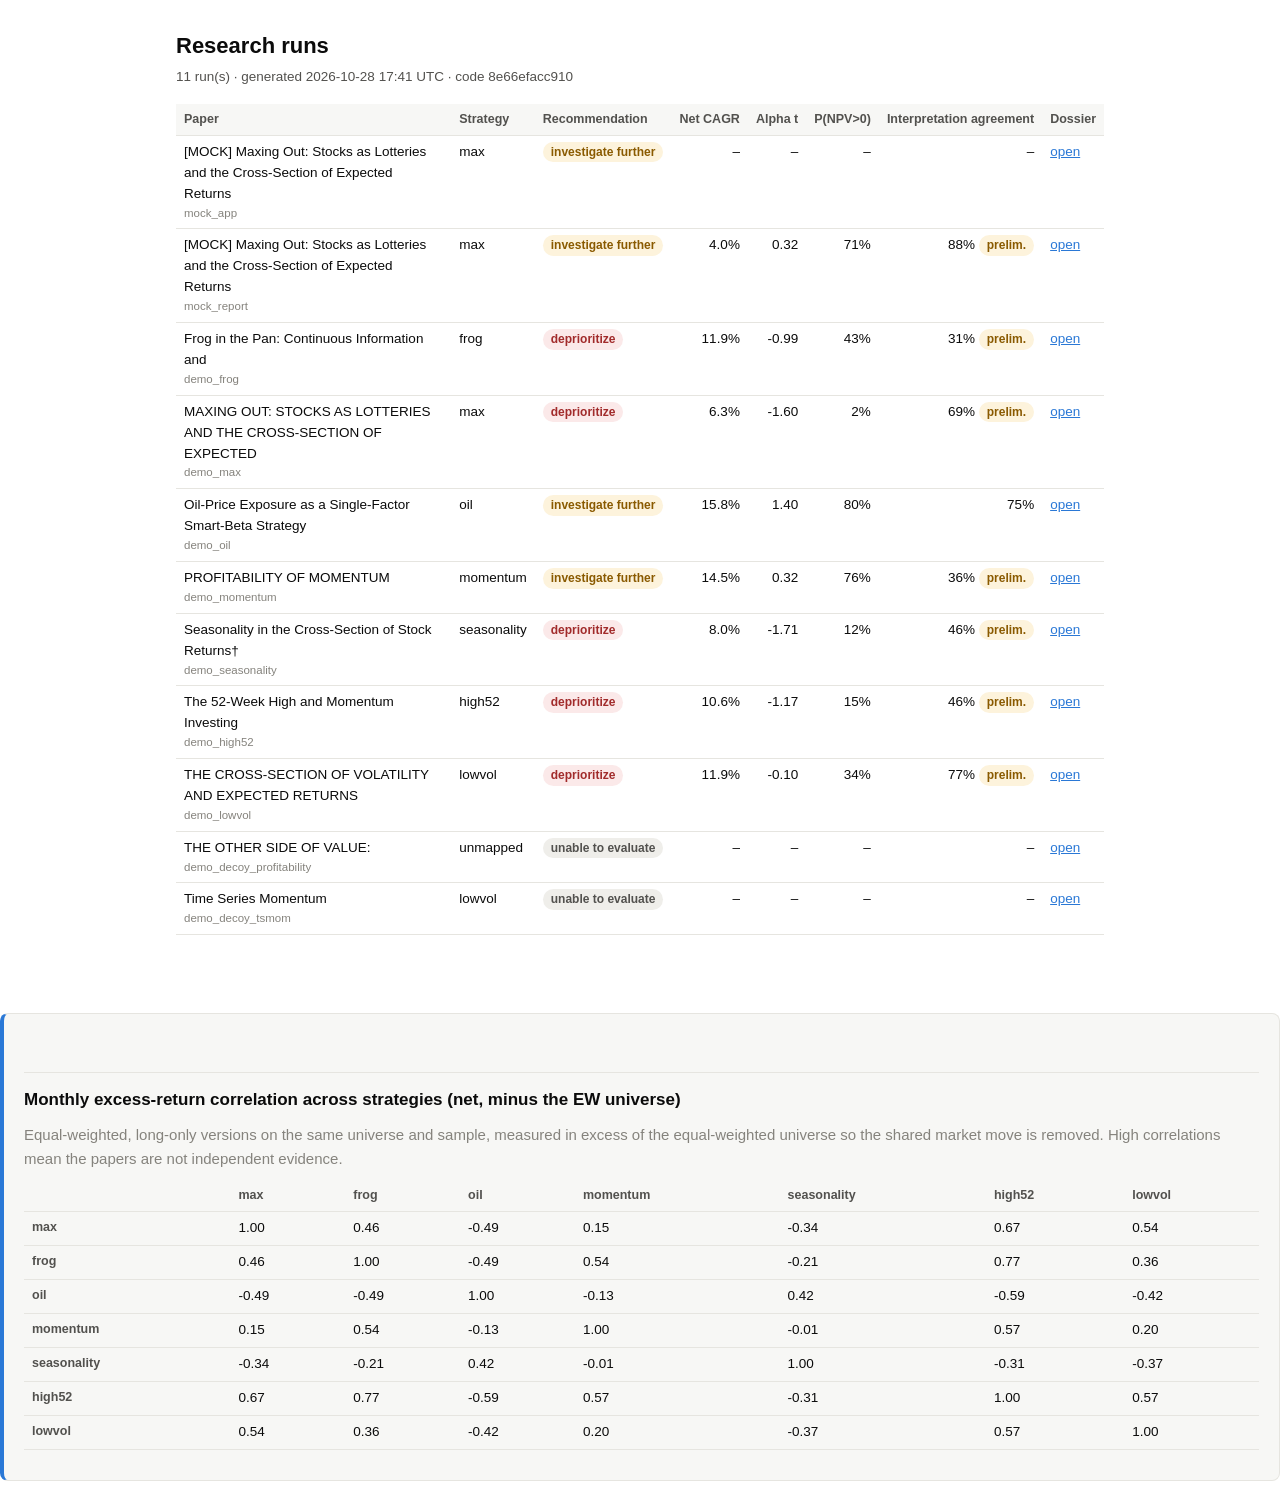
<file: runs/index.html>
<!doctype html>
<html lang="en">
<head>
<meta charset="utf-8">
<meta name="viewport" content="width=device-width, initial-scale=1">
<title>Research runs</title>
<style>:root {
  --ink: #0b0b0b; --ink-2: #52514e; --ink-3: #85837d; --line: #e6e5e0; --bg: #ffffff; --panel: #f7f7f5;
  --accent: #2a78d6; --accent-soft: #e8f1fb;
  --good: #1f7a3a; --good-bg: #e6f4ea; --warn: #8a5a00; --warn-bg: #fdf3dc; --bad: #a12b2b; --bad-bg: #fbe9e9;
  --neutral-bg: #efeeea;
}
* { box-sizing: border-box; }
body { margin: 0; background: var(--bg); color: var(--ink);
  font: 15px/1.55 -apple-system, BlinkMacSystemFont, "Segoe UI", Roboto, Helvetica, Arial, sans-serif; }
main { max-width: 960px; margin: 0 auto; padding: 32px 16px 48px; }
h1 { font-size: 22px; line-height: 1.3; margin: 0 0 4px; font-weight: 650; }
h2 { font-size: 17px; margin: 40px 0 10px; padding-top: 14px; border-top: 1px solid var(--line); font-weight: 650; }
h3 { font-size: 14px; margin: 20px 0 6px; color: var(--ink-2); font-weight: 600; }
p { margin: 6px 0 10px; }
.sub { color: var(--ink-2); font-size: 13.5px; }
.muted { color: var(--ink-3); }
a { color: var(--accent); }
table { border-collapse: collapse; width: 100%; font-size: 13.5px; margin: 6px 0 12px; }
th, td { text-align: left; padding: 6px 8px; border-bottom: 1px solid var(--line); vertical-align: top; }
th { color: var(--ink-2); font-weight: 600; font-size: 12.5px; background: var(--panel); }
td.n, th.n { text-align: right; font-variant-numeric: tabular-nums; white-space: nowrap; }
.scroll { overflow-x: auto; }
.card { border: 1px solid var(--line); border-left: 4px solid var(--accent); border-radius: 8px; padding: 18px 20px;
  background: var(--panel); margin: 18px 0; }
.card .word { font-size: 26px; font-weight: 700; text-transform: capitalize; margin: 0 0 6px; }
.card.pursue { border-left-color: var(--good); } .card.pursue .word { color: var(--good); }
.card.investigate-further { border-left-color: var(--warn); } .card.investigate-further .word { color: var(--warn); }
.card.deprioritize { border-left-color: var(--bad); } .card.deprioritize .word { color: var(--bad); }
.card.unable-to-evaluate { border-left-color: var(--ink-3); } .card.unable-to-evaluate .word { color: var(--ink-2); }
.card ul { margin: 6px 0; padding-left: 20px; }
.flags { display: flex; flex-wrap: wrap; gap: 6px; margin: 10px 0; }
.badge { display: inline-block; padding: 1px 8px; border-radius: 999px; font-size: 12px; font-weight: 600;
  background: var(--neutral-bg); color: var(--ink-2); white-space: nowrap; }
.badge.good, .badge.green, .badge.positive, .badge.strong, .badge.stated { background: var(--good-bg); color: var(--good); }
.badge.amber, .badge.mixed, .badge.moderate, .badge.uncertain, .badge.assumed, .badge.preliminary { background: var(--warn-bg); color: var(--warn); }
.badge.red, .badge.negative, .badge.weak, .badge.bad, .badge.unresolved { background: var(--bad-bg); color: var(--bad); }
.badge.adapted { background: var(--accent-soft); color: var(--accent); }
.tick { color: var(--good); font-weight: 700; } .cross { color: var(--bad); font-weight: 700; }
details summary { cursor: pointer; color: var(--ink-2); font-size: 12.5px; }
details blockquote { margin: 6px 0; padding: 6px 10px; border-left: 3px solid var(--line); color: var(--ink-2); font-size: 13px; }
img.chart { width: 100%; height: auto; display: block; margin: 8px 0; }
.grid2 { display: grid; grid-template-columns: 1fr 1fr; gap: 12px; }
.grid3 { display: grid; grid-template-columns: repeat(3, 1fr); gap: 12px; }
@media (max-width: 720px) { .grid2, .grid3 { grid-template-columns: 1fr; } }
.kv td:first-child { color: var(--ink-2); width: 42%; }
.headline { display: grid; grid-template-columns: repeat(4, 1fr); gap: 10px; margin: 10px 0; }
@media (max-width: 720px) { .headline { grid-template-columns: 1fr 1fr; } }
.stat { background: var(--panel); border-radius: 8px; padding: 10px 12px; }
.stat .v { font-size: 20px; font-weight: 650; font-variant-numeric: tabular-nums; }
.stat .l { font-size: 12px; color: var(--ink-2); }
.narr { background: var(--panel); border-radius: 8px; padding: 2px 16px 8px; }
footer { margin-top: 48px; padding-top: 12px; border-top: 1px solid var(--line); color: var(--ink-3); font-size: 12px; }
code { font-size: 12.5px; background: var(--panel); padding: 1px 4px; border-radius: 4px; }
</style>
</head>
<body>
<main>
<h1>Research runs</h1>
<p class="sub">11 run(s) · generated 2026-10-28 17:41 UTC · code 8e66efacc910</p>
<div class="scroll"><table>
<tr><th>Paper</th><th>Strategy</th><th>Recommendation</th><th class="n">Net CAGR</th><th class="n">Alpha t</th><th class="n">P(NPV&gt;0)</th><th class="n">Interpretation agreement</th><th>Dossier</th></tr>
<tr>
  <td>[MOCK] Maxing Out: Stocks as Lotteries and the Cross-Section of Expected Returns<div class="muted" style="font-size:11.5px">mock_app</div></td>
  <td>max</td>
  <td><span class="badge amber">investigate further</span>
</td>
  <td class="n">–</td>
  <td class="n">–</td>
  <td class="n">–</td>
  <td class="n">–</td>
  <td><a href="mock_app/dossier.html">open</a></td>
</tr>
<tr>
  <td>[MOCK] Maxing Out: Stocks as Lotteries and the Cross-Section of Expected Returns<div class="muted" style="font-size:11.5px">mock_report</div></td>
  <td>max</td>
  <td><span class="badge amber">investigate further</span>
</td>
  <td class="n">4.0%</td>
  <td class="n">0.32</td>
  <td class="n">71%</td>
  <td class="n">88% <span class="badge preliminary">prelim.</span></td>
  <td><a href="mock_report/dossier.html">open</a></td>
</tr>
<tr>
  <td>Frog in the Pan: Continuous Information and<div class="muted" style="font-size:11.5px">demo_frog</div></td>
  <td>frog</td>
  <td><span class="badge bad">deprioritize</span>
</td>
  <td class="n">11.9%</td>
  <td class="n">-0.99</td>
  <td class="n">43%</td>
  <td class="n">31% <span class="badge preliminary">prelim.</span></td>
  <td><a href="demo_frog/dossier.html">open</a></td>
</tr>
<tr>
  <td>MAXING OUT: STOCKS AS LOTTERIES AND THE CROSS-SECTION OF EXPECTED<div class="muted" style="font-size:11.5px">demo_max</div></td>
  <td>max</td>
  <td><span class="badge bad">deprioritize</span>
</td>
  <td class="n">6.3%</td>
  <td class="n">-1.60</td>
  <td class="n">2%</td>
  <td class="n">69% <span class="badge preliminary">prelim.</span></td>
  <td><a href="demo_max/dossier.html">open</a></td>
</tr>
<tr>
  <td>Oil-Price Exposure as a Single-Factor Smart-Beta Strategy<div class="muted" style="font-size:11.5px">demo_oil</div></td>
  <td>oil</td>
  <td><span class="badge amber">investigate further</span>
</td>
  <td class="n">15.8%</td>
  <td class="n">1.40</td>
  <td class="n">80%</td>
  <td class="n">75%</td>
  <td><a href="demo_oil/dossier.html">open</a></td>
</tr>
<tr>
  <td>PROFITABILITY OF MOMENTUM<div class="muted" style="font-size:11.5px">demo_momentum</div></td>
  <td>momentum</td>
  <td><span class="badge amber">investigate further</span>
</td>
  <td class="n">14.5%</td>
  <td class="n">0.32</td>
  <td class="n">76%</td>
  <td class="n">36% <span class="badge preliminary">prelim.</span></td>
  <td><a href="demo_momentum/dossier.html">open</a></td>
</tr>
<tr>
  <td>Seasonality in the Cross-Section of Stock Returns†<div class="muted" style="font-size:11.5px">demo_seasonality</div></td>
  <td>seasonality</td>
  <td><span class="badge bad">deprioritize</span>
</td>
  <td class="n">8.0%</td>
  <td class="n">-1.71</td>
  <td class="n">12%</td>
  <td class="n">46% <span class="badge preliminary">prelim.</span></td>
  <td><a href="demo_seasonality/dossier.html">open</a></td>
</tr>
<tr>
  <td>The 52-Week High and Momentum Investing<div class="muted" style="font-size:11.5px">demo_high52</div></td>
  <td>high52</td>
  <td><span class="badge bad">deprioritize</span>
</td>
  <td class="n">10.6%</td>
  <td class="n">-1.17</td>
  <td class="n">15%</td>
  <td class="n">46% <span class="badge preliminary">prelim.</span></td>
  <td><a href="demo_high52/dossier.html">open</a></td>
</tr>
<tr>
  <td>THE CROSS-SECTION OF VOLATILITY AND EXPECTED RETURNS<div class="muted" style="font-size:11.5px">demo_lowvol</div></td>
  <td>lowvol</td>
  <td><span class="badge bad">deprioritize</span>
</td>
  <td class="n">11.9%</td>
  <td class="n">-0.10</td>
  <td class="n">34%</td>
  <td class="n">77% <span class="badge preliminary">prelim.</span></td>
  <td><a href="demo_lowvol/dossier.html">open</a></td>
</tr>
<tr>
  <td>THE OTHER SIDE OF VALUE:<div class="muted" style="font-size:11.5px">demo_decoy_profitability</div></td>
  <td>unmapped</td>
  <td><span class="badge ">unable to evaluate</span>
</td>
  <td class="n">–</td>
  <td class="n">–</td>
  <td class="n">–</td>
  <td class="n">–</td>
  <td><a href="demo_decoy_profitability/dossier.html">open</a></td>
</tr>
<tr>
  <td>Time Series Momentum<div class="muted" style="font-size:11.5px">demo_decoy_tsmom</div></td>
  <td>lowvol</td>
  <td><span class="badge ">unable to evaluate</span>
</td>
  <td class="n">–</td>
  <td class="n">–</td>
  <td class="n">–</td>
  <td class="n">–</td>
  <td><a href="demo_decoy_tsmom/dossier.html">open</a></td>
</tr>
</table></div>
</main>
<section class="card"><h2>Monthly excess-return correlation across strategies (net, minus the EW universe)</h2><p class="muted">Equal-weighted, long-only versions on the same universe and sample, measured in excess of the equal-weighted universe so the shared market move is removed. High correlations mean the papers are not independent evidence.</p><table><thead><tr><th></th><th>max</th><th>frog</th><th>oil</th><th>momentum</th><th>seasonality</th><th>high52</th><th>lowvol</th></tr></thead><tbody><tr><th>max</th><td>1.00</td><td>0.46</td><td>-0.49</td><td>0.15</td><td>-0.34</td><td>0.67</td><td>0.54</td></tr><tr><th>frog</th><td>0.46</td><td>1.00</td><td>-0.49</td><td>0.54</td><td>-0.21</td><td>0.77</td><td>0.36</td></tr><tr><th>oil</th><td>-0.49</td><td>-0.49</td><td>1.00</td><td>-0.13</td><td>0.42</td><td>-0.59</td><td>-0.42</td></tr><tr><th>momentum</th><td>0.15</td><td>0.54</td><td>-0.13</td><td>1.00</td><td>-0.01</td><td>0.57</td><td>0.20</td></tr><tr><th>seasonality</th><td>-0.34</td><td>-0.21</td><td>0.42</td><td>-0.01</td><td>1.00</td><td>-0.31</td><td>-0.37</td></tr><tr><th>high52</th><td>0.67</td><td>0.77</td><td>-0.59</td><td>0.57</td><td>-0.31</td><td>1.00</td><td>0.57</td></tr><tr><th>lowvol</th><td>0.54</td><td>0.36</td><td>-0.42</td><td>0.20</td><td>-0.37</td><td>0.57</td><td>1.00</td></tr></tbody></table></section>
</body>
</html>
</file>
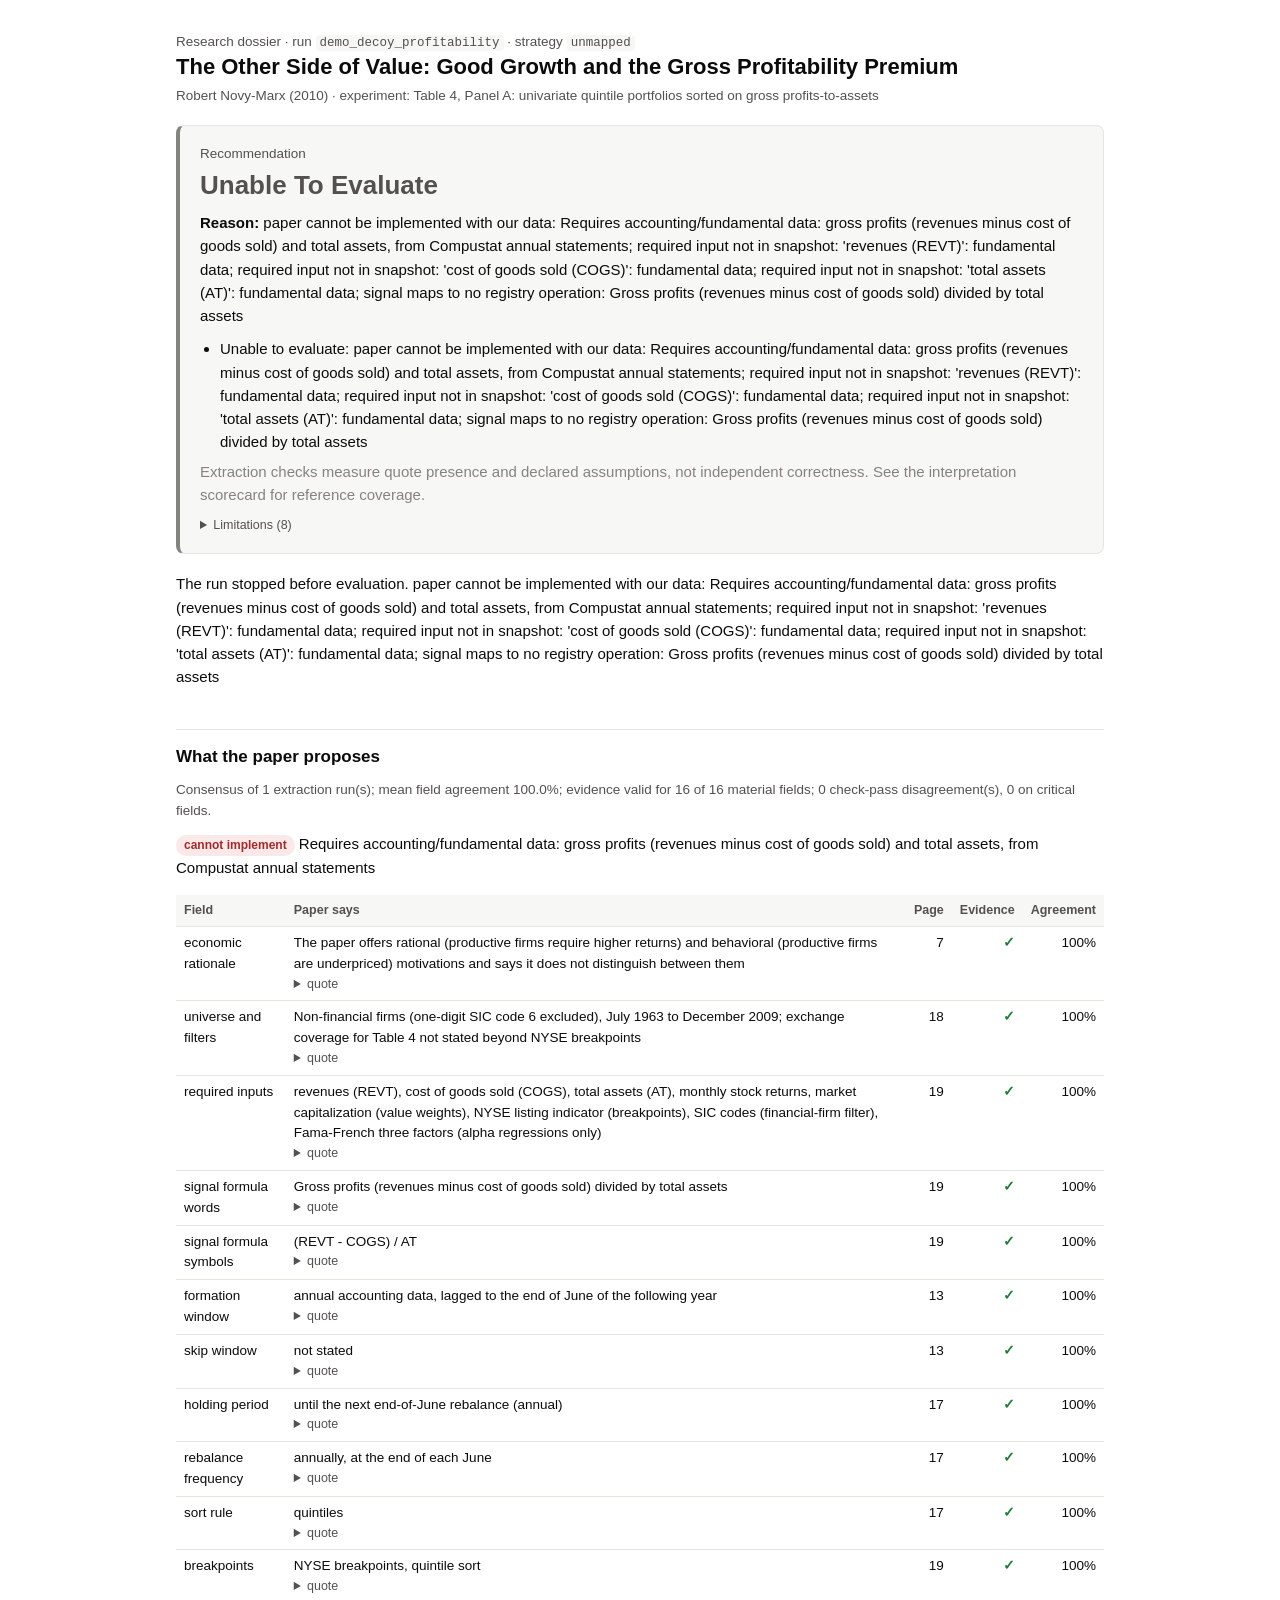
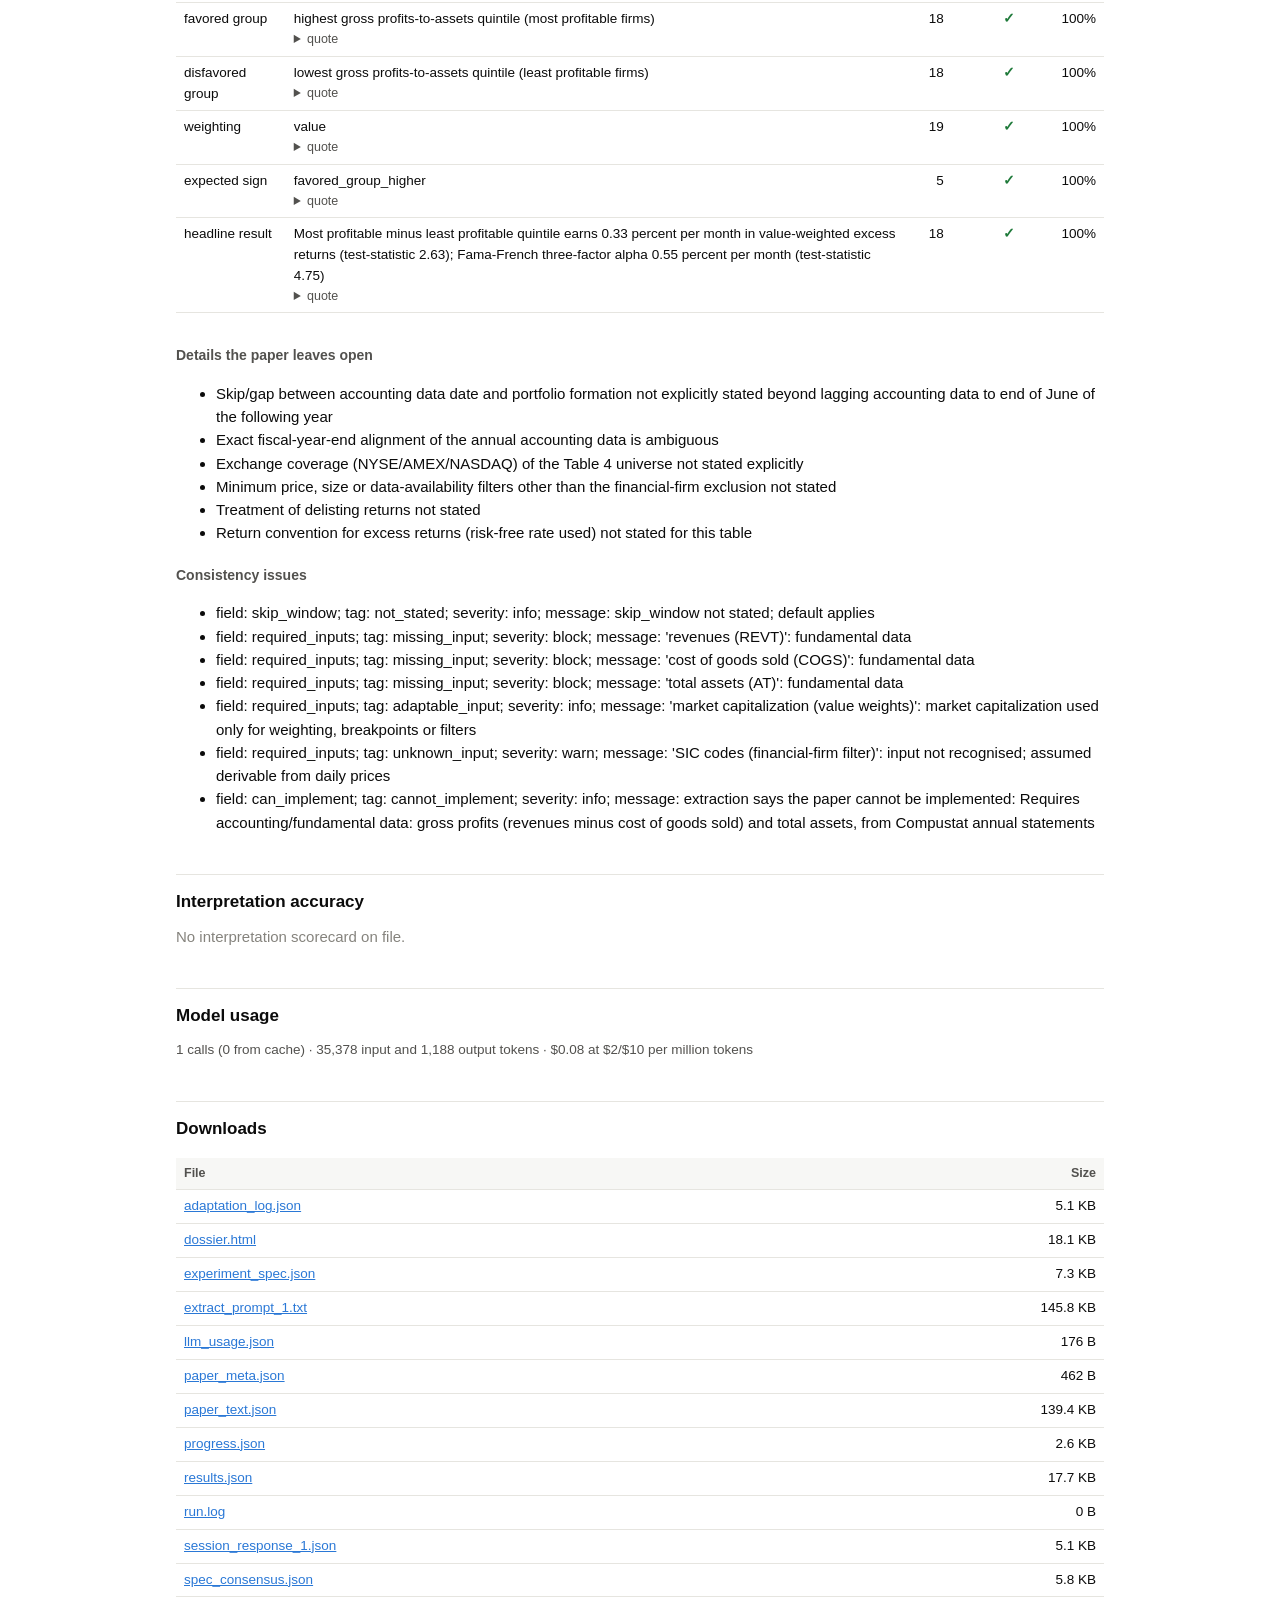
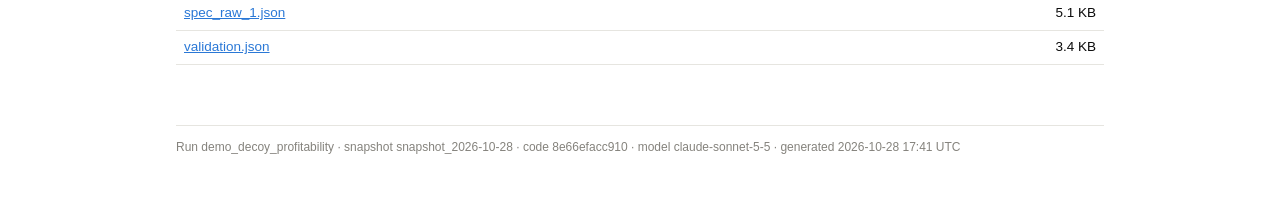
<file: runs/demo_decoy_profitability/dossier.html>
<!doctype html>
<html lang="en">
<head>
<meta charset="utf-8">
<meta name="viewport" content="width=device-width, initial-scale=1">
<title>The Other Side of Value: Good Growth and the Gross Profitability Premium · dossier</title>
<style>:root {
  --ink: #0b0b0b; --ink-2: #52514e; --ink-3: #85837d; --line: #e6e5e0; --bg: #ffffff; --panel: #f7f7f5;
  --accent: #2a78d6; --accent-soft: #e8f1fb;
  --good: #1f7a3a; --good-bg: #e6f4ea; --warn: #8a5a00; --warn-bg: #fdf3dc; --bad: #a12b2b; --bad-bg: #fbe9e9;
  --neutral-bg: #efeeea;
}
* { box-sizing: border-box; }
body { margin: 0; background: var(--bg); color: var(--ink);
  font: 15px/1.55 -apple-system, BlinkMacSystemFont, "Segoe UI", Roboto, Helvetica, Arial, sans-serif; }
main { max-width: 960px; margin: 0 auto; padding: 32px 16px 48px; }
h1 { font-size: 22px; line-height: 1.3; margin: 0 0 4px; font-weight: 650; }
h2 { font-size: 17px; margin: 40px 0 10px; padding-top: 14px; border-top: 1px solid var(--line); font-weight: 650; }
h3 { font-size: 14px; margin: 20px 0 6px; color: var(--ink-2); font-weight: 600; }
p { margin: 6px 0 10px; }
.sub { color: var(--ink-2); font-size: 13.5px; }
.muted { color: var(--ink-3); }
a { color: var(--accent); }
table { border-collapse: collapse; width: 100%; font-size: 13.5px; margin: 6px 0 12px; }
th, td { text-align: left; padding: 6px 8px; border-bottom: 1px solid var(--line); vertical-align: top; }
th { color: var(--ink-2); font-weight: 600; font-size: 12.5px; background: var(--panel); }
td.n, th.n { text-align: right; font-variant-numeric: tabular-nums; white-space: nowrap; }
.scroll { overflow-x: auto; }
.card { border: 1px solid var(--line); border-left: 4px solid var(--accent); border-radius: 8px; padding: 18px 20px;
  background: var(--panel); margin: 18px 0; }
.card .word { font-size: 26px; font-weight: 700; text-transform: capitalize; margin: 0 0 6px; }
.card.pursue { border-left-color: var(--good); } .card.pursue .word { color: var(--good); }
.card.investigate-further { border-left-color: var(--warn); } .card.investigate-further .word { color: var(--warn); }
.card.deprioritize { border-left-color: var(--bad); } .card.deprioritize .word { color: var(--bad); }
.card.unable-to-evaluate { border-left-color: var(--ink-3); } .card.unable-to-evaluate .word { color: var(--ink-2); }
.card ul { margin: 6px 0; padding-left: 20px; }
.flags { display: flex; flex-wrap: wrap; gap: 6px; margin: 10px 0; }
.badge { display: inline-block; padding: 1px 8px; border-radius: 999px; font-size: 12px; font-weight: 600;
  background: var(--neutral-bg); color: var(--ink-2); white-space: nowrap; }
.badge.good, .badge.green, .badge.positive, .badge.strong, .badge.stated { background: var(--good-bg); color: var(--good); }
.badge.amber, .badge.mixed, .badge.moderate, .badge.uncertain, .badge.assumed, .badge.preliminary { background: var(--warn-bg); color: var(--warn); }
.badge.red, .badge.negative, .badge.weak, .badge.bad, .badge.unresolved { background: var(--bad-bg); color: var(--bad); }
.badge.adapted { background: var(--accent-soft); color: var(--accent); }
.tick { color: var(--good); font-weight: 700; } .cross { color: var(--bad); font-weight: 700; }
details summary { cursor: pointer; color: var(--ink-2); font-size: 12.5px; }
details blockquote { margin: 6px 0; padding: 6px 10px; border-left: 3px solid var(--line); color: var(--ink-2); font-size: 13px; }
img.chart { width: 100%; height: auto; display: block; margin: 8px 0; }
.grid2 { display: grid; grid-template-columns: 1fr 1fr; gap: 12px; }
.grid3 { display: grid; grid-template-columns: repeat(3, 1fr); gap: 12px; }
@media (max-width: 720px) { .grid2, .grid3 { grid-template-columns: 1fr; } }
.kv td:first-child { color: var(--ink-2); width: 42%; }
.headline { display: grid; grid-template-columns: repeat(4, 1fr); gap: 10px; margin: 10px 0; }
@media (max-width: 720px) { .headline { grid-template-columns: 1fr 1fr; } }
.stat { background: var(--panel); border-radius: 8px; padding: 10px 12px; }
.stat .v { font-size: 20px; font-weight: 650; font-variant-numeric: tabular-nums; }
.stat .l { font-size: 12px; color: var(--ink-2); }
.narr { background: var(--panel); border-radius: 8px; padding: 2px 16px 8px; }
footer { margin-top: 48px; padding-top: 12px; border-top: 1px solid var(--line); color: var(--ink-3); font-size: 12px; }
code { font-size: 12.5px; background: var(--panel); padding: 1px 4px; border-radius: 4px; }
</style>
</head>
<body>
<main>
<div class="sub">Research dossier · run <code>demo_decoy_profitability</code> · strategy <code>unmapped</code></div>
<h1>The Other Side of Value: Good Growth and the Gross Profitability Premium</h1>
<div class="sub">Robert Novy-Marx (2010) · experiment: Table 4, Panel A: univariate quintile portfolios sorted on gross profits-to-assets</div>

<!-- 1. recommendation card -->
<section class="card unable-to-evaluate" id="recommendation">
  <div class="sub">Recommendation</div>
  <div class="word">unable to evaluate</div>
<p><strong>Reason:</strong> paper cannot be implemented with our data: Requires accounting/fundamental data: gross profits (revenues minus cost of goods sold) and total assets, from Compustat annual statements; required input not in snapshot: &#39;revenues (REVT)&#39;: fundamental data; required input not in snapshot: &#39;cost of goods sold (COGS)&#39;: fundamental data; required input not in snapshot: &#39;total assets (AT)&#39;: fundamental data; signal maps to no registry operation: Gross profits (revenues minus cost of goods sold) divided by total assets</p>  <ul><li>Unable to evaluate: paper cannot be implemented with our data: Requires accounting/fundamental data: gross profits (revenues minus cost of goods sold) and total assets, from Compustat annual statements; required input not in snapshot: &#39;revenues (REVT)&#39;: fundamental data; required input not in snapshot: &#39;cost of goods sold (COGS)&#39;: fundamental data; required input not in snapshot: &#39;total assets (AT)&#39;: fundamental data; signal maps to no registry operation: Gross profits (revenues minus cost of goods sold) divided by total assets</li></ul>
  <p class="muted">Extraction checks measure quote presence and declared assumptions, not independent correctness.
See the interpretation scorecard for reference coverage.</p>
  <details><summary>Limitations (8)</summary>
  <ul><li>Survivor universe: today&#39;s index constituents only (0 excluded for missing Yahoo data); delisted names are absent, which flatters returns.</li><li>Equal weighting (paper: value).</li><li>Long-only adaptation: the strategy holds the favored group only; no short leg.</li><li>Sample 2015-2025 lies entirely after publication.</li><li>Cash earns zero yield.</li><li>Returns use Yahoo adjusted-close conventions (dividends and splits folded in).</li><li>Effort reduction from the engine is not measured.</li><li>4 fields assumed (paper silent; labeled defaults) and 7 fields adapted.</li></ul>
  </details>
</section>

<!-- 2. summary -->
<section id="summary"><p>The run stopped before evaluation. paper cannot be implemented with our data: Requires accounting/fundamental data: gross profits (revenues minus cost of goods sold) and total assets, from Compustat annual statements; required input not in snapshot: &#39;revenues (REVT)&#39;: fundamental data; required input not in snapshot: &#39;cost of goods sold (COGS)&#39;: fundamental data; required input not in snapshot: &#39;total assets (AT)&#39;: fundamental data; signal maps to no registry operation: Gross profits (revenues minus cost of goods sold) divided by total assets</p></section>

<!-- 3. what the paper proposes -->
<h2 id="paper">What the paper proposes</h2>
<p class="sub">Consensus of 1 extraction run(s); mean field agreement 100.0%;
evidence valid for 16 of 16 material fields;
0 check-pass disagreement(s), 0 on critical fields.</p>
<p><span class="badge bad">cannot implement</span> Requires accounting/fundamental data: gross profits (revenues minus cost of goods sold) and total assets, from Compustat annual statements</p><div class="scroll"><table>
<tr><th>Field</th><th>Paper says</th><th class="n">Page</th><th class="n">Evidence</th><th class="n">Agreement</th></tr>
<tr>
  <td>economic rationale</td>
  <td>The paper offers rational (productive firms require higher returns) and behavioral (productive firms are underpriced) motivations and says it does not distinguish between them
<details><summary>quote</summary><blockquote>Distinguishing between competing stories for the observed proﬁtability premium is,</blockquote></details></td>
  <td class="n">7</td>
  <td class="n"><span class="tick" title="quote found on cited page">✓</span></td>
  <td class="n">100%</td>
</tr>
<tr>
  <td>universe and filters</td>
  <td>Non-financial firms (one-digit SIC code 6 excluded), July 1963 to December 2009; exchange coverage for Table 4 not stated beyond NYSE breakpoints
<details><summary>quote</summary><blockquote>ﬁrms (those with one-digit SIC codes of six), and covers July 1963 to December 2009.</blockquote></details></td>
  <td class="n">18</td>
  <td class="n"><span class="tick" title="quote found on cited page">✓</span></td>
  <td class="n">100%</td>
</tr>
<tr>
  <td>required inputs</td>
  <td>revenues (REVT), cost of goods sold (COGS), total assets (AT), monthly stock returns, market capitalization (value weights), NYSE listing indicator (breakpoints), SIC codes (financial-firm filter), Fama-French three factors (alpha regressions only)
<details><summary>quote</summary><blockquote>proﬁts-to-assets ((REVT - COGS) / A T), employing NYSE break points, and results of time-series</blockquote></details></td>
  <td class="n">19</td>
  <td class="n"><span class="tick" title="quote found on cited page">✓</span></td>
  <td class="n">100%</td>
</tr>
<tr>
  <td>signal formula words</td>
  <td>Gross profits (revenues minus cost of goods sold) divided by total assets
<details><summary>quote</summary><blockquote>proﬁts-to-assets ((REVT - COGS) / A T), employing NYSE break points, and results of time-series</blockquote></details></td>
  <td class="n">19</td>
  <td class="n"><span class="tick" title="quote found on cited page">✓</span></td>
  <td class="n">100%</td>
</tr>
<tr>
  <td>signal formula symbols</td>
  <td>(REVT - COGS) / AT
<details><summary>quote</summary><blockquote>proﬁts-to-assets ((REVT - COGS) / A T), employing NYSE break points, and results of time-series</blockquote></details></td>
  <td class="n">19</td>
  <td class="n"><span class="tick" title="quote found on cited page">✓</span></td>
  <td class="n">100%</td>
</tr>
<tr>
  <td>formation window</td>
  <td>annual accounting data, lagged to the end of June of the following year
<details><summary>quote</summary><blockquote>data to the end of June of the following year, asset pricing te sts start with the returns over July 1963.</blockquote></details></td>
  <td class="n">13</td>
  <td class="n"><span class="tick" title="quote found on cited page">✓</span></td>
  <td class="n">100%</td>
</tr>
<tr>
  <td>skip window</td>
  <td>not stated
<details><summary>quote</summary><blockquote>data to the end of June of the following year, asset pricing te sts start with the returns over July 1963.</blockquote></details></td>
  <td class="n">13</td>
  <td class="n"><span class="tick" title="quote found on cited page">✓</span></td>
  <td class="n">100%</td>
</tr>
<tr>
  <td>holding period</td>
  <td>until the next end-of-June rebalance (annual)
<details><summary>quote</summary><blockquote>(NYSE) break points, and are rebalanced at the end of each Jun e. The table shows the port-</blockquote></details></td>
  <td class="n">17</td>
  <td class="n"><span class="tick" title="quote found on cited page">✓</span></td>
  <td class="n">100%</td>
</tr>
<tr>
  <td>rebalance frequency</td>
  <td>annually, at the end of each June
<details><summary>quote</summary><blockquote>(NYSE) break points, and are rebalanced at the end of each Jun e. The table shows the port-</blockquote></details></td>
  <td class="n">17</td>
  <td class="n"><span class="tick" title="quote found on cited page">✓</span></td>
  <td class="n">100%</td>
</tr>
<tr>
  <td>sort rule</td>
  <td>quintiles
<details><summary>quote</summary><blockquote>A T). Portfolios are constructed using a quintile sort, base d on New Y ork Stock Exchange</blockquote></details></td>
  <td class="n">17</td>
  <td class="n"><span class="tick" title="quote found on cited page">✓</span></td>
  <td class="n">100%</td>
</tr>
<tr>
  <td>breakpoints</td>
  <td>NYSE breakpoints, quintile sort
<details><summary>quote</summary><blockquote>proﬁts-to-assets ((REVT - COGS) / A T), employing NYSE break points, and results of time-series</blockquote></details></td>
  <td class="n">19</td>
  <td class="n"><span class="tick" title="quote found on cited page">✓</span></td>
  <td class="n">100%</td>
</tr>
<tr>
  <td>favored group</td>
  <td>highest gross profits-to-assets quintile (most profitable firms)
<details><summary>quote</summary><blockquote>generally increasing with proﬁtability, with the most proﬁ table ﬁrms earning 0.33 percent</blockquote></details></td>
  <td class="n">18</td>
  <td class="n"><span class="tick" title="quote found on cited page">✓</span></td>
  <td class="n">100%</td>
</tr>
<tr>
  <td>disfavored group</td>
  <td>lowest gross profits-to-assets quintile (least profitable firms)
<details><summary>quote</summary><blockquote>per month higher average returns than the least proﬁtable ﬁr ms, with a test-statistic of</blockquote></details></td>
  <td class="n">18</td>
  <td class="n"><span class="tick" title="quote found on cited page">✓</span></td>
  <td class="n">100%</td>
</tr>
<tr>
  <td>weighting</td>
  <td>value
<details><summary>quote</summary><blockquote>This table shows monthly value-weighted average excess ret urns to portfolios sorted on gross</blockquote></details></td>
  <td class="n">19</td>
  <td class="n"><span class="tick" title="quote found on cited page">✓</span></td>
  <td class="n">100%</td>
</tr>
<tr>
  <td>expected sign</td>
  <td>favored_group_higher
<details><summary>quote</summary><blockquote>itable ﬁrms earn signiﬁcantly higher average returns than u nproﬁtable ﬁrms. They do so</blockquote></details></td>
  <td class="n">5</td>
  <td class="n"><span class="tick" title="quote found on cited page">✓</span></td>
  <td class="n">100%</td>
</tr>
<tr>
  <td>headline result</td>
  <td>Most profitable minus least profitable quintile earns 0.33 percent per month in value-weighted excess returns (test-statistic 2.63); Fama-French three-factor alpha 0.55 percent per month (test-statistic 4.75)
<details><summary>quote</summary><blockquote>generally increasing with proﬁtability, with the most proﬁ table ﬁrms earning 0.33 percent</blockquote></details></td>
  <td class="n">18</td>
  <td class="n"><span class="tick" title="quote found on cited page">✓</span></td>
  <td class="n">100%</td>
</tr>
</table></div>
<h3>Details the paper leaves open</h3><ul><li>Skip/gap between accounting data date and portfolio formation not explicitly stated beyond lagging accounting data to end of June of the following year</li><li>Exact fiscal-year-end alignment of the annual accounting data is ambiguous</li><li>Exchange coverage (NYSE/AMEX/NASDAQ) of the Table 4 universe not stated explicitly</li><li>Minimum price, size or data-availability filters other than the financial-firm exclusion not stated</li><li>Treatment of delisting returns not stated</li><li>Return convention for excess returns (risk-free rate used) not stated for this table</li></ul><h3>Consistency issues</h3><ul><li>field: skip_window; tag: not_stated; severity: info; message: skip_window not stated; default applies</li><li>field: required_inputs; tag: missing_input; severity: block; message: &#39;revenues (REVT)&#39;: fundamental data</li><li>field: required_inputs; tag: missing_input; severity: block; message: &#39;cost of goods sold (COGS)&#39;: fundamental data</li><li>field: required_inputs; tag: missing_input; severity: block; message: &#39;total assets (AT)&#39;: fundamental data</li><li>field: required_inputs; tag: adaptable_input; severity: info; message: &#39;market capitalization (value weights)&#39;: market capitalization used only for weighting, breakpoints or filters</li><li>field: required_inputs; tag: unknown_input; severity: warn; message: &#39;SIC codes (financial-firm filter)&#39;: input not recognised; assumed derivable from daily prices</li><li>field: can_implement; tag: cannot_implement; severity: info; message: extraction says the paper cannot be implemented: Requires accounting/fundamental data: gross profits (revenues minus cost of goods sold) and total assets, from Compustat annual statements</li></ul>

<!-- 10. interpretation accuracy -->
<h2 id="interpretation">Interpretation accuracy </h2>
<p class="muted">No interpretation scorecard on file.</p>
<!-- 11. narrative -->

<h2 id="usage">Model usage</h2>
<p class="sub">1 calls (0 from cache) · 35,378 input and 1,188 output tokens · $0.08 at $2/$10 per million tokens</p>

<!-- 12. downloads -->
<h2 id="downloads">Downloads</h2>
<div class="scroll"><table><tr><th>File</th><th class="n">Size</th></tr>
<tr><td><a href="adaptation_log.json">adaptation_log.json</a></td><td class="n">5.1 KB</td></tr><tr><td><a href="dossier.html">dossier.html</a></td><td class="n">18.1 KB</td></tr><tr><td><a href="experiment_spec.json">experiment_spec.json</a></td><td class="n">7.3 KB</td></tr><tr><td><a href="extract_prompt_1.txt">extract_prompt_1.txt</a></td><td class="n">145.8 KB</td></tr><tr><td><a href="llm_usage.json">llm_usage.json</a></td><td class="n">176 B</td></tr><tr><td><a href="paper_meta.json">paper_meta.json</a></td><td class="n">462 B</td></tr><tr><td><a href="paper_text.json">paper_text.json</a></td><td class="n">139.4 KB</td></tr><tr><td><a href="progress.json">progress.json</a></td><td class="n">2.6 KB</td></tr><tr><td><a href="results.json">results.json</a></td><td class="n">17.7 KB</td></tr><tr><td><a href="run.log">run.log</a></td><td class="n">0 B</td></tr><tr><td><a href="session_response_1.json">session_response_1.json</a></td><td class="n">5.1 KB</td></tr><tr><td><a href="spec_consensus.json">spec_consensus.json</a></td><td class="n">5.8 KB</td></tr><tr><td><a href="spec_raw_1.json">spec_raw_1.json</a></td><td class="n">5.1 KB</td></tr><tr><td><a href="validation.json">validation.json</a></td><td class="n">3.4 KB</td></tr></table></div>

<footer>
Run demo_decoy_profitability · snapshot snapshot_2026-10-28 · code 8e66efacc910 · model claude-sonnet-5-5 · generated 2026-10-28 17:41 UTC
</footer>
</main>
</body>
</html>
</file>
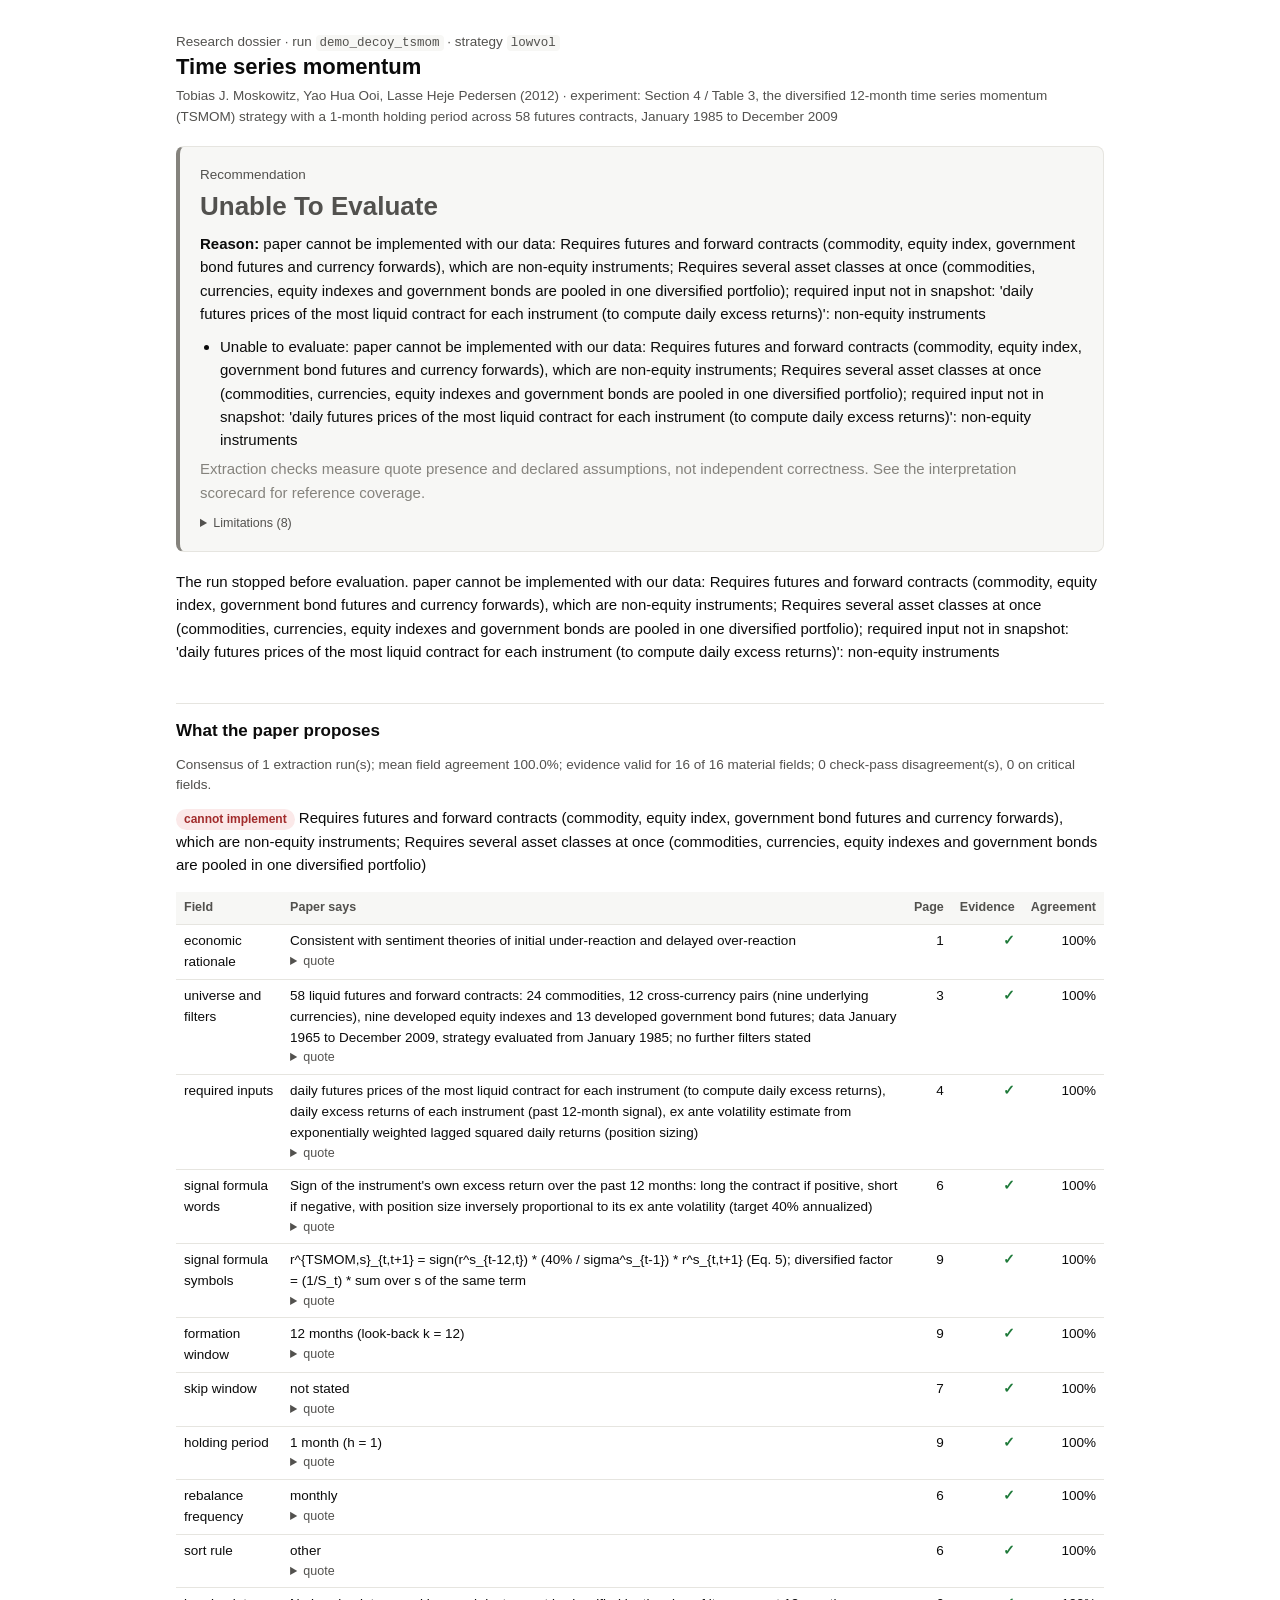
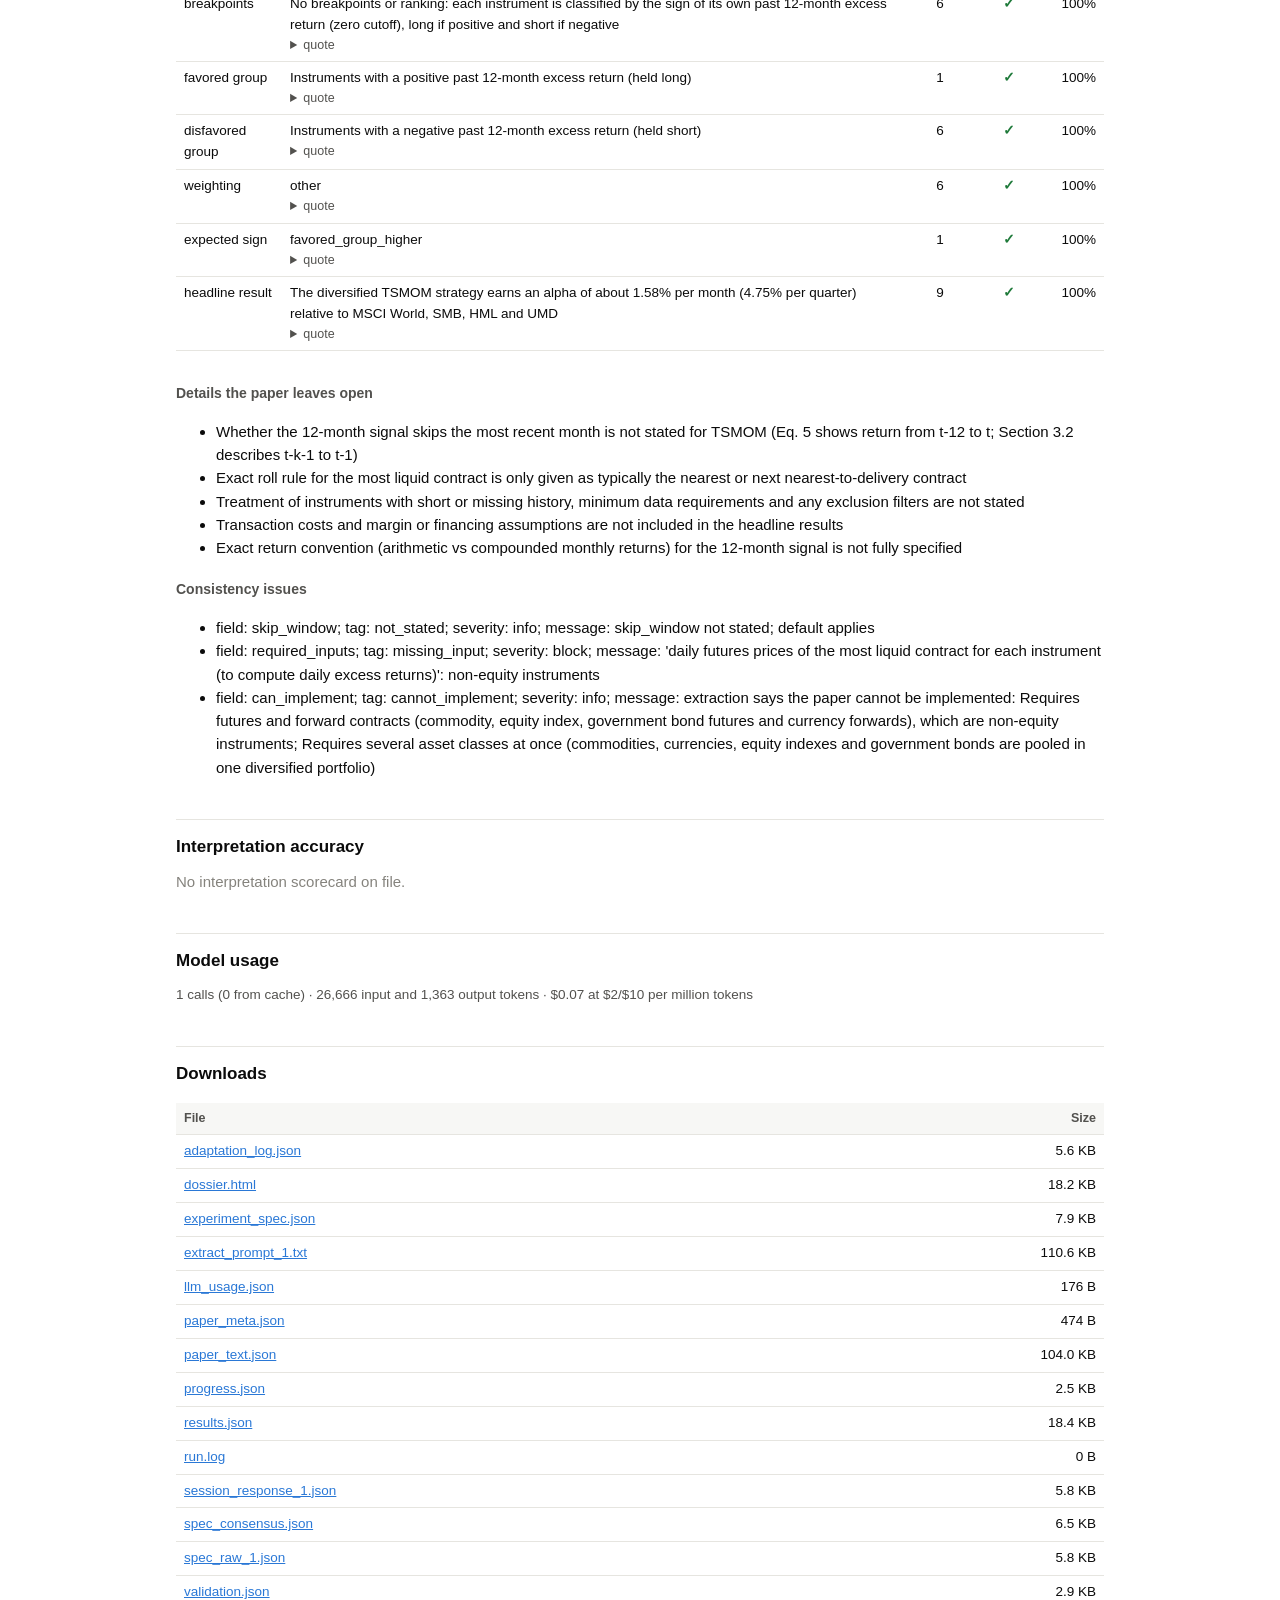
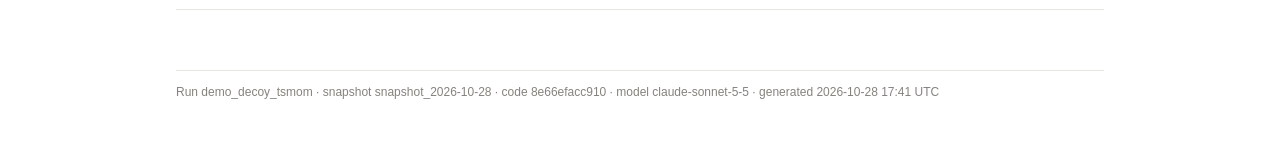
<file: runs/demo_decoy_tsmom/dossier.html>
<!doctype html>
<html lang="en">
<head>
<meta charset="utf-8">
<meta name="viewport" content="width=device-width, initial-scale=1">
<title>Time series momentum · dossier</title>
<style>:root {
  --ink: #0b0b0b; --ink-2: #52514e; --ink-3: #85837d; --line: #e6e5e0; --bg: #ffffff; --panel: #f7f7f5;
  --accent: #2a78d6; --accent-soft: #e8f1fb;
  --good: #1f7a3a; --good-bg: #e6f4ea; --warn: #8a5a00; --warn-bg: #fdf3dc; --bad: #a12b2b; --bad-bg: #fbe9e9;
  --neutral-bg: #efeeea;
}
* { box-sizing: border-box; }
body { margin: 0; background: var(--bg); color: var(--ink);
  font: 15px/1.55 -apple-system, BlinkMacSystemFont, "Segoe UI", Roboto, Helvetica, Arial, sans-serif; }
main { max-width: 960px; margin: 0 auto; padding: 32px 16px 48px; }
h1 { font-size: 22px; line-height: 1.3; margin: 0 0 4px; font-weight: 650; }
h2 { font-size: 17px; margin: 40px 0 10px; padding-top: 14px; border-top: 1px solid var(--line); font-weight: 650; }
h3 { font-size: 14px; margin: 20px 0 6px; color: var(--ink-2); font-weight: 600; }
p { margin: 6px 0 10px; }
.sub { color: var(--ink-2); font-size: 13.5px; }
.muted { color: var(--ink-3); }
a { color: var(--accent); }
table { border-collapse: collapse; width: 100%; font-size: 13.5px; margin: 6px 0 12px; }
th, td { text-align: left; padding: 6px 8px; border-bottom: 1px solid var(--line); vertical-align: top; }
th { color: var(--ink-2); font-weight: 600; font-size: 12.5px; background: var(--panel); }
td.n, th.n { text-align: right; font-variant-numeric: tabular-nums; white-space: nowrap; }
.scroll { overflow-x: auto; }
.card { border: 1px solid var(--line); border-left: 4px solid var(--accent); border-radius: 8px; padding: 18px 20px;
  background: var(--panel); margin: 18px 0; }
.card .word { font-size: 26px; font-weight: 700; text-transform: capitalize; margin: 0 0 6px; }
.card.pursue { border-left-color: var(--good); } .card.pursue .word { color: var(--good); }
.card.investigate-further { border-left-color: var(--warn); } .card.investigate-further .word { color: var(--warn); }
.card.deprioritize { border-left-color: var(--bad); } .card.deprioritize .word { color: var(--bad); }
.card.unable-to-evaluate { border-left-color: var(--ink-3); } .card.unable-to-evaluate .word { color: var(--ink-2); }
.card ul { margin: 6px 0; padding-left: 20px; }
.flags { display: flex; flex-wrap: wrap; gap: 6px; margin: 10px 0; }
.badge { display: inline-block; padding: 1px 8px; border-radius: 999px; font-size: 12px; font-weight: 600;
  background: var(--neutral-bg); color: var(--ink-2); white-space: nowrap; }
.badge.good, .badge.green, .badge.positive, .badge.strong, .badge.stated { background: var(--good-bg); color: var(--good); }
.badge.amber, .badge.mixed, .badge.moderate, .badge.uncertain, .badge.assumed, .badge.preliminary { background: var(--warn-bg); color: var(--warn); }
.badge.red, .badge.negative, .badge.weak, .badge.bad, .badge.unresolved { background: var(--bad-bg); color: var(--bad); }
.badge.adapted { background: var(--accent-soft); color: var(--accent); }
.tick { color: var(--good); font-weight: 700; } .cross { color: var(--bad); font-weight: 700; }
details summary { cursor: pointer; color: var(--ink-2); font-size: 12.5px; }
details blockquote { margin: 6px 0; padding: 6px 10px; border-left: 3px solid var(--line); color: var(--ink-2); font-size: 13px; }
img.chart { width: 100%; height: auto; display: block; margin: 8px 0; }
.grid2 { display: grid; grid-template-columns: 1fr 1fr; gap: 12px; }
.grid3 { display: grid; grid-template-columns: repeat(3, 1fr); gap: 12px; }
@media (max-width: 720px) { .grid2, .grid3 { grid-template-columns: 1fr; } }
.kv td:first-child { color: var(--ink-2); width: 42%; }
.headline { display: grid; grid-template-columns: repeat(4, 1fr); gap: 10px; margin: 10px 0; }
@media (max-width: 720px) { .headline { grid-template-columns: 1fr 1fr; } }
.stat { background: var(--panel); border-radius: 8px; padding: 10px 12px; }
.stat .v { font-size: 20px; font-weight: 650; font-variant-numeric: tabular-nums; }
.stat .l { font-size: 12px; color: var(--ink-2); }
.narr { background: var(--panel); border-radius: 8px; padding: 2px 16px 8px; }
footer { margin-top: 48px; padding-top: 12px; border-top: 1px solid var(--line); color: var(--ink-3); font-size: 12px; }
code { font-size: 12.5px; background: var(--panel); padding: 1px 4px; border-radius: 4px; }
</style>
</head>
<body>
<main>
<div class="sub">Research dossier · run <code>demo_decoy_tsmom</code> · strategy <code>lowvol</code></div>
<h1>Time series momentum</h1>
<div class="sub">Tobias J. Moskowitz, Yao Hua Ooi, Lasse Heje Pedersen (2012) · experiment: Section 4 / Table 3, the diversified 12-month time series momentum (TSMOM) strategy with a 1-month holding period across 58 futures contracts, January 1985 to December 2009</div>

<!-- 1. recommendation card -->
<section class="card unable-to-evaluate" id="recommendation">
  <div class="sub">Recommendation</div>
  <div class="word">unable to evaluate</div>
<p><strong>Reason:</strong> paper cannot be implemented with our data: Requires futures and forward contracts (commodity, equity index, government bond futures and currency forwards), which are non-equity instruments; Requires several asset classes at once (commodities, currencies, equity indexes and government bonds are pooled in one diversified portfolio); required input not in snapshot: &#39;daily futures prices of the most liquid contract for each instrument (to compute daily excess returns)&#39;: non-equity instruments</p>  <ul><li>Unable to evaluate: paper cannot be implemented with our data: Requires futures and forward contracts (commodity, equity index, government bond futures and currency forwards), which are non-equity instruments; Requires several asset classes at once (commodities, currencies, equity indexes and government bonds are pooled in one diversified portfolio); required input not in snapshot: &#39;daily futures prices of the most liquid contract for each instrument (to compute daily excess returns)&#39;: non-equity instruments</li></ul>
  <p class="muted">Extraction checks measure quote presence and declared assumptions, not independent correctness.
See the interpretation scorecard for reference coverage.</p>
  <details><summary>Limitations (8)</summary>
  <ul><li>Survivor universe: today&#39;s index constituents only (0 excluded for missing Yahoo data); delisted names are absent, which flatters returns.</li><li>Equal weighting (paper: other).</li><li>Long-only adaptation: the strategy holds the favored group only; no short leg.</li><li>Sample 2015-2025 lies entirely after publication.</li><li>Cash earns zero yield.</li><li>Returns use Yahoo adjusted-close conventions (dividends and splits folded in).</li><li>Effort reduction from the engine is not measured.</li><li>4 fields assumed (paper silent; labeled defaults) and 5 fields adapted.</li></ul>
  </details>
</section>

<!-- 2. summary -->
<section id="summary"><p>The run stopped before evaluation. paper cannot be implemented with our data: Requires futures and forward contracts (commodity, equity index, government bond futures and currency forwards), which are non-equity instruments; Requires several asset classes at once (commodities, currencies, equity indexes and government bonds are pooled in one diversified portfolio); required input not in snapshot: &#39;daily futures prices of the most liquid contract for each instrument (to compute daily excess returns)&#39;: non-equity instruments</p></section>

<!-- 3. what the paper proposes -->
<h2 id="paper">What the paper proposes</h2>
<p class="sub">Consensus of 1 extraction run(s); mean field agreement 100.0%;
evidence valid for 16 of 16 material fields;
0 check-pass disagreement(s), 0 on critical fields.</p>
<p><span class="badge bad">cannot implement</span> Requires futures and forward contracts (commodity, equity index, government bond futures and currency forwards), which are non-equity instruments; Requires several asset classes at once (commodities, currencies, equity indexes and government bonds are pooled in one diversified portfolio)</p><div class="scroll"><table>
<tr><th>Field</th><th>Paper says</th><th class="n">Page</th><th class="n">Evidence</th><th class="n">Agreement</th></tr>
<tr>
  <td>economic rationale</td>
  <td>Consistent with sentiment theories of initial under-reaction and delayed over-reaction
<details><summary>quote</summary><blockquote>consistent with sentiment theories of initial under-reaction and delayed over-reaction.</blockquote></details></td>
  <td class="n">1</td>
  <td class="n"><span class="tick" title="quote found on cited page">✓</span></td>
  <td class="n">100%</td>
</tr>
<tr>
  <td>universe and filters</td>
  <td>58 liquid futures and forward contracts: 24 commodities, 12 cross-currency pairs (nine underlying currencies), nine developed equity indexes and 13 developed government bond futures; data January 1965 to December 2009, strategy evaluated from January 1985; no further filters stated
<details><summary>quote</summary><blockquote>Our data consist of futures prices for 24 commodities,</blockquote></details></td>
  <td class="n">3</td>
  <td class="n"><span class="tick" title="quote found on cited page">✓</span></td>
  <td class="n">100%</td>
</tr>
<tr>
  <td>required inputs</td>
  <td>daily futures prices of the most liquid contract for each instrument (to compute daily excess returns), daily excess returns of each instrument (past 12-month signal), ex ante volatility estimate from exponentially weighted lagged squared daily returns (position sizing)
<details><summary>quote</summary><blockquote>Each day, we compute the daily excess return of the most liquid futures contract</blockquote></details></td>
  <td class="n">4</td>
  <td class="n"><span class="tick" title="quote found on cited page">✓</span></td>
  <td class="n">100%</td>
</tr>
<tr>
  <td>signal formula words</td>
  <td>Sign of the instrument&#39;s own excess return over the past 12 months: long the contract if positive, short if negative, with position size inversely proportional to its ex ante volatility (target 40% annualized)
<details><summary>quote</summary><blockquote>whether the excess return over the past kmonths is positive or negative and go long the contract if positive and short if negative, holding the position for hmonths.</blockquote></details></td>
  <td class="n">6</td>
  <td class="n"><span class="tick" title="quote found on cited page">✓</span></td>
  <td class="n">100%</td>
</tr>
<tr>
  <td>signal formula symbols</td>
  <td>r^{TSMOM,s}_{t,t+1} = sign(r^s_{t-12,t}) * (40% / sigma^s_{t-1}) * r^s_{t,t+1} (Eq. 5); diversified factor = (1/S_t) * sum over s of the same term
<details><summary>quote</summary><blockquote>rTSMOM,st,tþ1 ¼signðrst/C012,tÞ40%sstrst,tþ1: ð5Þ</blockquote></details></td>
  <td class="n">9</td>
  <td class="n"><span class="tick" title="quote found on cited page">✓</span></td>
  <td class="n">100%</td>
</tr>
<tr>
  <td>formation window</td>
  <td>12 months (look-back k = 12)
<details><summary>quote</summary><blockquote>egy with a 1-month holding period (e.g.,k¼12 andh¼1),</blockquote></details></td>
  <td class="n">9</td>
  <td class="n"><span class="tick" title="quote found on cited page">✓</span></td>
  <td class="n">100%</td>
</tr>
<tr>
  <td>skip window</td>
  <td>not stated
<details><summary>quote</summary><blockquote>timet/C0k/C01 to t/C01. We then compute the time- t</blockquote></details></td>
  <td class="n">7</td>
  <td class="n"><span class="tick" title="quote found on cited page">✓</span></td>
  <td class="n">100%</td>
</tr>
<tr>
  <td>holding period</td>
  <td>1 month (h = 1)
<details><summary>quote</summary><blockquote>egy with a 1-month holding period (e.g.,k¼12 andh¼1),</blockquote></details></td>
  <td class="n">9</td>
  <td class="n"><span class="tick" title="quote found on cited page">✓</span></td>
  <td class="n">100%</td>
</tr>
<tr>
  <td>rebalance frequency</td>
  <td>monthly
<details><summary>quote</summary><blockquote>the instrument’s ex ante volatility, 1 =sst/C01, each month.</blockquote></details></td>
  <td class="n">6</td>
  <td class="n"><span class="tick" title="quote found on cited page">✓</span></td>
  <td class="n">100%</td>
</tr>
<tr>
  <td>sort rule</td>
  <td>other
<details><summary>quote</summary><blockquote>whether the excess return over the past kmonths is positive or negative and go long the contract if positive and short if negative, holding the position for hmonths.</blockquote></details></td>
  <td class="n">6</td>
  <td class="n"><span class="tick" title="quote found on cited page">✓</span></td>
  <td class="n">100%</td>
</tr>
<tr>
  <td>breakpoints</td>
  <td>No breakpoints or ranking: each instrument is classified by the sign of its own past 12-month excess return (zero cutoff), long if positive and short if negative
<details><summary>quote</summary><blockquote>whether the excess return over the past kmonths is positive or negative and go long the contract if positive and short if negative, holding the position for hmonths.</blockquote></details></td>
  <td class="n">6</td>
  <td class="n"><span class="tick" title="quote found on cited page">✓</span></td>
  <td class="n">100%</td>
</tr>
<tr>
  <td>favored group</td>
  <td>Instruments with a positive past 12-month excess return (held long)
<details><summary>quote</summary><blockquote>We ﬁnd that the past 12-month excess return of each instrument is a positive predictor of its future return.</blockquote></details></td>
  <td class="n">1</td>
  <td class="n"><span class="tick" title="quote found on cited page">✓</span></td>
  <td class="n">100%</td>
</tr>
<tr>
  <td>disfavored group</td>
  <td>Instruments with a negative past 12-month excess return (held short)
<details><summary>quote</summary><blockquote>whether the excess return over the past kmonths is positive or negative and go long the contract if positive and short if negative, holding the position for hmonths.</blockquote></details></td>
  <td class="n">6</td>
  <td class="n"><span class="tick" title="quote found on cited page">✓</span></td>
  <td class="n">100%</td>
</tr>
<tr>
  <td>weighting</td>
  <td>other
<details><summary>quote</summary><blockquote>We set the position size to be inversely proportional to the instrument’s ex ante volatility, 1 =sst/C01, each month.</blockquote></details></td>
  <td class="n">6</td>
  <td class="n"><span class="tick" title="quote found on cited page">✓</span></td>
  <td class="n">100%</td>
</tr>
<tr>
  <td>expected sign</td>
  <td>favored_group_higher
<details><summary>quote</summary><blockquote>We ﬁnd that the past 12-month excess return of each instrument is a positive predictor of its future return.</blockquote></details></td>
  <td class="n">1</td>
  <td class="n"><span class="tick" title="quote found on cited page">✓</span></td>
  <td class="n">100%</td>
</tr>
<tr>
  <td>headline result</td>
  <td>The diversified TSMOM strategy earns an alpha of about 1.58% per month (4.75% per quarter) relative to MSCI World, SMB, HML and UMD
<details><summary>quote</summary><blockquote>TSMOM delivers a large and signiﬁcant alpha or intercept with respect to these factors of about 1.58% per month or 4.75% per quarter.</blockquote></details></td>
  <td class="n">9</td>
  <td class="n"><span class="tick" title="quote found on cited page">✓</span></td>
  <td class="n">100%</td>
</tr>
</table></div>
<h3>Details the paper leaves open</h3><ul><li>Whether the 12-month signal skips the most recent month is not stated for TSMOM (Eq. 5 shows return from t-12 to t; Section 3.2 describes t-k-1 to t-1)</li><li>Exact roll rule for the most liquid contract is only given as typically the nearest or next nearest-to-delivery contract</li><li>Treatment of instruments with short or missing history, minimum data requirements and any exclusion filters are not stated</li><li>Transaction costs and margin or financing assumptions are not included in the headline results</li><li>Exact return convention (arithmetic vs compounded monthly returns) for the 12-month signal is not fully specified</li></ul><h3>Consistency issues</h3><ul><li>field: skip_window; tag: not_stated; severity: info; message: skip_window not stated; default applies</li><li>field: required_inputs; tag: missing_input; severity: block; message: &#39;daily futures prices of the most liquid contract for each instrument (to compute daily excess returns)&#39;: non-equity instruments</li><li>field: can_implement; tag: cannot_implement; severity: info; message: extraction says the paper cannot be implemented: Requires futures and forward contracts (commodity, equity index, government bond futures and currency forwards), which are non-equity instruments; Requires several asset classes at once (commodities, currencies, equity indexes and government bonds are pooled in one diversified portfolio)</li></ul>

<!-- 10. interpretation accuracy -->
<h2 id="interpretation">Interpretation accuracy </h2>
<p class="muted">No interpretation scorecard on file.</p>
<!-- 11. narrative -->

<h2 id="usage">Model usage</h2>
<p class="sub">1 calls (0 from cache) · 26,666 input and 1,363 output tokens · $0.07 at $2/$10 per million tokens</p>

<!-- 12. downloads -->
<h2 id="downloads">Downloads</h2>
<div class="scroll"><table><tr><th>File</th><th class="n">Size</th></tr>
<tr><td><a href="adaptation_log.json">adaptation_log.json</a></td><td class="n">5.6 KB</td></tr><tr><td><a href="dossier.html">dossier.html</a></td><td class="n">18.2 KB</td></tr><tr><td><a href="experiment_spec.json">experiment_spec.json</a></td><td class="n">7.9 KB</td></tr><tr><td><a href="extract_prompt_1.txt">extract_prompt_1.txt</a></td><td class="n">110.6 KB</td></tr><tr><td><a href="llm_usage.json">llm_usage.json</a></td><td class="n">176 B</td></tr><tr><td><a href="paper_meta.json">paper_meta.json</a></td><td class="n">474 B</td></tr><tr><td><a href="paper_text.json">paper_text.json</a></td><td class="n">104.0 KB</td></tr><tr><td><a href="progress.json">progress.json</a></td><td class="n">2.5 KB</td></tr><tr><td><a href="results.json">results.json</a></td><td class="n">18.4 KB</td></tr><tr><td><a href="run.log">run.log</a></td><td class="n">0 B</td></tr><tr><td><a href="session_response_1.json">session_response_1.json</a></td><td class="n">5.8 KB</td></tr><tr><td><a href="spec_consensus.json">spec_consensus.json</a></td><td class="n">6.5 KB</td></tr><tr><td><a href="spec_raw_1.json">spec_raw_1.json</a></td><td class="n">5.8 KB</td></tr><tr><td><a href="validation.json">validation.json</a></td><td class="n">2.9 KB</td></tr></table></div>

<footer>
Run demo_decoy_tsmom · snapshot snapshot_2026-10-28 · code 8e66efacc910 · model claude-sonnet-5-5 · generated 2026-10-28 17:41 UTC
</footer>
</main>
</body>
</html>
</file>
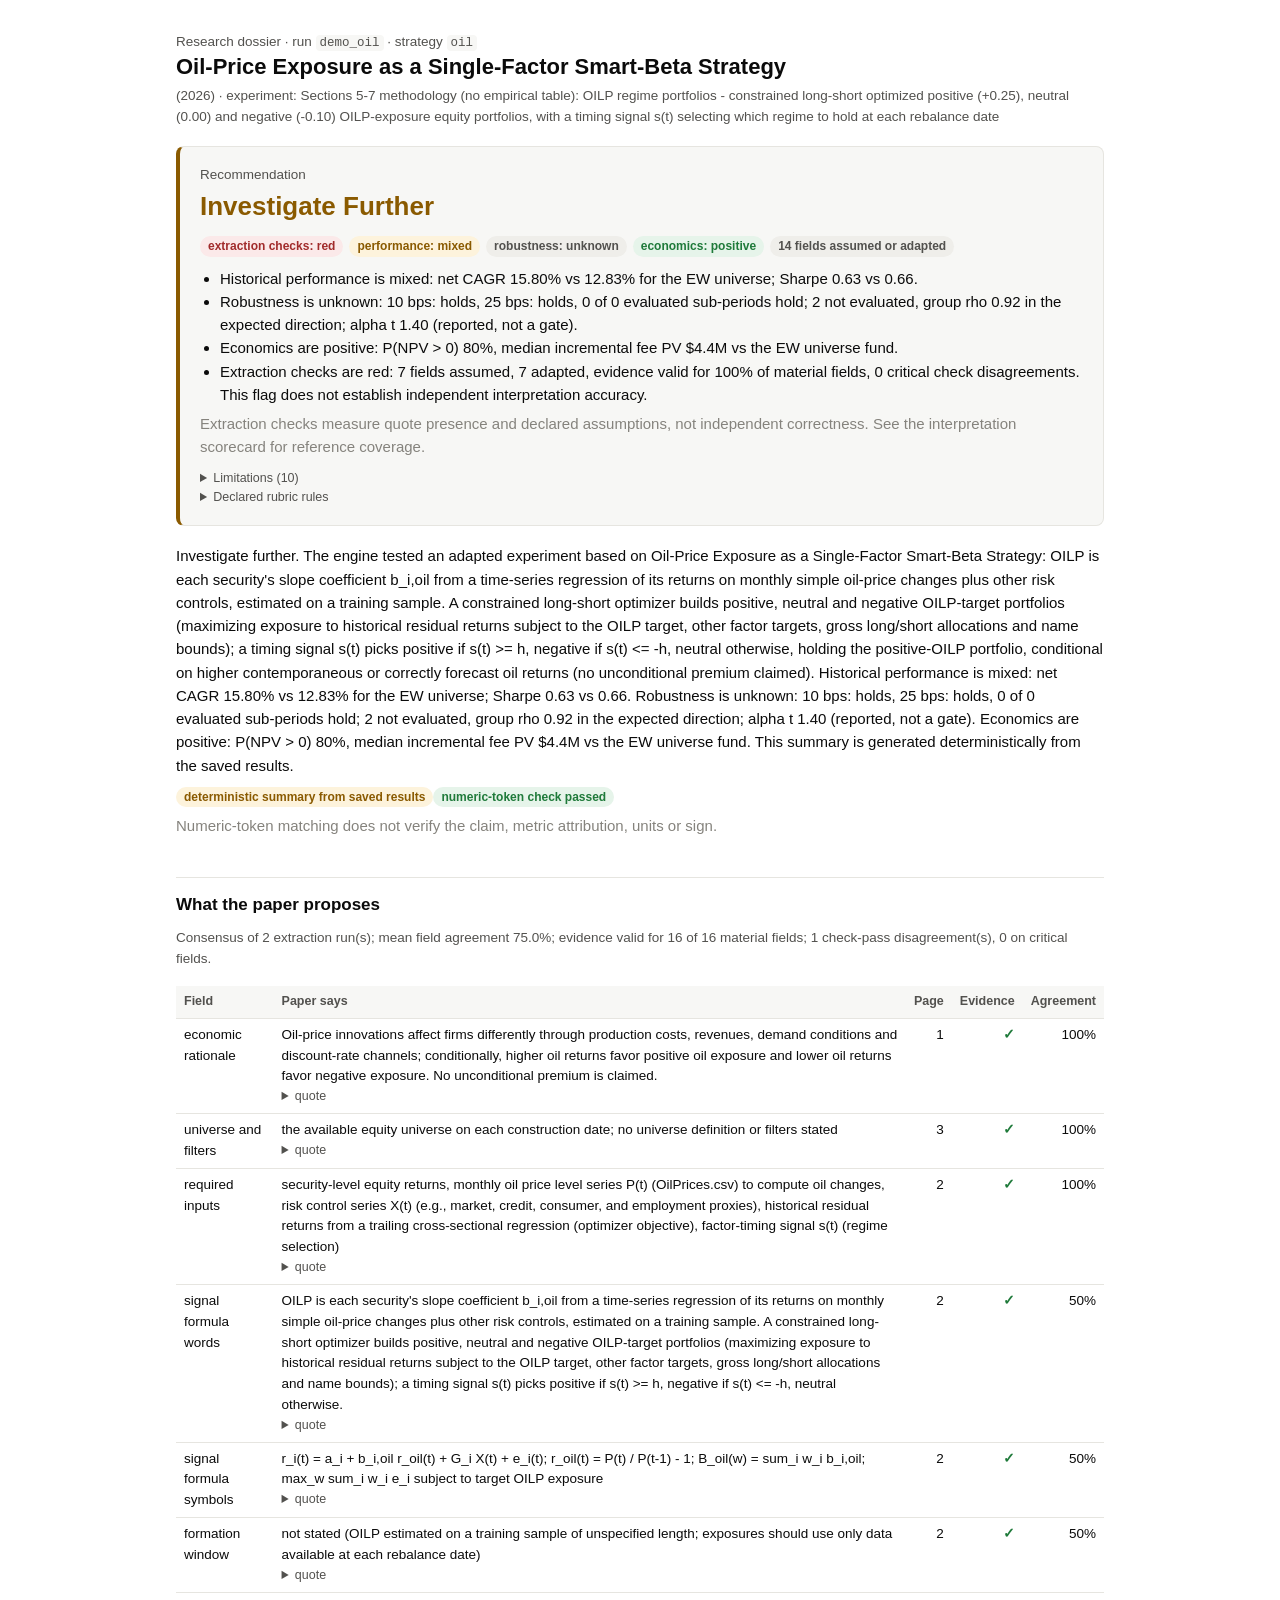
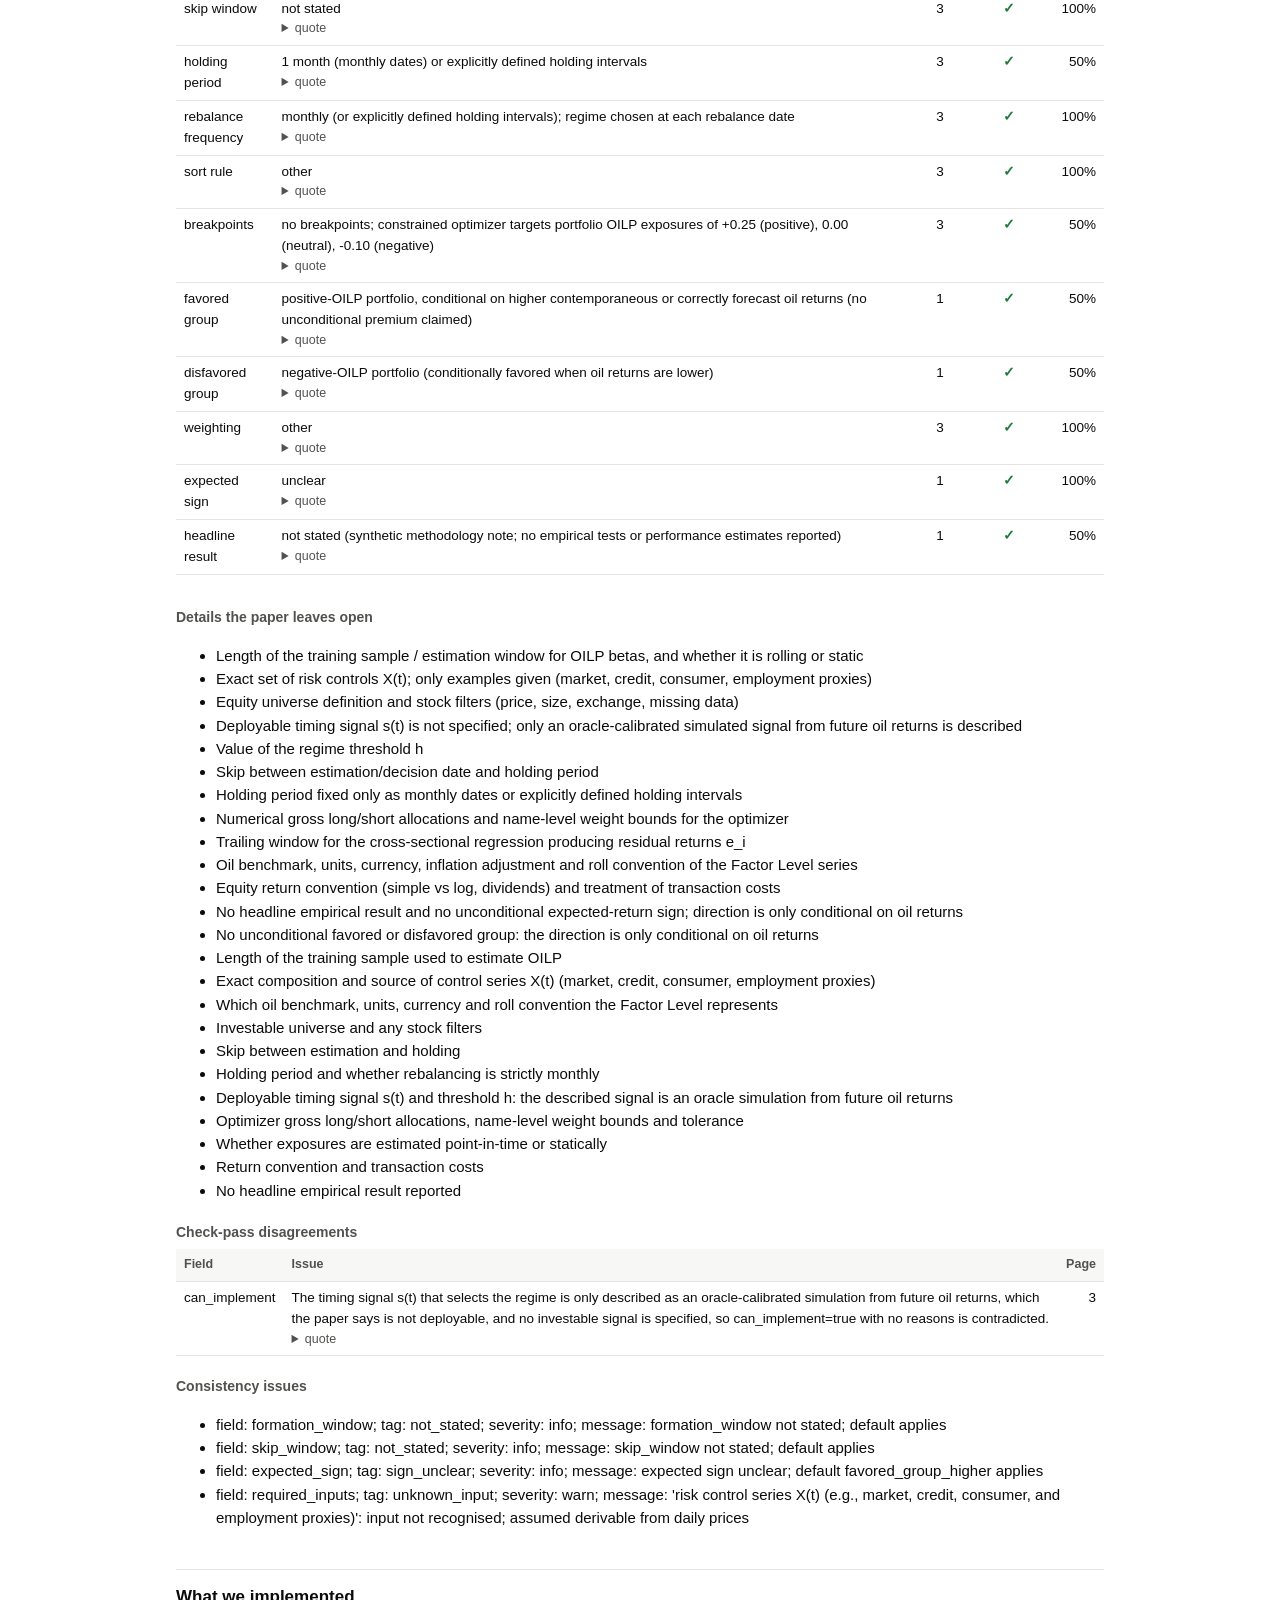
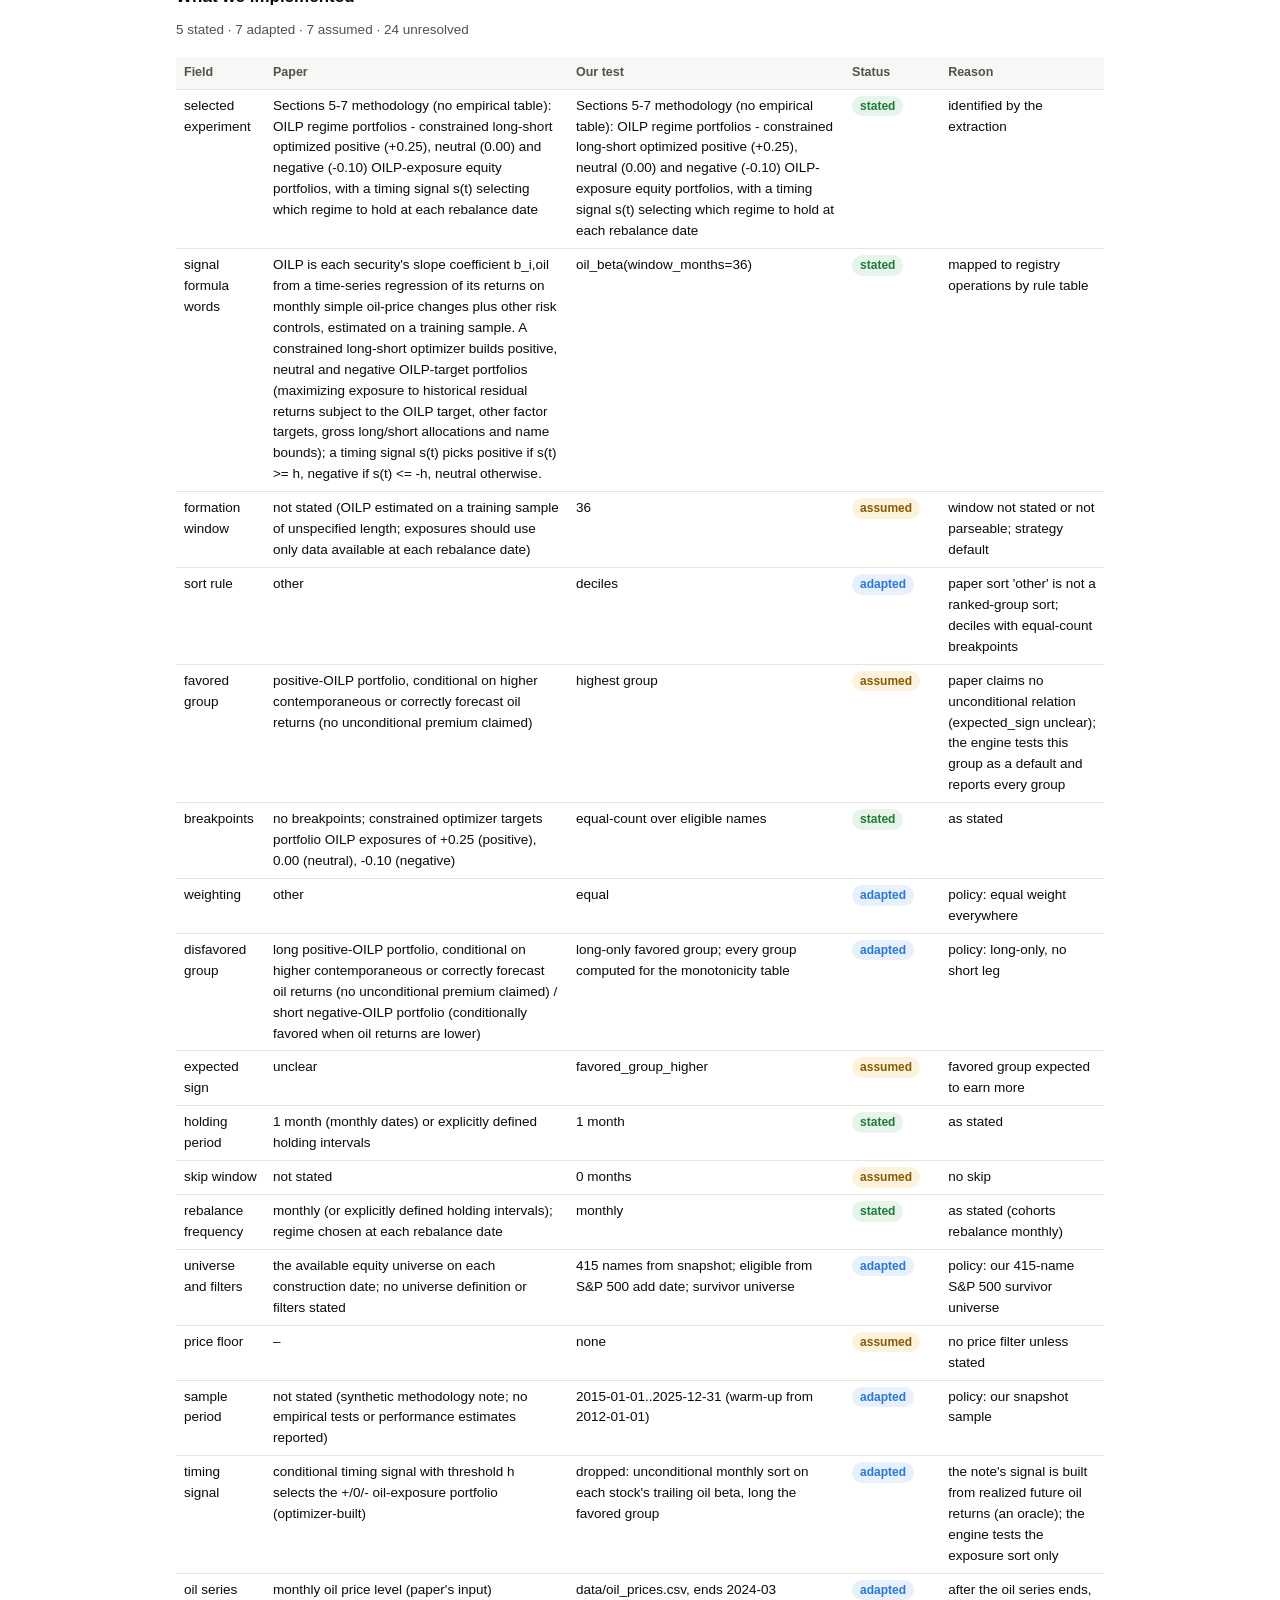
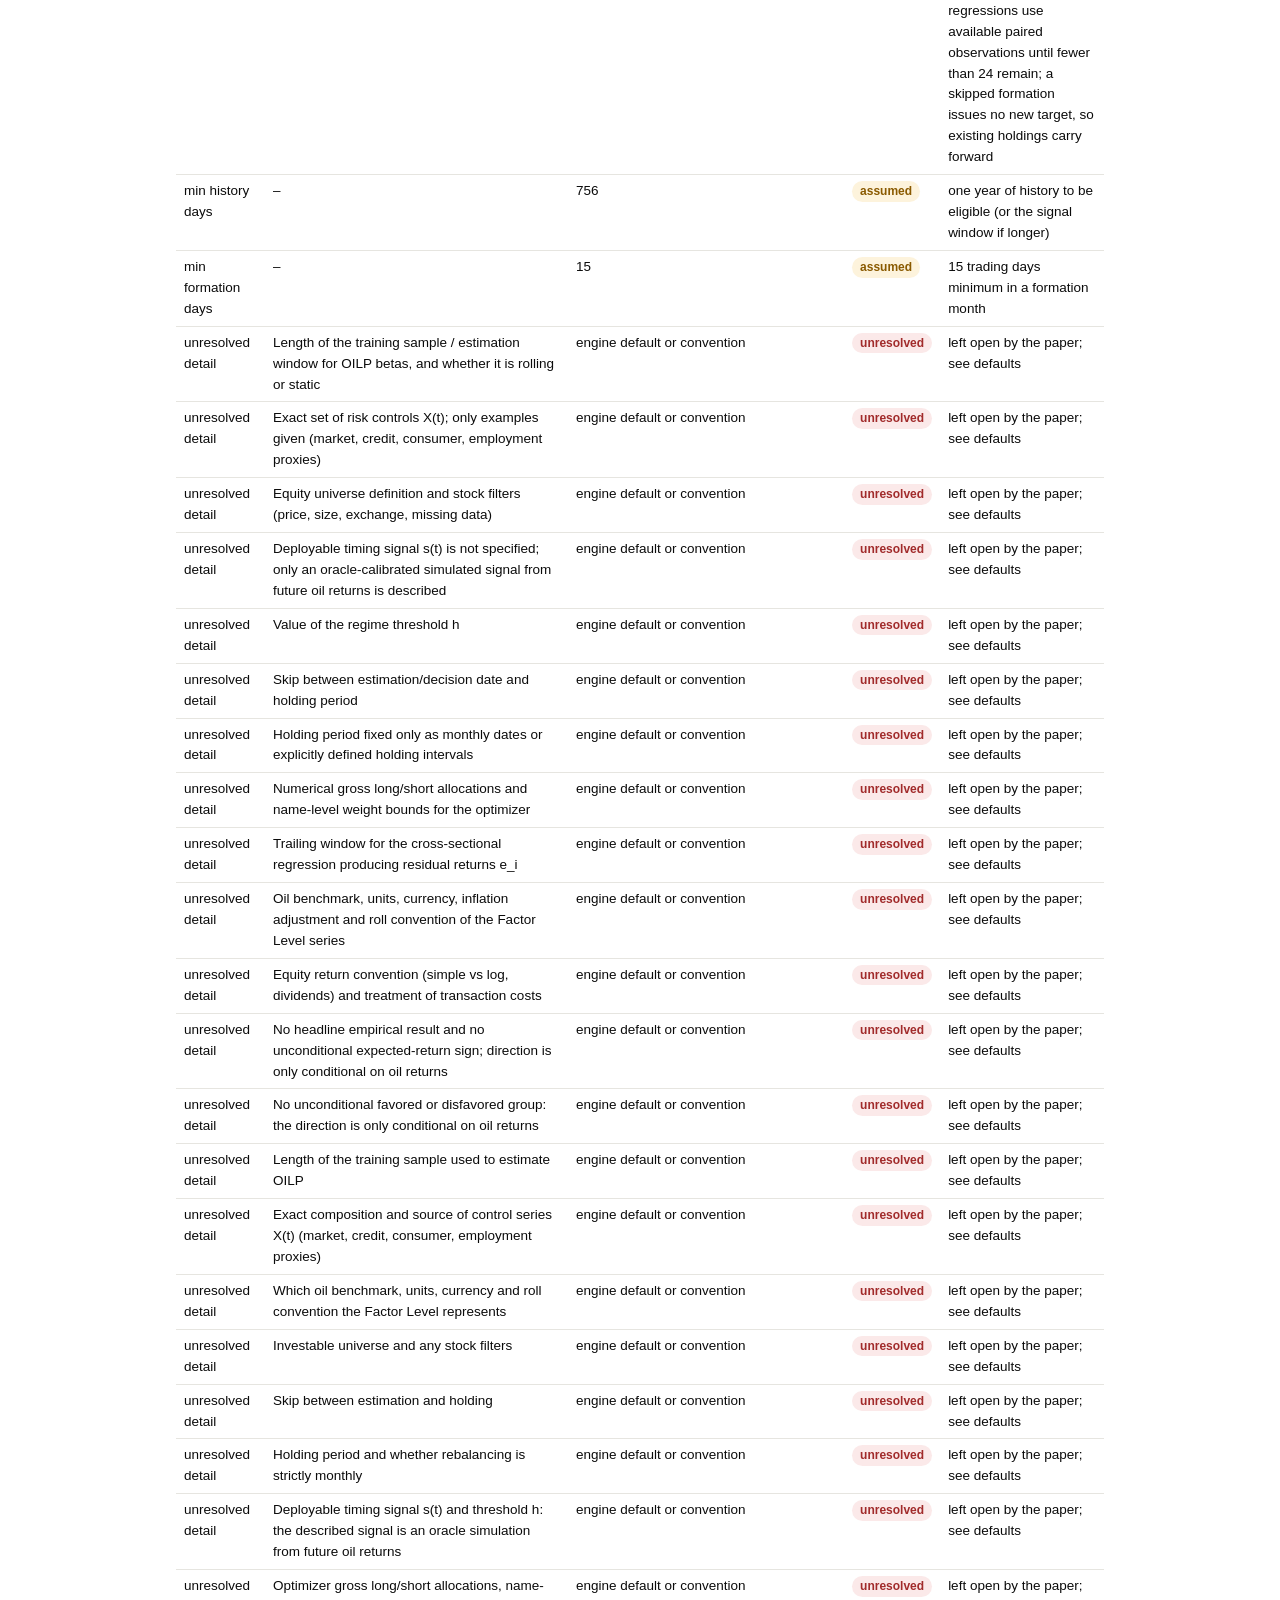
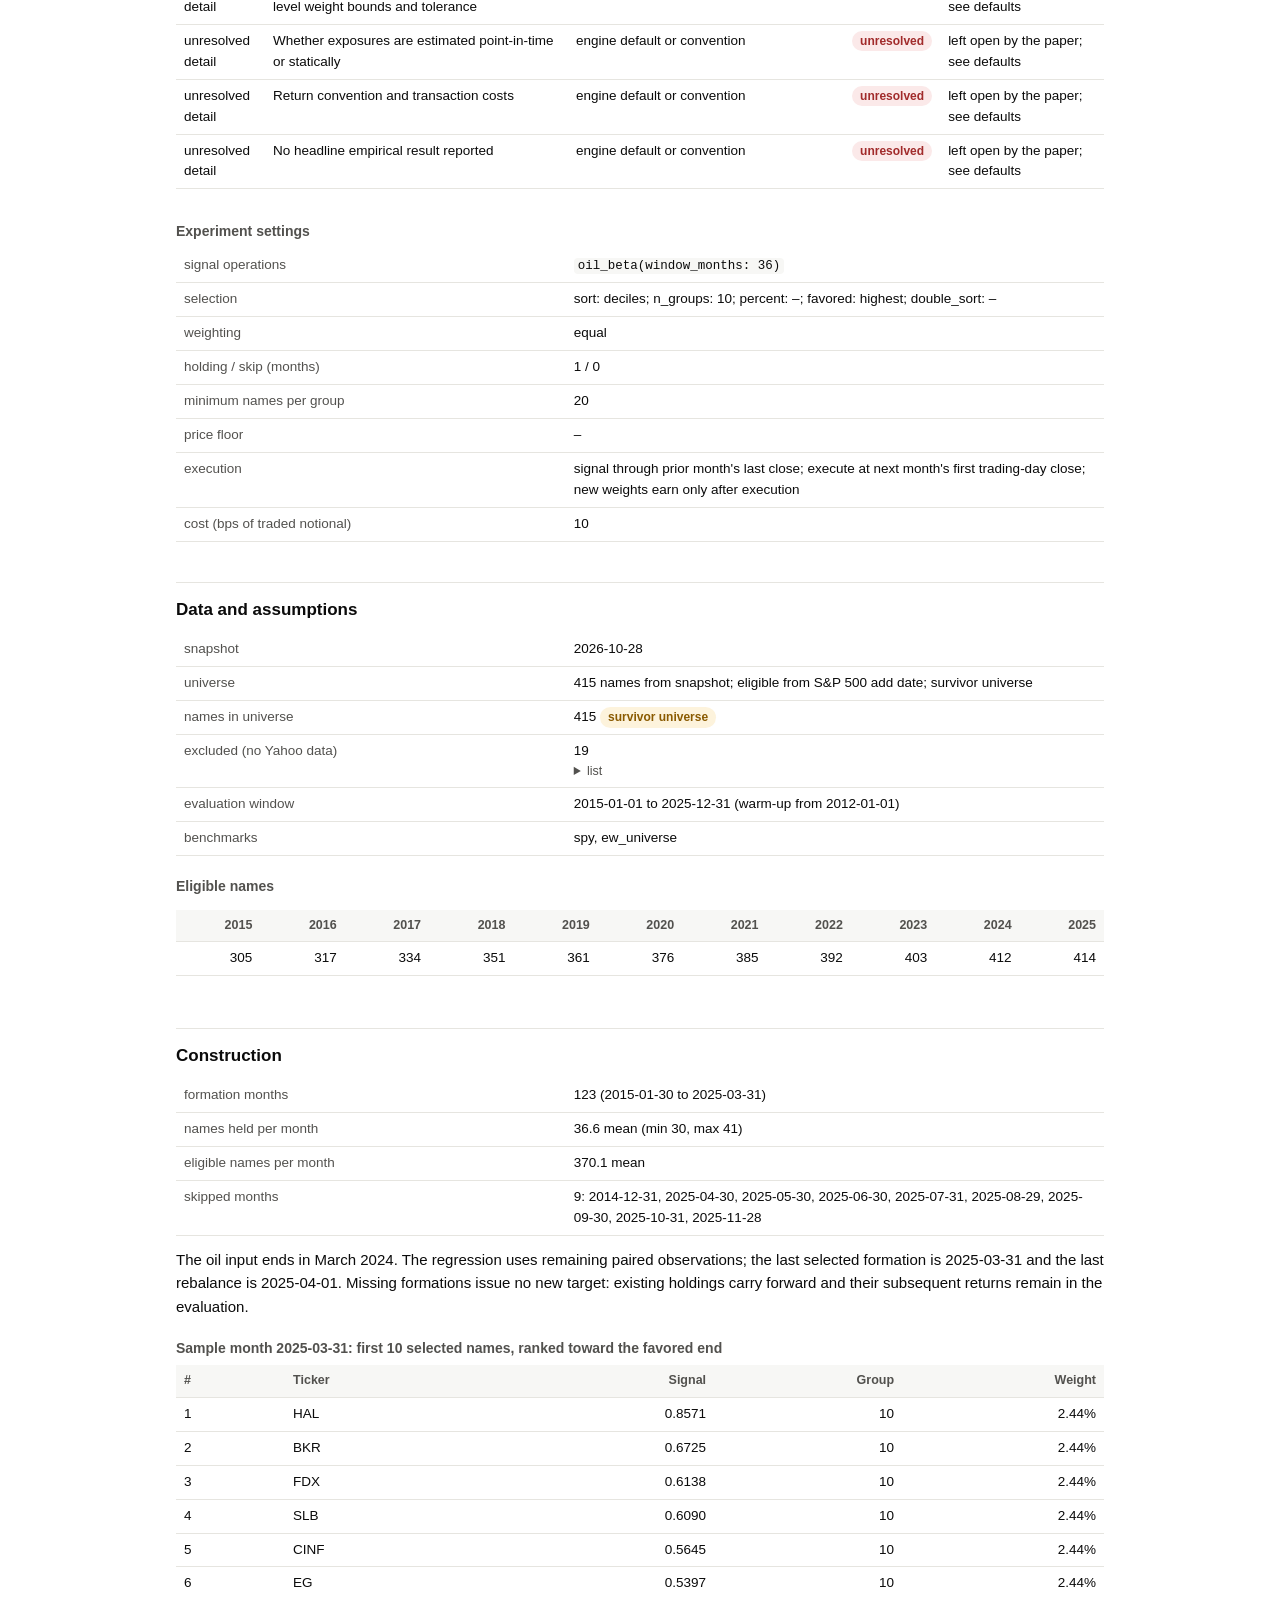
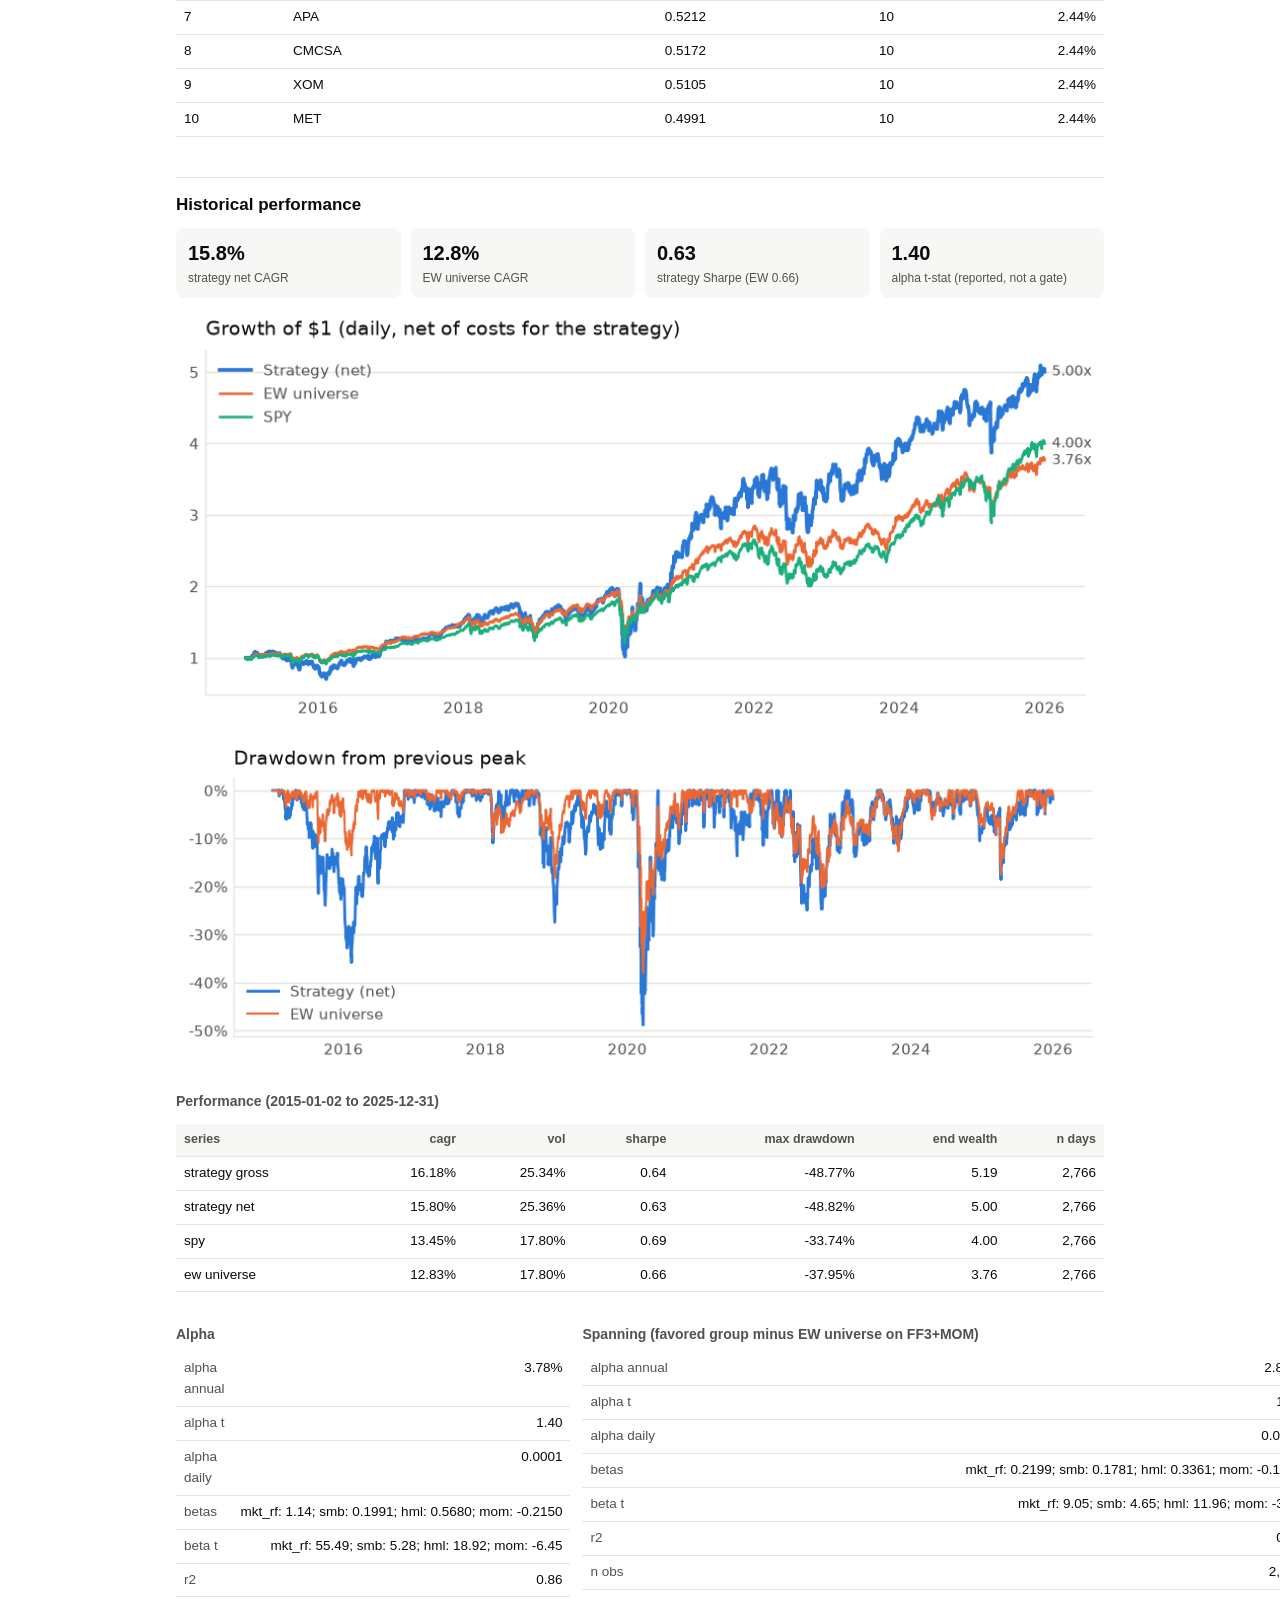
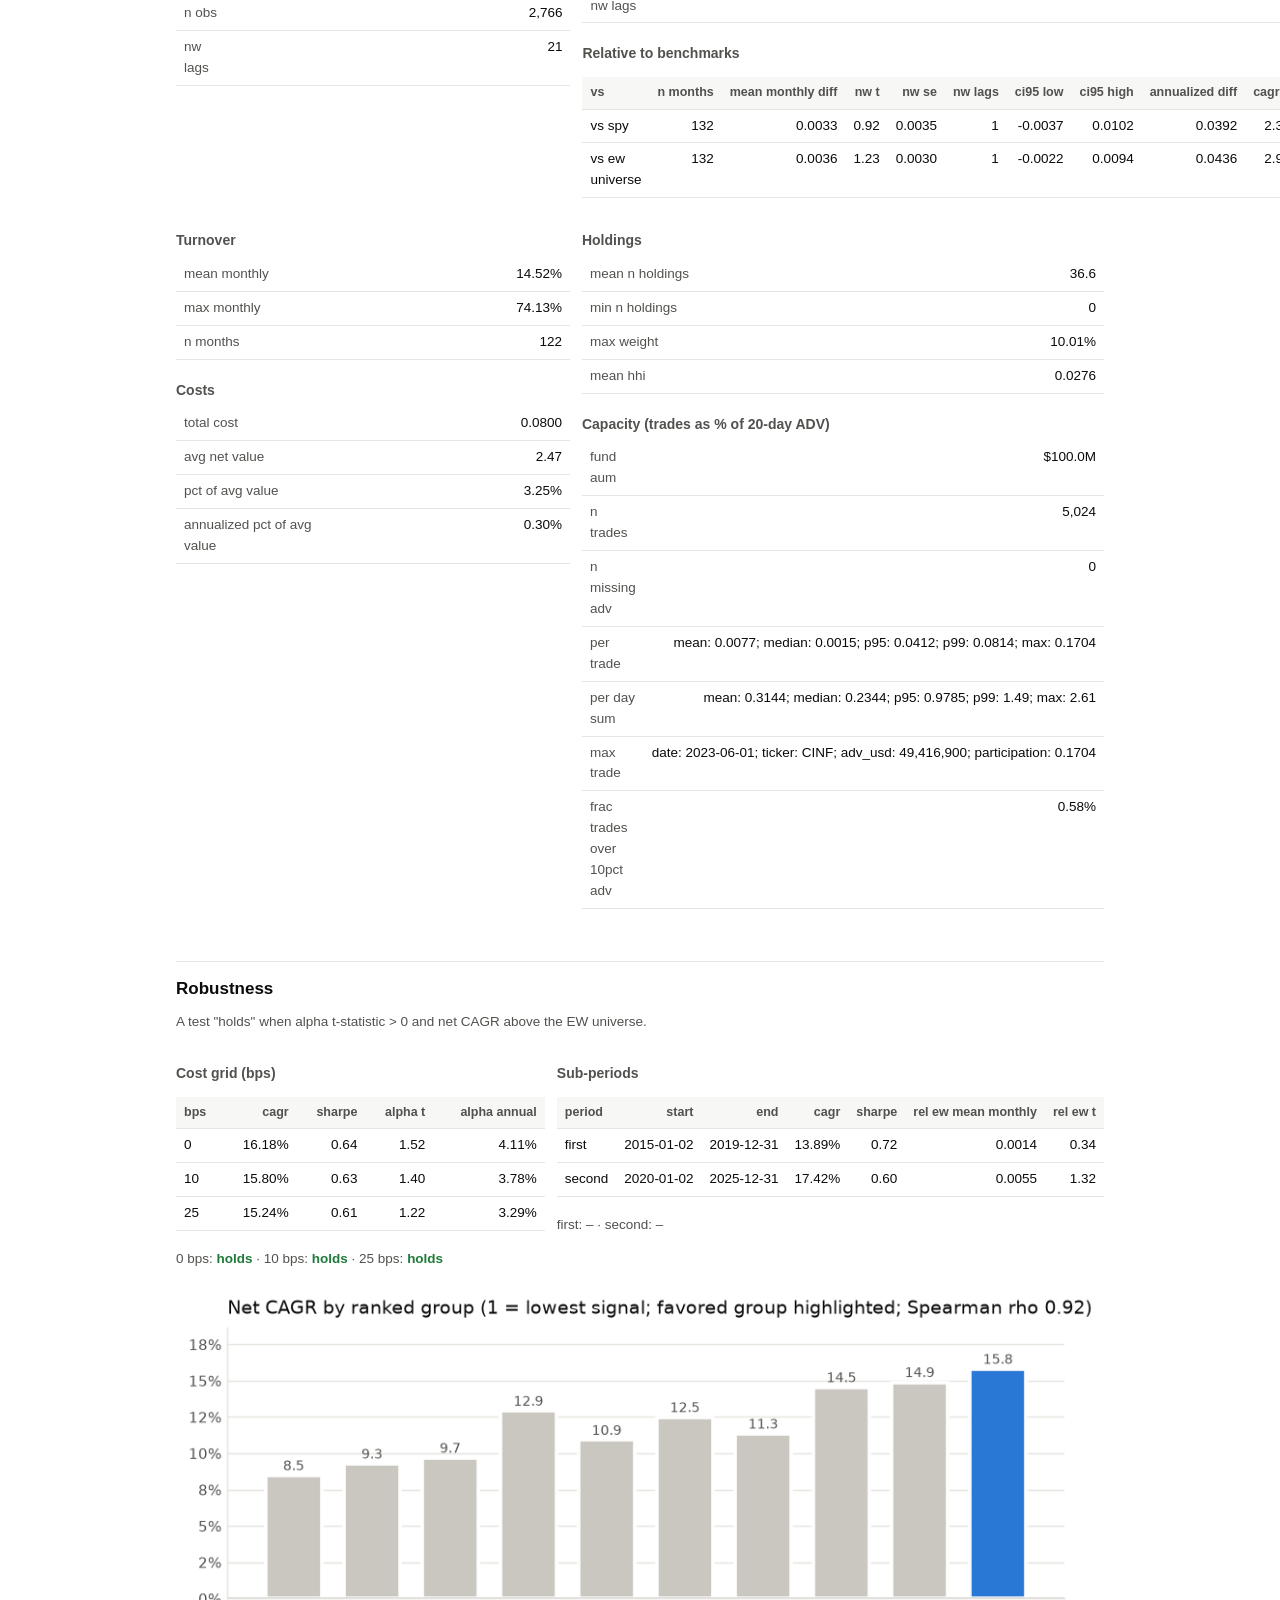
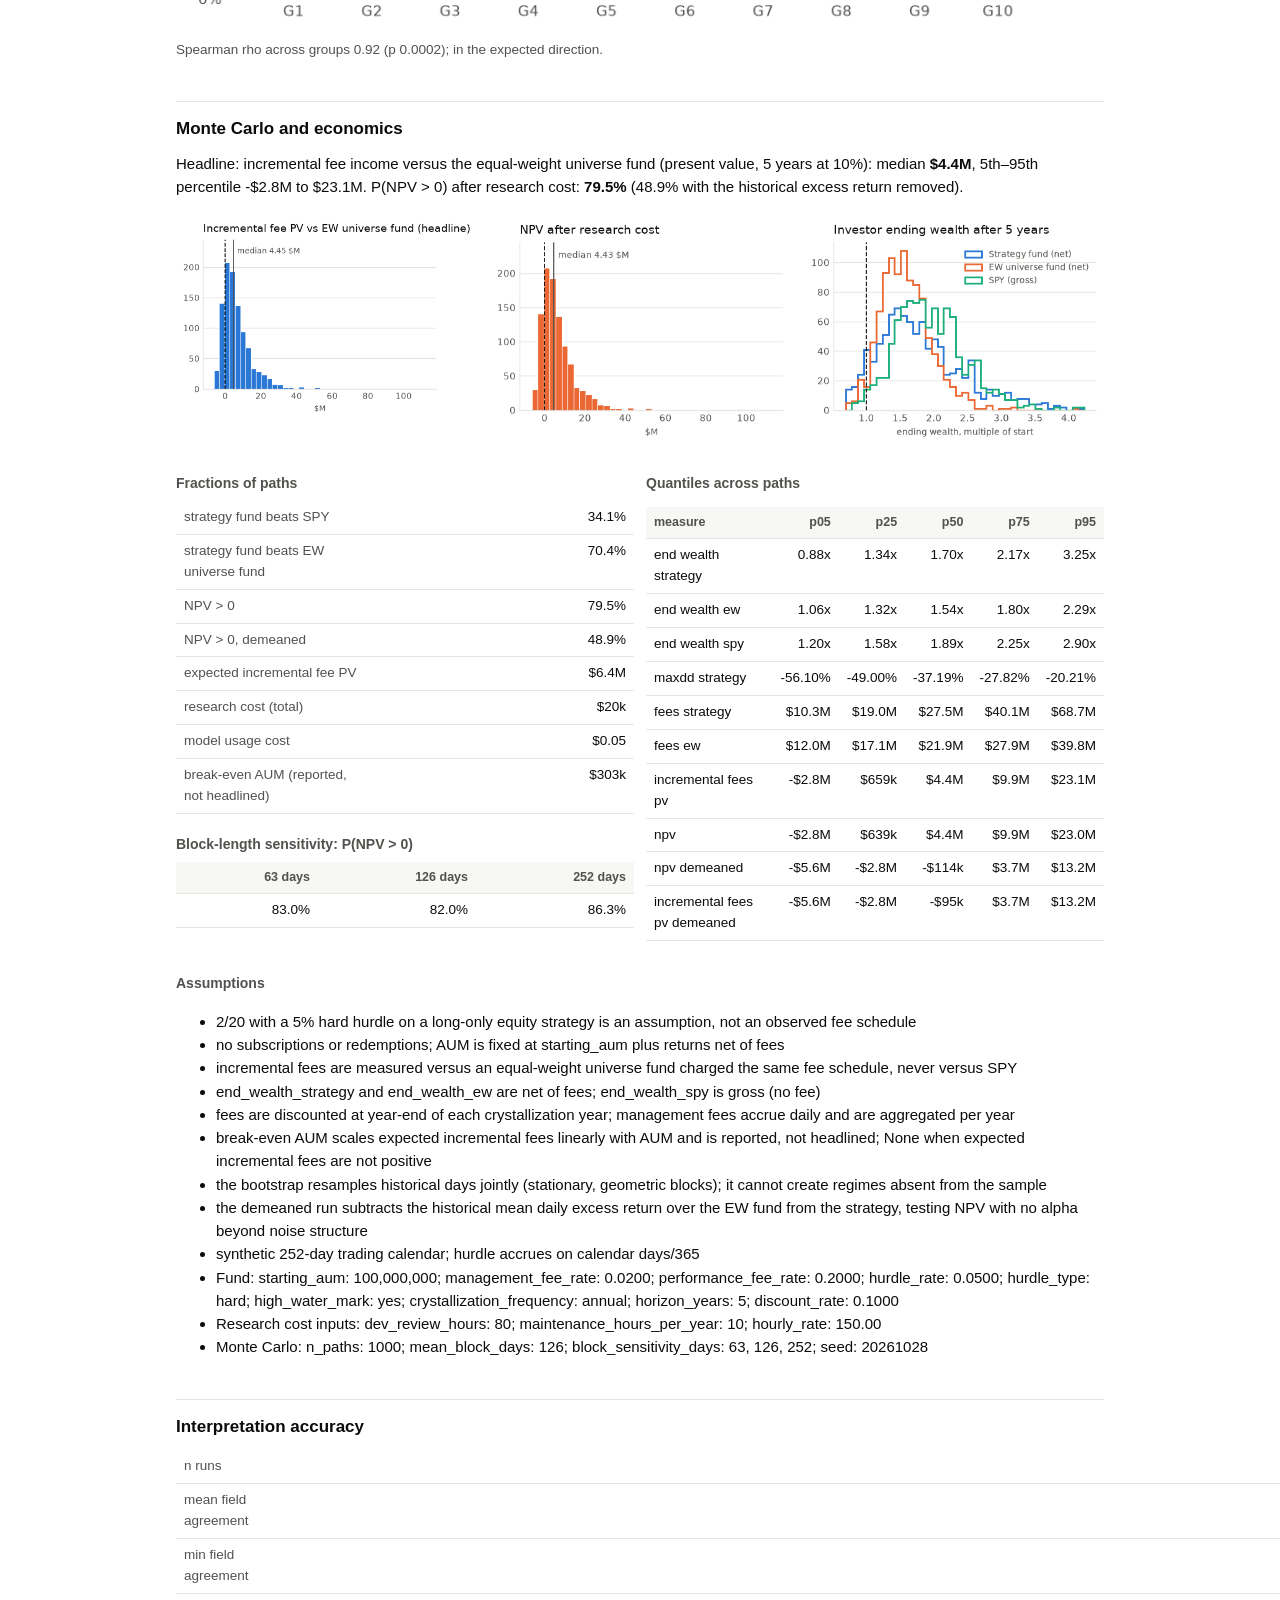
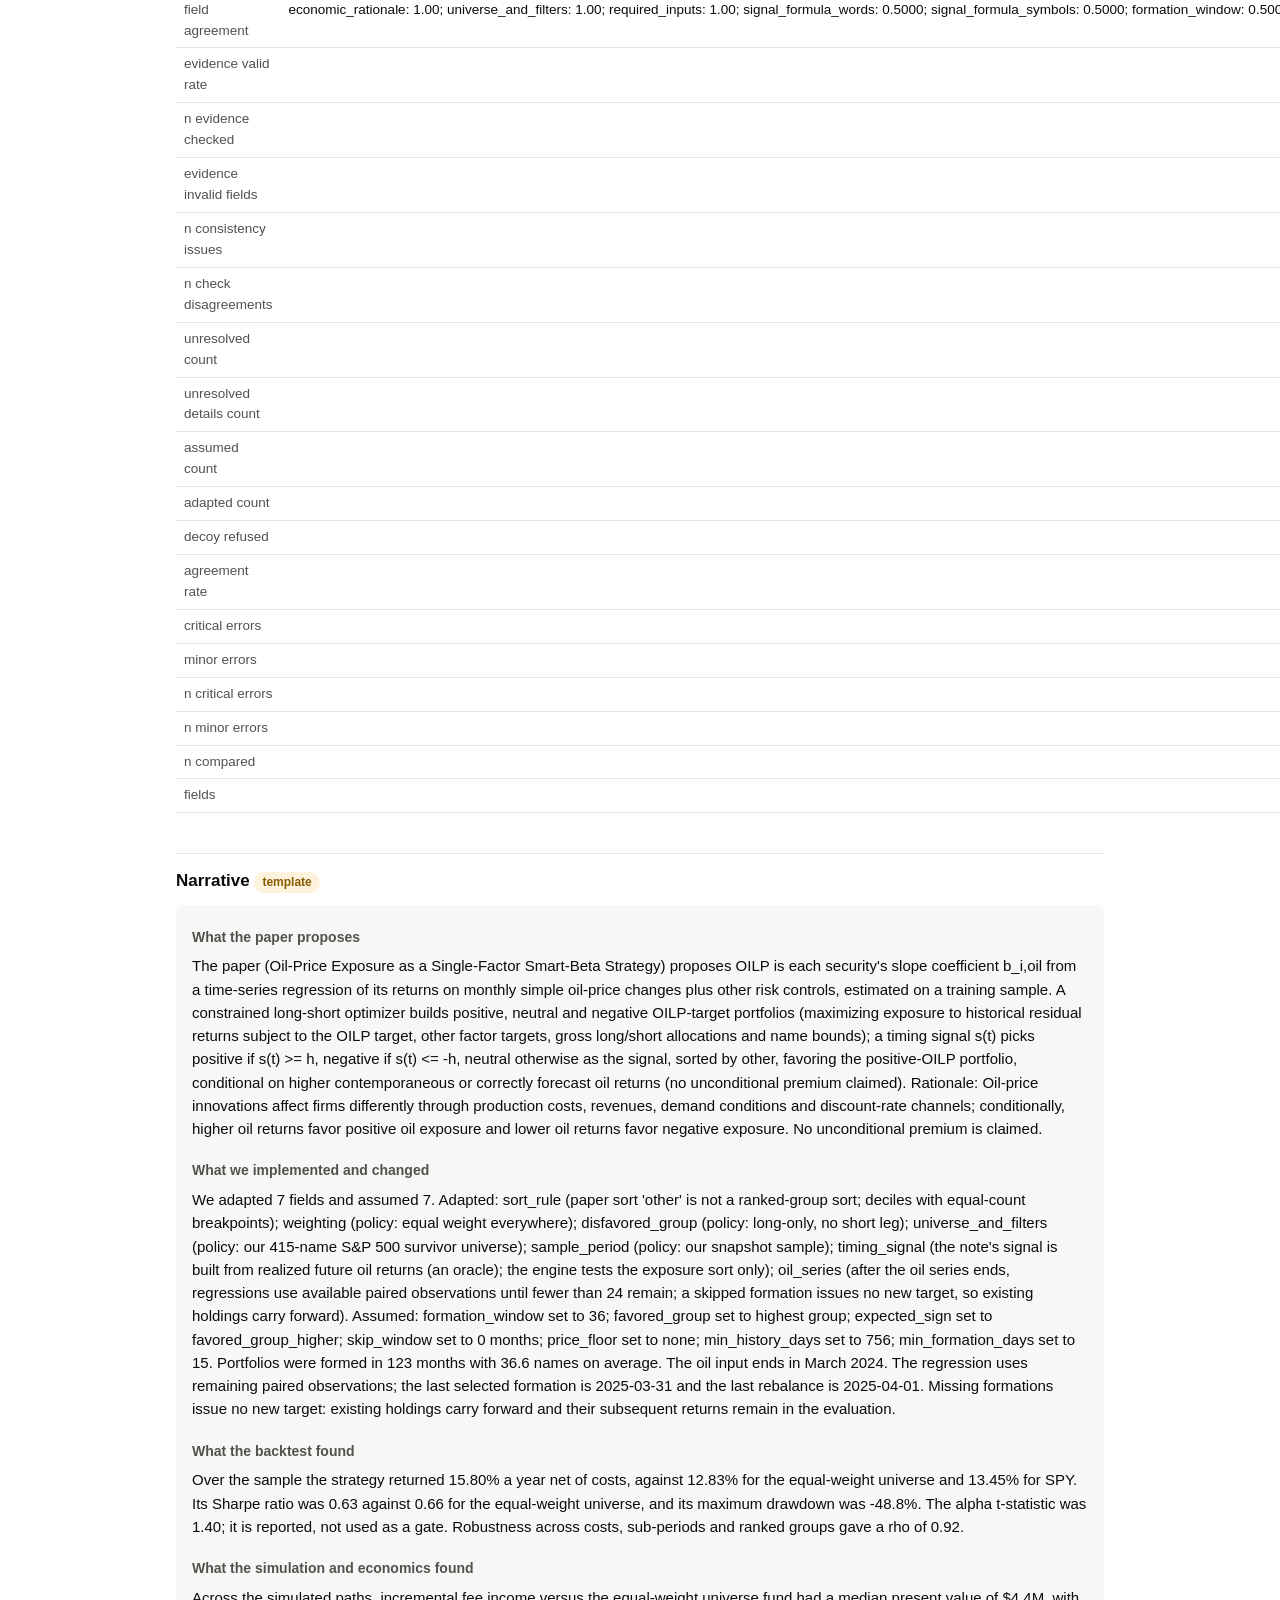
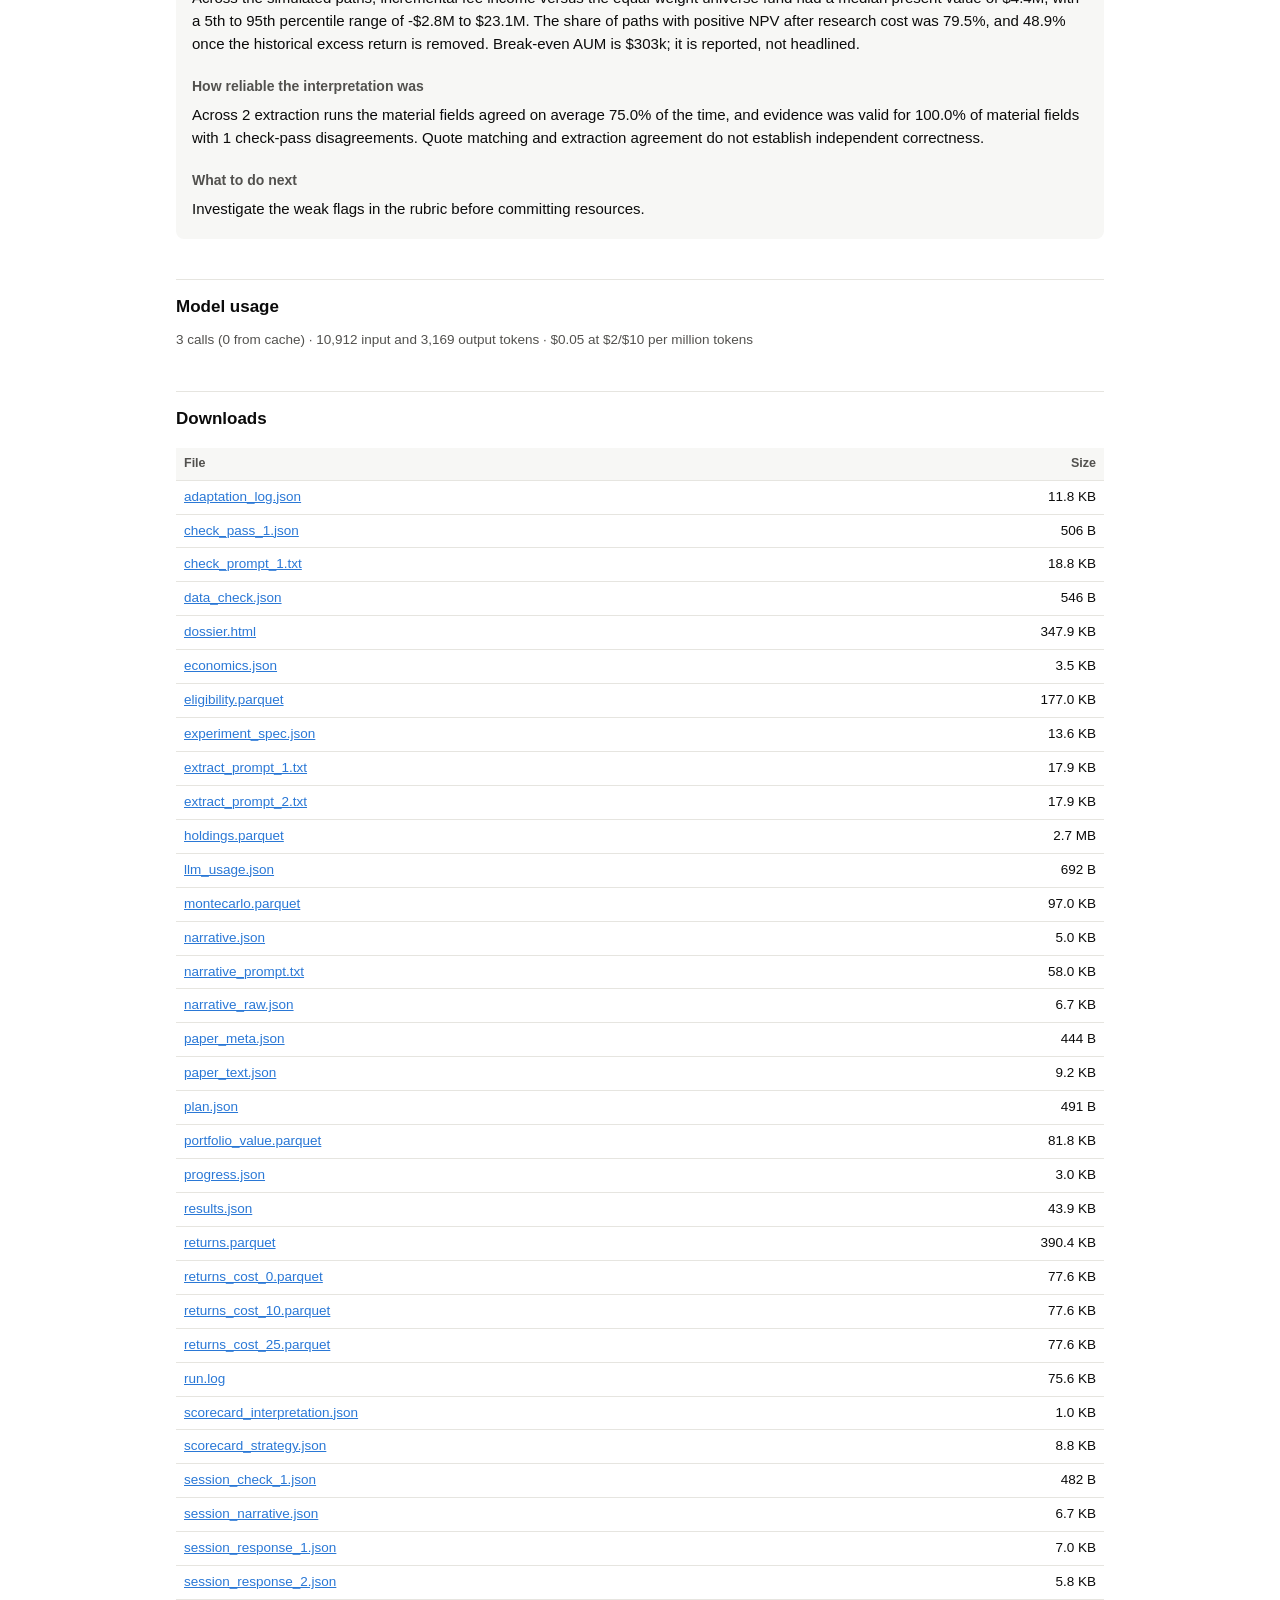
<file: runs/demo_oil/dossier.html>
<!doctype html>
<html lang="en">
<head>
<meta charset="utf-8">
<meta name="viewport" content="width=device-width, initial-scale=1">
<title>Oil-Price Exposure as a Single-Factor Smart-Beta Strategy · dossier</title>
<style>:root {
  --ink: #0b0b0b; --ink-2: #52514e; --ink-3: #85837d; --line: #e6e5e0; --bg: #ffffff; --panel: #f7f7f5;
  --accent: #2a78d6; --accent-soft: #e8f1fb;
  --good: #1f7a3a; --good-bg: #e6f4ea; --warn: #8a5a00; --warn-bg: #fdf3dc; --bad: #a12b2b; --bad-bg: #fbe9e9;
  --neutral-bg: #efeeea;
}
* { box-sizing: border-box; }
body { margin: 0; background: var(--bg); color: var(--ink);
  font: 15px/1.55 -apple-system, BlinkMacSystemFont, "Segoe UI", Roboto, Helvetica, Arial, sans-serif; }
main { max-width: 960px; margin: 0 auto; padding: 32px 16px 48px; }
h1 { font-size: 22px; line-height: 1.3; margin: 0 0 4px; font-weight: 650; }
h2 { font-size: 17px; margin: 40px 0 10px; padding-top: 14px; border-top: 1px solid var(--line); font-weight: 650; }
h3 { font-size: 14px; margin: 20px 0 6px; color: var(--ink-2); font-weight: 600; }
p { margin: 6px 0 10px; }
.sub { color: var(--ink-2); font-size: 13.5px; }
.muted { color: var(--ink-3); }
a { color: var(--accent); }
table { border-collapse: collapse; width: 100%; font-size: 13.5px; margin: 6px 0 12px; }
th, td { text-align: left; padding: 6px 8px; border-bottom: 1px solid var(--line); vertical-align: top; }
th { color: var(--ink-2); font-weight: 600; font-size: 12.5px; background: var(--panel); }
td.n, th.n { text-align: right; font-variant-numeric: tabular-nums; white-space: nowrap; }
.scroll { overflow-x: auto; }
.card { border: 1px solid var(--line); border-left: 4px solid var(--accent); border-radius: 8px; padding: 18px 20px;
  background: var(--panel); margin: 18px 0; }
.card .word { font-size: 26px; font-weight: 700; text-transform: capitalize; margin: 0 0 6px; }
.card.pursue { border-left-color: var(--good); } .card.pursue .word { color: var(--good); }
.card.investigate-further { border-left-color: var(--warn); } .card.investigate-further .word { color: var(--warn); }
.card.deprioritize { border-left-color: var(--bad); } .card.deprioritize .word { color: var(--bad); }
.card.unable-to-evaluate { border-left-color: var(--ink-3); } .card.unable-to-evaluate .word { color: var(--ink-2); }
.card ul { margin: 6px 0; padding-left: 20px; }
.flags { display: flex; flex-wrap: wrap; gap: 6px; margin: 10px 0; }
.badge { display: inline-block; padding: 1px 8px; border-radius: 999px; font-size: 12px; font-weight: 600;
  background: var(--neutral-bg); color: var(--ink-2); white-space: nowrap; }
.badge.good, .badge.green, .badge.positive, .badge.strong, .badge.stated { background: var(--good-bg); color: var(--good); }
.badge.amber, .badge.mixed, .badge.moderate, .badge.uncertain, .badge.assumed, .badge.preliminary { background: var(--warn-bg); color: var(--warn); }
.badge.red, .badge.negative, .badge.weak, .badge.bad, .badge.unresolved { background: var(--bad-bg); color: var(--bad); }
.badge.adapted { background: var(--accent-soft); color: var(--accent); }
.tick { color: var(--good); font-weight: 700; } .cross { color: var(--bad); font-weight: 700; }
details summary { cursor: pointer; color: var(--ink-2); font-size: 12.5px; }
details blockquote { margin: 6px 0; padding: 6px 10px; border-left: 3px solid var(--line); color: var(--ink-2); font-size: 13px; }
img.chart { width: 100%; height: auto; display: block; margin: 8px 0; }
.grid2 { display: grid; grid-template-columns: 1fr 1fr; gap: 12px; }
.grid3 { display: grid; grid-template-columns: repeat(3, 1fr); gap: 12px; }
@media (max-width: 720px) { .grid2, .grid3 { grid-template-columns: 1fr; } }
.kv td:first-child { color: var(--ink-2); width: 42%; }
.headline { display: grid; grid-template-columns: repeat(4, 1fr); gap: 10px; margin: 10px 0; }
@media (max-width: 720px) { .headline { grid-template-columns: 1fr 1fr; } }
.stat { background: var(--panel); border-radius: 8px; padding: 10px 12px; }
.stat .v { font-size: 20px; font-weight: 650; font-variant-numeric: tabular-nums; }
.stat .l { font-size: 12px; color: var(--ink-2); }
.narr { background: var(--panel); border-radius: 8px; padding: 2px 16px 8px; }
footer { margin-top: 48px; padding-top: 12px; border-top: 1px solid var(--line); color: var(--ink-3); font-size: 12px; }
code { font-size: 12.5px; background: var(--panel); padding: 1px 4px; border-radius: 4px; }
</style>
</head>
<body>
<main>
<div class="sub">Research dossier · run <code>demo_oil</code> · strategy <code>oil</code></div>
<h1>Oil-Price Exposure as a Single-Factor Smart-Beta Strategy</h1>
<div class="sub"> (2026) · experiment: Sections 5-7 methodology (no empirical table): OILP regime portfolios - constrained long-short optimized positive (+0.25), neutral (0.00) and negative (-0.10) OILP-exposure equity portfolios, with a timing signal s(t) selecting which regime to hold at each rebalance date</div>

<!-- 1. recommendation card -->
<section class="card investigate-further" id="recommendation">
  <div class="sub">Recommendation</div>
  <div class="word">investigate further</div>
  <div class="flags">
    <span class="badge red">extraction checks: red</span>
    <span class="badge mixed">performance: mixed</span>
    <span class="badge unknown">robustness: unknown</span>
    <span class="badge positive">economics: positive</span>
    <span class="badge">14 fields assumed or adapted</span>
  </div>
  <ul><li>Historical performance is mixed: net CAGR 15.80% vs 12.83% for the EW universe; Sharpe 0.63 vs 0.66.</li><li>Robustness is unknown: 10 bps: holds, 25 bps: holds, 0 of 0 evaluated sub-periods hold; 2 not evaluated, group rho 0.92 in the expected direction; alpha t 1.40 (reported, not a gate).</li><li>Economics are positive: P(NPV &gt; 0) 80%, median incremental fee PV $4.4M vs the EW universe fund.</li><li>Extraction checks are red: 7 fields assumed, 7 adapted, evidence valid for 100% of material fields, 0 critical check disagreements. This flag does not establish independent interpretation accuracy.</li></ul>
  <p class="muted">Extraction checks measure quote presence and declared assumptions, not independent correctness.
See the interpretation scorecard for reference coverage.</p>
  <details><summary>Limitations (10)</summary>
  <ul><li>Survivor universe: today&#39;s index constituents only (415 names; 19 excluded for missing Yahoo data); delisted names are absent, which flatters returns.</li><li>Equal weighting (paper: other).</li><li>Long-only adaptation: the strategy holds the favored group only; no short leg.</li><li>Sample 2015-2025 lies entirely after publication.</li><li>Cash earns zero yield.</li><li>Returns use Yahoo adjusted-close conventions (dividends and splits folded in).</li><li>Effort reduction from the engine is not measured.</li><li>7 fields assumed (paper silent; labeled defaults) and 7 fields adapted.</li><li>The 2/20 fee schedule with a hard hurdle is an assumption for a long-only fund; incremental fees are measured against the EW universe fund.</li><li>The oil input ends in March 2024. The regression uses remaining paired observations; the last selected formation is 2025-03-31 and the last rebalance is 2025-04-01. Missing formations issue no new target: existing holdings carry forward and their subsequent returns remain in the evaluation.</li></ul>
  </details>
  <details><summary>Declared rubric rules</summary><pre style="white-space:pre-wrap;font-size:12px">Flags (each computed from results.json):
1. implementation_reliability (extraction checks only, not independently verified accuracy): green if n_assumed &lt;= 3 AND evidence_valid_rate &gt;= 0.8 AND no critical check-pass disagreements (check-pass items on signal_formula_words, signal_formula_symbols, formation_window, skip_window, holding_period, sort_rule, favored_group, expected_sign); amber if not green and n_assumed &lt;= 6; red otherwise.
2. historical_performance: positive if strategy net CAGR &gt; EW universe CAGR AND strategy net Sharpe &gt; EW universe Sharpe; mixed if exactly one holds; negative if neither; unknown if either input is missing.
3. robustness: a test &#39;holds&#39; when the alpha t-statistic is &gt; 0 (sign only; the t-statistic is reported, not a gate) AND net CAGR exceeds the EW universe CAGR. strong if it holds at 25 bps AND in both sub-periods AND the ranked-group Spearman rho is in the expected direction; moderate if it holds at 10 bps AND in at least one sub-period; unknown when required inputs are missing; weak otherwise.
4. economics: from the fraction of Monte Carlo paths with incremental-fee NPV (vs the EW universe fund, less research cost) &gt; 0: positive if &gt;= 0.6; uncertain if &gt;= 0.4 and &lt; 0.6; negative if &lt; 0.4; unknown if missing.
5. limitations: count = n_assumed + n_adapted (reported, not a gate).
Recommendation (first match wins):
a. &#39;unable to evaluate&#39; if results status is blocked or incomplete.
b. &#39;pursue&#39; if performance positive AND robustness strong AND economics positive AND reliability green.
c. &#39;deprioritize&#39; if performance negative OR (robustness weak AND economics negative).
d. &#39;investigate further&#39; otherwise.
</pre></details>
</section>

<!-- 2. summary -->
<section id="summary">
  <p>Investigate further. The engine tested an adapted experiment based on Oil-Price Exposure as a Single-Factor Smart-Beta Strategy: OILP is each security&#39;s slope coefficient b_i,oil from a time-series regression of its returns on monthly simple oil-price changes plus other risk controls, estimated on a training sample. A constrained long-short optimizer builds positive, neutral and negative OILP-target portfolios (maximizing exposure to historical residual returns subject to the OILP target, other factor targets, gross long/short allocations and name bounds); a timing signal s(t) picks positive if s(t) &gt;= h, negative if s(t) &lt;= -h, neutral otherwise, holding the positive-OILP portfolio, conditional on higher contemporaneous or correctly forecast oil returns (no unconditional premium claimed). Historical performance is mixed: net CAGR 15.80% vs 12.83% for the EW universe; Sharpe 0.63 vs 0.66. Robustness is unknown: 10 bps: holds, 25 bps: holds, 0 of 0 evaluated sub-periods hold; 2 not evaluated, group rho 0.92 in the expected direction; alpha t 1.40 (reported, not a gate). Economics are positive: P(NPV &gt; 0) 80%, median incremental fee PV $4.4M vs the EW universe fund. This summary is generated deterministically from the saved results.</p>
  <div class="sub">
<span class="badge amber">deterministic summary from saved results</span><span class="badge good">numeric-token check passed</span>  </div>
  <p class="muted">Numeric-token matching does not verify the claim, metric attribution, units or sign.</p>
</section>

<!-- 3. what the paper proposes -->
<h2 id="paper">What the paper proposes</h2>
<p class="sub">Consensus of 2 extraction run(s); mean field agreement 75.0%;
evidence valid for 16 of 16 material fields;
1 check-pass disagreement(s), 0 on critical fields.</p>
<div class="scroll"><table>
<tr><th>Field</th><th>Paper says</th><th class="n">Page</th><th class="n">Evidence</th><th class="n">Agreement</th></tr>
<tr>
  <td>economic rationale</td>
  <td>Oil-price innovations affect firms differently through production costs, revenues, demand conditions and discount-rate channels; conditionally, higher oil returns favor positive oil exposure and lower oil returns favor negative exposure. No unconditional premium is claimed.
<details><summary>quote</summary><blockquote>Oil-price innovations can affect firms differently through production costs, revenues, demand conditions, and discount-rate channels.</blockquote></details></td>
  <td class="n">1</td>
  <td class="n"><span class="tick" title="quote found on cited page">✓</span></td>
  <td class="n">100%</td>
</tr>
<tr>
  <td>universe and filters</td>
  <td>the available equity universe on each construction date; no universe definition or filters stated
<details><summary>quote</summary><blockquote>On each chosen construction date, solve a constrained optimization across the available equity universe.</blockquote></details></td>
  <td class="n">3</td>
  <td class="n"><span class="tick" title="quote found on cited page">✓</span></td>
  <td class="n">100%</td>
</tr>
<tr>
  <td>required inputs</td>
  <td>security-level equity returns, monthly oil price level series P(t) (OilPrices.csv) to compute oil changes, risk control series X(t) (e.g., market, credit, consumer, and employment proxies), historical residual returns from a trailing cross-sectional regression (optimizer objective), factor-timing signal s(t) (regime selection)
<details><summary>quote</summary><blockquote>The attached CSV alone is insufficient to estimate OILP; separate equity returns and control series are required.</blockquote></details></td>
  <td class="n">2</td>
  <td class="n"><span class="tick" title="quote found on cited page">✓</span></td>
  <td class="n">100%</td>
</tr>
<tr>
  <td>signal formula words</td>
  <td>OILP is each security&#39;s slope coefficient b_i,oil from a time-series regression of its returns on monthly simple oil-price changes plus other risk controls, estimated on a training sample. A constrained long-short optimizer builds positive, neutral and negative OILP-target portfolios (maximizing exposure to historical residual returns subject to the OILP target, other factor targets, gross long/short allocations and name bounds); a timing signal s(t) picks positive if s(t) &gt;= h, negative if s(t) &lt;= -h, neutral otherwise.
<details><summary>quote</summary><blockquote>The coefficient b_i,oil is the security-level OILP exposure.</blockquote></details></td>
  <td class="n">2</td>
  <td class="n"><span class="tick" title="quote found on cited page">✓</span></td>
  <td class="n">50%</td>
</tr>
<tr>
  <td>signal formula symbols</td>
  <td>r_i(t) = a_i + b_i,oil r_oil(t) + G_i X(t) + e_i(t); r_oil(t) = P(t) / P(t-1) - 1; B_oil(w) = sum_i w_i b_i,oil; max_w sum_i w_i e_i subject to target OILP exposure
<details><summary>quote</summary><blockquote>For each security i, estimate its oil sensitivity on a training sample using r_i(t) = a_i + b_i,oil r_oil(t) + G_i X(t) + e_i(t), where</blockquote></details></td>
  <td class="n">2</td>
  <td class="n"><span class="tick" title="quote found on cited page">✓</span></td>
  <td class="n">50%</td>
</tr>
<tr>
  <td>formation window</td>
  <td>not stated (OILP estimated on a training sample of unspecified length; exposures should use only data available at each rebalance date)
<details><summary>quote</summary><blockquote>For genuine historical tests, estimate exposures using only data available at each rebalance date, or label static exposure tests as illustrative.</blockquote></details></td>
  <td class="n">2</td>
  <td class="n"><span class="tick" title="quote found on cited page">✓</span></td>
  <td class="n">50%</td>
</tr>
<tr>
  <td>skip window</td>
  <td>not stated
<details><summary>quote</summary><blockquote>Use monthly dates or explicitly defined holding intervals, compute realized stock returns only after the relevant decision timestamp, and report turnover and transaction costs separately if they are introduced.</blockquote></details></td>
  <td class="n">3</td>
  <td class="n"><span class="tick" title="quote found on cited page">✓</span></td>
  <td class="n">100%</td>
</tr>
<tr>
  <td>holding period</td>
  <td>1 month (monthly dates) or explicitly defined holding intervals
<details><summary>quote</summary><blockquote>Use monthly dates or explicitly defined holding intervals, compute realized stock returns only after the relevant decision timestamp, and report turnover and transaction costs separately if they are introduced.</blockquote></details></td>
  <td class="n">3</td>
  <td class="n"><span class="tick" title="quote found on cited page">✓</span></td>
  <td class="n">50%</td>
</tr>
<tr>
  <td>rebalance frequency</td>
  <td>monthly (or explicitly defined holding intervals); regime chosen at each rebalance date
<details><summary>quote</summary><blockquote>At each rebalance date t, a factor-timing signal s(t) is mapped into a regime: positive when s(t) is at least threshold h, negative when s(t) is at most -h, and neutral otherwise.</blockquote></details></td>
  <td class="n">3</td>
  <td class="n"><span class="tick" title="quote found on cited page">✓</span></td>
  <td class="n">100%</td>
</tr>
<tr>
  <td>sort rule</td>
  <td>other
<details><summary>quote</summary><blockquote>Define three target portfolios:</blockquote></details></td>
  <td class="n">3</td>
  <td class="n"><span class="tick" title="quote found on cited page">✓</span></td>
  <td class="n">100%</td>
</tr>
<tr>
  <td>breakpoints</td>
  <td>no breakpoints; constrained optimizer targets portfolio OILP exposures of +0.25 (positive), 0.00 (neutral), -0.10 (negative)
<details><summary>quote</summary><blockquote>They correspond to the existing engine defaults (+0.25, 0.00, -0.10).</blockquote></details></td>
  <td class="n">3</td>
  <td class="n"><span class="tick" title="quote found on cited page">✓</span></td>
  <td class="n">50%</td>
</tr>
<tr>
  <td>favored group</td>
  <td>positive-OILP portfolio, conditional on higher contemporaneous or correctly forecast oil returns (no unconditional premium claimed)
<details><summary>quote</summary><blockquote>For an illustrative conditional hypothesis, higher contemporaneous or correctly forecast future oil returns favor positive oil exposure, while lower oil returns favor negative exposure.</blockquote></details></td>
  <td class="n">1</td>
  <td class="n"><span class="tick" title="quote found on cited page">✓</span></td>
  <td class="n">50%</td>
</tr>
<tr>
  <td>disfavored group</td>
  <td>negative-OILP portfolio (conditionally favored when oil returns are lower)
<details><summary>quote</summary><blockquote>For an illustrative conditional hypothesis, higher contemporaneous or correctly forecast future oil returns favor positive oil exposure, while lower oil returns favor negative exposure.</blockquote></details></td>
  <td class="n">1</td>
  <td class="n"><span class="tick" title="quote found on cited page">✓</span></td>
  <td class="n">50%</td>
</tr>
<tr>
  <td>weighting</td>
  <td>other
<details><summary>quote</summary><blockquote>The selected equity portfolio must use the optimizer output with Symbol and Weight columns.</blockquote></details></td>
  <td class="n">3</td>
  <td class="n"><span class="tick" title="quote found on cited page">✓</span></td>
  <td class="n">100%</td>
</tr>
<tr>
  <td>expected sign</td>
  <td>unclear
<details><summary>quote</summary><blockquote>The paper does not claim that high-OILP equities unconditionally earn higher average returns.</blockquote></details></td>
  <td class="n">1</td>
  <td class="n"><span class="tick" title="quote found on cited page">✓</span></td>
  <td class="n">100%</td>
</tr>
<tr>
  <td>headline result</td>
  <td>not stated (synthetic methodology note; no empirical tests or performance estimates reported)
<details><summary>quote</summary><blockquote>No empirical equity-return tests, performance estimates, or statistically significant factor premia are asserted.</blockquote></details></td>
  <td class="n">1</td>
  <td class="n"><span class="tick" title="quote found on cited page">✓</span></td>
  <td class="n">50%</td>
</tr>
</table></div>
<h3>Details the paper leaves open</h3><ul><li>Length of the training sample / estimation window for OILP betas, and whether it is rolling or static</li><li>Exact set of risk controls X(t); only examples given (market, credit, consumer, employment proxies)</li><li>Equity universe definition and stock filters (price, size, exchange, missing data)</li><li>Deployable timing signal s(t) is not specified; only an oracle-calibrated simulated signal from future oil returns is described</li><li>Value of the regime threshold h</li><li>Skip between estimation/decision date and holding period</li><li>Holding period fixed only as monthly dates or explicitly defined holding intervals</li><li>Numerical gross long/short allocations and name-level weight bounds for the optimizer</li><li>Trailing window for the cross-sectional regression producing residual returns e_i</li><li>Oil benchmark, units, currency, inflation adjustment and roll convention of the Factor Level series</li><li>Equity return convention (simple vs log, dividends) and treatment of transaction costs</li><li>No headline empirical result and no unconditional expected-return sign; direction is only conditional on oil returns</li><li>No unconditional favored or disfavored group: the direction is only conditional on oil returns</li><li>Length of the training sample used to estimate OILP</li><li>Exact composition and source of control series X(t) (market, credit, consumer, employment proxies)</li><li>Which oil benchmark, units, currency and roll convention the Factor Level represents</li><li>Investable universe and any stock filters</li><li>Skip between estimation and holding</li><li>Holding period and whether rebalancing is strictly monthly</li><li>Deployable timing signal s(t) and threshold h: the described signal is an oracle simulation from future oil returns</li><li>Optimizer gross long/short allocations, name-level weight bounds and tolerance</li><li>Whether exposures are estimated point-in-time or statically</li><li>Return convention and transaction costs</li><li>No headline empirical result reported</li></ul><h3>Check-pass disagreements</h3>
<table><tr><th>Field</th><th>Issue</th><th class="n">Page</th></tr>
<tr><td>can_implement</td><td>The timing signal s(t) that selects the regime is only described as an oracle-calibrated simulation from future oil returns, which the paper says is not deployable, and no investable signal is specified, so can_implement=true with no reasons is contradicted.<details><summary>quote</summary><blockquote>This is an oracle-calibrated simulation, not a deployable forecast or a valid predictive trading backtest by itself.</blockquote></details></td><td class="n">3</td></tr></table>
<h3>Consistency issues</h3><ul><li>field: formation_window; tag: not_stated; severity: info; message: formation_window not stated; default applies</li><li>field: skip_window; tag: not_stated; severity: info; message: skip_window not stated; default applies</li><li>field: expected_sign; tag: sign_unclear; severity: info; message: expected sign unclear; default favored_group_higher applies</li><li>field: required_inputs; tag: unknown_input; severity: warn; message: &#39;risk control series X(t) (e.g., market, credit, consumer, and employment proxies)&#39;: input not recognised; assumed derivable from daily prices</li></ul>
<!-- 4. what we implemented -->
<h2 id="implemented">What we implemented</h2>
<p class="sub">5 stated · 7 adapted · 7 assumed · 24 unresolved</p>
<div class="scroll"><table>
<tr><th>Field</th><th>Paper</th><th>Our test</th><th>Status</th><th>Reason</th></tr>
<tr><td>selected experiment</td><td>Sections 5-7 methodology (no empirical table): OILP regime portfolios - constrained long-short optimized positive (+0.25), neutral (0.00) and negative (-0.10) OILP-exposure equity portfolios, with a timing signal s(t) selecting which regime to hold at each rebalance date</td><td>Sections 5-7 methodology (no empirical table): OILP regime portfolios - constrained long-short optimized positive (+0.25), neutral (0.00) and negative (-0.10) OILP-exposure equity portfolios, with a timing signal s(t) selecting which regime to hold at each rebalance date</td>
<td><span class="badge stated">stated</span></td><td>identified by the extraction</td></tr>
<tr><td>signal formula words</td><td>OILP is each security&#39;s slope coefficient b_i,oil from a time-series regression of its returns on monthly simple oil-price changes plus other risk controls, estimated on a training sample. A constrained long-short optimizer builds positive, neutral and negative OILP-target portfolios (maximizing exposure to historical residual returns subject to the OILP target, other factor targets, gross long/short allocations and name bounds); a timing signal s(t) picks positive if s(t) &gt;= h, negative if s(t) &lt;= -h, neutral otherwise.</td><td>oil_beta(window_months=36)</td>
<td><span class="badge stated">stated</span></td><td>mapped to registry operations by rule table</td></tr>
<tr><td>formation window</td><td>not stated (OILP estimated on a training sample of unspecified length; exposures should use only data available at each rebalance date)</td><td>36</td>
<td><span class="badge assumed">assumed</span></td><td>window not stated or not parseable; strategy default</td></tr>
<tr><td>sort rule</td><td>other</td><td>deciles</td>
<td><span class="badge adapted">adapted</span></td><td>paper sort &#39;other&#39; is not a ranked-group sort; deciles with equal-count breakpoints</td></tr>
<tr><td>favored group</td><td>positive-OILP portfolio, conditional on higher contemporaneous or correctly forecast oil returns (no unconditional premium claimed)</td><td>highest group</td>
<td><span class="badge assumed">assumed</span></td><td>paper claims no unconditional relation (expected_sign unclear); the engine tests this group as a default and reports every group</td></tr>
<tr><td>breakpoints</td><td>no breakpoints; constrained optimizer targets portfolio OILP exposures of +0.25 (positive), 0.00 (neutral), -0.10 (negative)</td><td>equal-count over eligible names</td>
<td><span class="badge stated">stated</span></td><td>as stated</td></tr>
<tr><td>weighting</td><td>other</td><td>equal</td>
<td><span class="badge adapted">adapted</span></td><td>policy: equal weight everywhere</td></tr>
<tr><td>disfavored group</td><td>long positive-OILP portfolio, conditional on higher contemporaneous or correctly forecast oil returns (no unconditional premium claimed) / short negative-OILP portfolio (conditionally favored when oil returns are lower)</td><td>long-only favored group; every group computed for the monotonicity table</td>
<td><span class="badge adapted">adapted</span></td><td>policy: long-only, no short leg</td></tr>
<tr><td>expected sign</td><td>unclear</td><td>favored_group_higher</td>
<td><span class="badge assumed">assumed</span></td><td>favored group expected to earn more</td></tr>
<tr><td>holding period</td><td>1 month (monthly dates) or explicitly defined holding intervals</td><td>1 month</td>
<td><span class="badge stated">stated</span></td><td>as stated</td></tr>
<tr><td>skip window</td><td>not stated</td><td>0 months</td>
<td><span class="badge assumed">assumed</span></td><td>no skip</td></tr>
<tr><td>rebalance frequency</td><td>monthly (or explicitly defined holding intervals); regime chosen at each rebalance date</td><td>monthly</td>
<td><span class="badge stated">stated</span></td><td>as stated (cohorts rebalance monthly)</td></tr>
<tr><td>universe and filters</td><td>the available equity universe on each construction date; no universe definition or filters stated</td><td>415 names from snapshot; eligible from S&amp;P 500 add date; survivor universe</td>
<td><span class="badge adapted">adapted</span></td><td>policy: our 415-name S&amp;P 500 survivor universe</td></tr>
<tr><td>price floor</td><td>–</td><td>none</td>
<td><span class="badge assumed">assumed</span></td><td>no price filter unless stated</td></tr>
<tr><td>sample period</td><td>not stated (synthetic methodology note; no empirical tests or performance estimates reported)</td><td>2015-01-01..2025-12-31 (warm-up from 2012-01-01)</td>
<td><span class="badge adapted">adapted</span></td><td>policy: our snapshot sample</td></tr>
<tr><td>timing signal</td><td>conditional timing signal with threshold h selects the +/0/- oil-exposure portfolio (optimizer-built)</td><td>dropped: unconditional monthly sort on each stock&#39;s trailing oil beta, long the favored group</td>
<td><span class="badge adapted">adapted</span></td><td>the note&#39;s signal is built from realized future oil returns (an oracle); the engine tests the exposure sort only</td></tr>
<tr><td>oil series</td><td>monthly oil price level (paper&#39;s input)</td><td>data/oil_prices.csv, ends 2024-03</td>
<td><span class="badge adapted">adapted</span></td><td>after the oil series ends, regressions use available paired observations until fewer than 24 remain; a skipped formation issues no new target, so existing holdings carry forward</td></tr>
<tr><td>min history days</td><td>–</td><td>756</td>
<td><span class="badge assumed">assumed</span></td><td>one year of history to be eligible (or the signal window if longer)</td></tr>
<tr><td>min formation days</td><td>–</td><td>15</td>
<td><span class="badge assumed">assumed</span></td><td>15 trading days minimum in a formation month</td></tr>
<tr><td>unresolved detail</td><td>Length of the training sample / estimation window for OILP betas, and whether it is rolling or static</td><td>engine default or convention</td>
<td><span class="badge unresolved">unresolved</span></td><td>left open by the paper; see defaults</td></tr>
<tr><td>unresolved detail</td><td>Exact set of risk controls X(t); only examples given (market, credit, consumer, employment proxies)</td><td>engine default or convention</td>
<td><span class="badge unresolved">unresolved</span></td><td>left open by the paper; see defaults</td></tr>
<tr><td>unresolved detail</td><td>Equity universe definition and stock filters (price, size, exchange, missing data)</td><td>engine default or convention</td>
<td><span class="badge unresolved">unresolved</span></td><td>left open by the paper; see defaults</td></tr>
<tr><td>unresolved detail</td><td>Deployable timing signal s(t) is not specified; only an oracle-calibrated simulated signal from future oil returns is described</td><td>engine default or convention</td>
<td><span class="badge unresolved">unresolved</span></td><td>left open by the paper; see defaults</td></tr>
<tr><td>unresolved detail</td><td>Value of the regime threshold h</td><td>engine default or convention</td>
<td><span class="badge unresolved">unresolved</span></td><td>left open by the paper; see defaults</td></tr>
<tr><td>unresolved detail</td><td>Skip between estimation/decision date and holding period</td><td>engine default or convention</td>
<td><span class="badge unresolved">unresolved</span></td><td>left open by the paper; see defaults</td></tr>
<tr><td>unresolved detail</td><td>Holding period fixed only as monthly dates or explicitly defined holding intervals</td><td>engine default or convention</td>
<td><span class="badge unresolved">unresolved</span></td><td>left open by the paper; see defaults</td></tr>
<tr><td>unresolved detail</td><td>Numerical gross long/short allocations and name-level weight bounds for the optimizer</td><td>engine default or convention</td>
<td><span class="badge unresolved">unresolved</span></td><td>left open by the paper; see defaults</td></tr>
<tr><td>unresolved detail</td><td>Trailing window for the cross-sectional regression producing residual returns e_i</td><td>engine default or convention</td>
<td><span class="badge unresolved">unresolved</span></td><td>left open by the paper; see defaults</td></tr>
<tr><td>unresolved detail</td><td>Oil benchmark, units, currency, inflation adjustment and roll convention of the Factor Level series</td><td>engine default or convention</td>
<td><span class="badge unresolved">unresolved</span></td><td>left open by the paper; see defaults</td></tr>
<tr><td>unresolved detail</td><td>Equity return convention (simple vs log, dividends) and treatment of transaction costs</td><td>engine default or convention</td>
<td><span class="badge unresolved">unresolved</span></td><td>left open by the paper; see defaults</td></tr>
<tr><td>unresolved detail</td><td>No headline empirical result and no unconditional expected-return sign; direction is only conditional on oil returns</td><td>engine default or convention</td>
<td><span class="badge unresolved">unresolved</span></td><td>left open by the paper; see defaults</td></tr>
<tr><td>unresolved detail</td><td>No unconditional favored or disfavored group: the direction is only conditional on oil returns</td><td>engine default or convention</td>
<td><span class="badge unresolved">unresolved</span></td><td>left open by the paper; see defaults</td></tr>
<tr><td>unresolved detail</td><td>Length of the training sample used to estimate OILP</td><td>engine default or convention</td>
<td><span class="badge unresolved">unresolved</span></td><td>left open by the paper; see defaults</td></tr>
<tr><td>unresolved detail</td><td>Exact composition and source of control series X(t) (market, credit, consumer, employment proxies)</td><td>engine default or convention</td>
<td><span class="badge unresolved">unresolved</span></td><td>left open by the paper; see defaults</td></tr>
<tr><td>unresolved detail</td><td>Which oil benchmark, units, currency and roll convention the Factor Level represents</td><td>engine default or convention</td>
<td><span class="badge unresolved">unresolved</span></td><td>left open by the paper; see defaults</td></tr>
<tr><td>unresolved detail</td><td>Investable universe and any stock filters</td><td>engine default or convention</td>
<td><span class="badge unresolved">unresolved</span></td><td>left open by the paper; see defaults</td></tr>
<tr><td>unresolved detail</td><td>Skip between estimation and holding</td><td>engine default or convention</td>
<td><span class="badge unresolved">unresolved</span></td><td>left open by the paper; see defaults</td></tr>
<tr><td>unresolved detail</td><td>Holding period and whether rebalancing is strictly monthly</td><td>engine default or convention</td>
<td><span class="badge unresolved">unresolved</span></td><td>left open by the paper; see defaults</td></tr>
<tr><td>unresolved detail</td><td>Deployable timing signal s(t) and threshold h: the described signal is an oracle simulation from future oil returns</td><td>engine default or convention</td>
<td><span class="badge unresolved">unresolved</span></td><td>left open by the paper; see defaults</td></tr>
<tr><td>unresolved detail</td><td>Optimizer gross long/short allocations, name-level weight bounds and tolerance</td><td>engine default or convention</td>
<td><span class="badge unresolved">unresolved</span></td><td>left open by the paper; see defaults</td></tr>
<tr><td>unresolved detail</td><td>Whether exposures are estimated point-in-time or statically</td><td>engine default or convention</td>
<td><span class="badge unresolved">unresolved</span></td><td>left open by the paper; see defaults</td></tr>
<tr><td>unresolved detail</td><td>Return convention and transaction costs</td><td>engine default or convention</td>
<td><span class="badge unresolved">unresolved</span></td><td>left open by the paper; see defaults</td></tr>
<tr><td>unresolved detail</td><td>No headline empirical result reported</td><td>engine default or convention</td>
<td><span class="badge unresolved">unresolved</span></td><td>left open by the paper; see defaults</td></tr>
</table></div>
<h3>Experiment settings</h3>
<table class="kv">
<tr><td>signal operations</td><td><code>oil_beta(window_months: 36)</code> </td></tr>
<tr><td>selection</td><td>sort: deciles; n_groups: 10; percent: –; favored: highest; double_sort: –</td></tr>
<tr><td>weighting</td><td>equal</td></tr>
<tr><td>holding / skip (months)</td><td>1 / 0</td></tr>
<tr><td>minimum names per group</td><td>20</td></tr>
<tr><td>price floor</td><td>–</td></tr>
<tr><td>execution</td><td>signal through prior month&#39;s last close; execute at next month&#39;s first trading-day close; new weights earn only after execution</td></tr>
<tr><td>cost (bps of traded notional)</td><td>10</td></tr>
</table>

<!-- 5. data and assumptions -->
<h2 id="data">Data and assumptions</h2>
<table class="kv">
<tr><td>snapshot</td><td>2026-10-28</td></tr>
<tr><td>universe</td><td>415 names from snapshot; eligible from S&amp;P 500 add date; survivor universe</td></tr>
<tr><td>names in universe</td><td>415 <span class="badge amber">survivor universe</span></td></tr>
<tr><td>excluded (no Yahoo data)</td><td>19<details><summary>list</summary>ANSS, AVB, BK, CMA, CTRA, DFS, EA, EQR, FI, HES, HOLX, IPG, JNPR, K, MMC, MRO, PXD, WBA, WBD</details></td></tr>
<tr><td>evaluation window</td><td>2015-01-01 to 2025-12-31 (warm-up from 2012-01-01)</td></tr>
<tr><td>benchmarks</td><td>spy, ew_universe</td></tr>
</table>
<h3>Eligible names</h3>
<div class="scroll"><table><tr><th class="n">2015</th><th class="n">2016</th><th class="n">2017</th><th class="n">2018</th><th class="n">2019</th><th class="n">2020</th><th class="n">2021</th><th class="n">2022</th><th class="n">2023</th><th class="n">2024</th><th class="n">2025</th></tr>
<tr><td class="n">305</td><td class="n">317</td><td class="n">334</td><td class="n">351</td><td class="n">361</td><td class="n">376</td><td class="n">385</td><td class="n">392</td><td class="n">403</td><td class="n">412</td><td class="n">414</td></tr></table></div>

<!-- 6. construction -->
<h2 id="construction">Construction</h2>
<table class="kv">
<tr><td>formation months</td><td>123 (2015-01-30 to 2025-03-31)</td></tr>
<tr><td>names held per month</td><td>36.6 mean (min 30, max 41)</td></tr>
<tr><td>eligible names per month</td><td>370.1 mean</td></tr>
<tr><td>skipped months</td><td>9: 2014-12-31, 2025-04-30, 2025-05-30, 2025-06-30, 2025-07-31, 2025-08-29, 2025-09-30, 2025-10-31, 2025-11-28</td></tr>
</table>
<p>The oil input ends in March 2024. The regression uses remaining paired observations; the last selected formation is 2025-03-31 and the last rebalance is 2025-04-01. Missing formations issue no new target: existing holdings carry forward and their subsequent returns remain in the evaluation.</p><h3>Sample month 2025-03-31: first 10 selected names, ranked toward the favored end</h3>
<table><tr><th>#</th><th>Ticker</th><th class="n">Signal</th><th class="n">Group</th><th class="n">Weight</th></tr>
<tr><td>1</td><td>HAL</td><td class="n">0.8571</td><td class="n">10</td><td class="n">2.44%</td></tr><tr><td>2</td><td>BKR</td><td class="n">0.6725</td><td class="n">10</td><td class="n">2.44%</td></tr><tr><td>3</td><td>FDX</td><td class="n">0.6138</td><td class="n">10</td><td class="n">2.44%</td></tr><tr><td>4</td><td>SLB</td><td class="n">0.6090</td><td class="n">10</td><td class="n">2.44%</td></tr><tr><td>5</td><td>CINF</td><td class="n">0.5645</td><td class="n">10</td><td class="n">2.44%</td></tr><tr><td>6</td><td>EG</td><td class="n">0.5397</td><td class="n">10</td><td class="n">2.44%</td></tr><tr><td>7</td><td>APA</td><td class="n">0.5212</td><td class="n">10</td><td class="n">2.44%</td></tr><tr><td>8</td><td>CMCSA</td><td class="n">0.5172</td><td class="n">10</td><td class="n">2.44%</td></tr><tr><td>9</td><td>XOM</td><td class="n">0.5105</td><td class="n">10</td><td class="n">2.44%</td></tr><tr><td>10</td><td>MET</td><td class="n">0.4991</td><td class="n">10</td><td class="n">2.44%</td></tr></table>

<!-- 7. historical performance -->
<h2 id="performance">Historical performance</h2>
<div class="headline">
  <div class="stat"><div class="v">15.8%</div><div class="l">strategy net CAGR</div></div>
  <div class="stat"><div class="v">12.8%</div><div class="l">EW universe CAGR</div></div>
  <div class="stat"><div class="v">0.63</div><div class="l">strategy Sharpe (EW 0.66)</div></div>
  <div class="stat"><div class="v">1.40</div><div class="l">alpha t-stat (reported, not a gate)</div></div>
</div>
<img class="chart" alt="Growth of $1 for strategy, EW universe and SPY" src="[data-uri]"><img class="chart" alt="Drawdown chart" src="[data-uri]"><h3>Performance (2015-01-02 to 2025-12-31)</h3>
<div class="scroll"><table>
<tr><th>series</th><th class="n">cagr</th><th class="n">vol</th><th class="n">sharpe</th><th class="n">max drawdown</th><th class="n">end wealth</th><th class="n">n days</th></tr>
<tr><td>strategy gross</td><td class="n">16.18%</td><td class="n">25.34%</td><td class="n">0.64</td><td class="n">-48.77%</td><td class="n">5.19</td><td class="n">2,766</td></tr>
<tr><td>strategy net</td><td class="n">15.80%</td><td class="n">25.36%</td><td class="n">0.63</td><td class="n">-48.82%</td><td class="n">5.00</td><td class="n">2,766</td></tr>
<tr><td>spy</td><td class="n">13.45%</td><td class="n">17.80%</td><td class="n">0.69</td><td class="n">-33.74%</td><td class="n">4.00</td><td class="n">2,766</td></tr>
<tr><td>ew universe</td><td class="n">12.83%</td><td class="n">17.80%</td><td class="n">0.66</td><td class="n">-37.95%</td><td class="n">3.76</td><td class="n">2,766</td></tr>
</table></div>

<div class="grid2">
  <div><h3>Alpha</h3><table class="kv">
<tr><td>alpha annual</td><td class="n">3.78%</td></tr>
<tr><td>alpha t</td><td class="n">1.40</td></tr>
<tr><td>alpha daily</td><td class="n">0.0001</td></tr>
<tr><td>betas</td><td class="n">mkt_rf: 1.14; smb: 0.1991; hml: 0.5680; mom: -0.2150</td></tr>
<tr><td>beta t</td><td class="n">mkt_rf: 55.49; smb: 5.28; hml: 18.92; mom: -6.45</td></tr>
<tr><td>r2</td><td class="n">0.86</td></tr>
<tr><td>n obs</td><td class="n">2,766</td></tr>
<tr><td>nw lags</td><td class="n">21</td></tr>
</table></div>
  <div><h3>Spanning (favored group minus EW universe on FF3+MOM)</h3><table class="kv">
<tr><td>alpha annual</td><td class="n">2.80%</td></tr>
<tr><td>alpha t</td><td class="n">1.06</td></tr>
<tr><td>alpha daily</td><td class="n">0.0001</td></tr>
<tr><td>betas</td><td class="n">mkt_rf: 0.2199; smb: 0.1781; hml: 0.3361; mom: -0.1363</td></tr>
<tr><td>beta t</td><td class="n">mkt_rf: 9.05; smb: 4.65; hml: 11.96; mom: -3.96</td></tr>
<tr><td>r2</td><td class="n">0.41</td></tr>
<tr><td>n obs</td><td class="n">2,766</td></tr>
<tr><td>nw lags</td><td class="n">21</td></tr>
</table><h3>Relative to benchmarks</h3><div class="scroll"><table>
<tr><th>vs</th><th class="n">n months</th><th class="n">mean monthly diff</th><th class="n">nw t</th><th class="n">nw se</th><th class="n">nw lags</th><th class="n">ci95 low</th><th class="n">ci95 high</th><th class="n">annualized diff</th><th class="n">cagr diff</th></tr>
<tr><td>vs spy</td><td class="n">132</td><td class="n">0.0033</td><td class="n">0.92</td><td class="n">0.0035</td><td class="n">1</td><td class="n">-0.0037</td><td class="n">0.0102</td><td class="n">0.0392</td><td class="n">2.35%</td></tr>
<tr><td>vs ew universe</td><td class="n">132</td><td class="n">0.0036</td><td class="n">1.23</td><td class="n">0.0030</td><td class="n">1</td><td class="n">-0.0022</td><td class="n">0.0094</td><td class="n">0.0436</td><td class="n">2.97%</td></tr>
</table></div>
</div>
</div>
<div class="grid2">
  <div><h3>Turnover</h3><table class="kv">
<tr><td>mean monthly</td><td class="n">14.52%</td></tr>
<tr><td>max monthly</td><td class="n">74.13%</td></tr>
<tr><td>n months</td><td class="n">122</td></tr>
</table><h3>Costs</h3><table class="kv">
<tr><td>total cost</td><td class="n">0.0800</td></tr>
<tr><td>avg net value</td><td class="n">2.47</td></tr>
<tr><td>pct of avg value</td><td class="n">3.25%</td></tr>
<tr><td>annualized pct of avg value</td><td class="n">0.30%</td></tr>
</table></div>
  <div><h3>Holdings</h3><table class="kv">
<tr><td>mean n holdings</td><td class="n">36.6</td></tr>
<tr><td>min n holdings</td><td class="n">0</td></tr>
<tr><td>max weight</td><td class="n">10.01%</td></tr>
<tr><td>mean hhi</td><td class="n">0.0276</td></tr>
</table><h3>Capacity (trades as % of 20-day ADV)</h3><table class="kv">
<tr><td>fund aum</td><td class="n">$100.0M</td></tr>
<tr><td>n trades</td><td class="n">5,024</td></tr>
<tr><td>n missing adv</td><td class="n">0</td></tr>
<tr><td>per trade</td><td class="n">mean: 0.0077; median: 0.0015; p95: 0.0412; p99: 0.0814; max: 0.1704</td></tr>
<tr><td>per day sum</td><td class="n">mean: 0.3144; median: 0.2344; p95: 0.9785; p99: 1.49; max: 2.61</td></tr>
<tr><td>max trade</td><td class="n">date: 2023-06-01; ticker: CINF; adv_usd: 49,416,900; participation: 0.1704</td></tr>
<tr><td>frac trades over 10pct adv</td><td class="n">0.58%</td></tr>
</table></div>
</div>

<!-- 8. robustness -->
<h2 id="robustness">Robustness</h2>
<p class="sub">A test "holds" when alpha t-statistic &gt; 0 and net CAGR above the EW universe.</p>
<div class="grid2">
  <div><h3>Cost grid (bps)</h3><div class="scroll"><table>
<tr><th>bps</th><th class="n">cagr</th><th class="n">sharpe</th><th class="n">alpha t</th><th class="n">alpha annual</th></tr>
<tr><td>0</td><td class="n">16.18%</td><td class="n">0.64</td><td class="n">1.52</td><td class="n">4.11%</td></tr>
<tr><td>10</td><td class="n">15.80%</td><td class="n">0.63</td><td class="n">1.40</td><td class="n">3.78%</td></tr>
<tr><td>25</td><td class="n">15.24%</td><td class="n">0.61</td><td class="n">1.22</td><td class="n">3.29%</td></tr>
</table></div>

    <p class="sub">0 bps: <span class="tick">holds</span> · 10 bps: <span class="tick">holds</span> · 25 bps: <span class="tick">holds</span></p></div>
  <div><h3>Sub-periods</h3><div class="scroll"><table>
<tr><th>period</th><th class="n">start</th><th class="n">end</th><th class="n">cagr</th><th class="n">sharpe</th><th class="n">rel ew mean monthly</th><th class="n">rel ew t</th></tr>
<tr><td>first</td><td class="n">2015-01-02</td><td class="n">2019-12-31</td><td class="n">13.89%</td><td class="n">0.72</td><td class="n">0.0014</td><td class="n">0.34</td></tr>
<tr><td>second</td><td class="n">2020-01-02</td><td class="n">2025-12-31</td><td class="n">17.42%</td><td class="n">0.60</td><td class="n">0.0055</td><td class="n">1.32</td></tr>
</table></div>

    <p class="sub">first: – · second: –</p></div>
</div>
<img class="chart" alt="Net CAGR by ranked group" src="[data-uri]"><p class="sub">Spearman rho across groups 0.92 (p 0.0002); in the expected direction.</p>
<!-- 9. Monte Carlo and economics -->
<h2 id="economics">Monte Carlo and economics</h2>
<p>Headline: incremental fee income versus the equal-weight universe fund (present value, 5 years at 10%):
median <strong>$4.4M</strong>, 5th–95th percentile -$2.8M to $23.1M.
P(NPV &gt; 0) after research cost: <strong>79.5%</strong> (48.9% with the historical excess return removed).</p>
<div class="grid3">
  <div><img class="chart" alt="Histogram of incremental fee PV" src="[data-uri]"></div>
  <div><img class="chart" alt="Histogram of NPV" src="[data-uri]"></div>
  <div><img class="chart" alt="Histogram of investor ending wealth" src="[data-uri]"></div>
</div>
<div class="grid2">
<div>
<h3>Fractions of paths</h3>
<table class="kv">
<tr><td>strategy fund beats SPY</td><td class="n">34.1%</td></tr>
<tr><td>strategy fund beats EW universe fund</td><td class="n">70.4%</td></tr>
<tr><td>NPV &gt; 0</td><td class="n">79.5%</td></tr>
<tr><td>NPV &gt; 0, demeaned</td><td class="n">48.9%</td></tr>
<tr><td>expected incremental fee PV</td><td class="n">$6.4M</td></tr>
<tr><td>research cost (total)</td><td class="n">$20k</td></tr>
<tr><td>model usage cost</td><td class="n">$0.05</td></tr>
<tr><td>break-even AUM (reported, not headlined)</td><td class="n">$303k</td></tr>
</table>
<h3>Block-length sensitivity: P(NPV &gt; 0)</h3>
<table><tr><th class="n">63 days</th><th class="n">126 days</th><th class="n">252 days</th></tr><tr><td class="n">83.0%</td><td class="n">82.0%</td><td class="n">86.3%</td></tr></table></div>
<div>
<h3>Quantiles across paths</h3>
<div class="scroll"><table>
<tr><th>measure</th><th class="n">p05</th><th class="n">p25</th><th class="n">p50</th><th class="n">p75</th><th class="n">p95</th></tr>
<tr><td>end wealth strategy</td><td class="n">0.88x</td><td class="n">1.34x</td><td class="n">1.70x</td><td class="n">2.17x</td><td class="n">3.25x</td></tr>
<tr><td>end wealth ew</td><td class="n">1.06x</td><td class="n">1.32x</td><td class="n">1.54x</td><td class="n">1.80x</td><td class="n">2.29x</td></tr>
<tr><td>end wealth spy</td><td class="n">1.20x</td><td class="n">1.58x</td><td class="n">1.89x</td><td class="n">2.25x</td><td class="n">2.90x</td></tr>
<tr><td>maxdd strategy</td><td class="n">-56.10%</td><td class="n">-49.00%</td><td class="n">-37.19%</td><td class="n">-27.82%</td><td class="n">-20.21%</td></tr>
<tr><td>fees strategy</td><td class="n">$10.3M</td><td class="n">$19.0M</td><td class="n">$27.5M</td><td class="n">$40.1M</td><td class="n">$68.7M</td></tr>
<tr><td>fees ew</td><td class="n">$12.0M</td><td class="n">$17.1M</td><td class="n">$21.9M</td><td class="n">$27.9M</td><td class="n">$39.8M</td></tr>
<tr><td>incremental fees pv</td><td class="n">-$2.8M</td><td class="n">$659k</td><td class="n">$4.4M</td><td class="n">$9.9M</td><td class="n">$23.1M</td></tr>
<tr><td>npv</td><td class="n">-$2.8M</td><td class="n">$639k</td><td class="n">$4.4M</td><td class="n">$9.9M</td><td class="n">$23.0M</td></tr>
<tr><td>npv demeaned</td><td class="n">-$5.6M</td><td class="n">-$2.8M</td><td class="n">-$114k</td><td class="n">$3.7M</td><td class="n">$13.2M</td></tr>
<tr><td>incremental fees pv demeaned</td><td class="n">-$5.6M</td><td class="n">-$2.8M</td><td class="n">-$95k</td><td class="n">$3.7M</td><td class="n">$13.2M</td></tr>
</table></div>
</div>
</div>
<h3>Assumptions</h3>
<ul>
<li>2/20 with a 5% hard hurdle on a long-only equity strategy is an assumption, not an observed fee schedule</li><li>no subscriptions or redemptions; AUM is fixed at starting_aum plus returns net of fees</li><li>incremental fees are measured versus an equal-weight universe fund charged the same fee schedule, never versus SPY</li><li>end_wealth_strategy and end_wealth_ew are net of fees; end_wealth_spy is gross (no fee)</li><li>fees are discounted at year-end of each crystallization year; management fees accrue daily and are aggregated per year</li><li>break-even AUM scales expected incremental fees linearly with AUM and is reported, not headlined; None when expected incremental fees are not positive</li><li>the bootstrap resamples historical days jointly (stationary, geometric blocks); it cannot create regimes absent from the sample</li><li>the demeaned run subtracts the historical mean daily excess return over the EW fund from the strategy, testing NPV with no alpha beyond noise structure</li><li>synthetic 252-day trading calendar; hurdle accrues on calendar days/365</li><li>Fund: starting_aum: 100,000,000; management_fee_rate: 0.0200; performance_fee_rate: 0.2000; hurdle_rate: 0.0500; hurdle_type: hard; high_water_mark: yes; crystallization_frequency: annual; horizon_years: 5; discount_rate: 0.1000</li><li>Research cost inputs: dev_review_hours: 80; maintenance_hours_per_year: 10; hourly_rate: 150.00</li><li>Monte Carlo: n_paths: 1000; mean_block_days: 126; block_sensitivity_days: 63, 126, 252; seed: 20261028</li></ul>

<!-- 10. interpretation accuracy -->
<h2 id="interpretation">Interpretation accuracy </h2>
<table class="kv">
<tr><td>n runs</td><td class="n">2</td></tr>
<tr><td>mean field agreement</td><td class="n">75.00%</td></tr>
<tr><td>min field agreement</td><td class="n">50.00%</td></tr>
<tr><td>field agreement</td><td class="n">economic_rationale: 1.00; universe_and_filters: 1.00; required_inputs: 1.00; signal_formula_words: 0.5000; signal_formula_symbols: 0.5000; formation_window: 0.5000; skip_window: 1.00; holding_period: 0.5000; rebalance_frequency: 1.00; sort_rule: 1.00; breakpoints: 0.5000; favored_group: 0.5000; disfavored_group: 0.5000; weighting: 1.00; expected_sign: 1.00; headline_result: 0.5000; can_implement: 0.5000; selected_experiment: 1.00</td></tr>
<tr><td>evidence valid rate</td><td class="n">100.00%</td></tr>
<tr><td>n evidence checked</td><td class="n">16</td></tr>
<tr><td>evidence invalid fields</td><td class="n"></td></tr>
<tr><td>n consistency issues</td><td class="n">4</td></tr>
<tr><td>n check disagreements</td><td class="n">1</td></tr>
<tr><td>unresolved count</td><td class="n">24</td></tr>
<tr><td>unresolved details count</td><td class="n">24</td></tr>
<tr><td>assumed count</td><td class="n">7</td></tr>
<tr><td>adapted count</td><td class="n">7</td></tr>
<tr><td>decoy refused</td><td class="n">no</td></tr>
<tr><td>agreement rate</td><td class="n">–</td></tr>
<tr><td>critical errors</td><td class="n">–</td></tr>
<tr><td>minor errors</td><td class="n">–</td></tr>
<tr><td>n critical errors</td><td class="n">–</td></tr>
<tr><td>n minor errors</td><td class="n">–</td></tr>
<tr><td>n compared</td><td class="n">–</td></tr>
<tr><td>fields</td><td class="n">–</td></tr>
</table>

<!-- 11. narrative -->
<h2 id="narrative">Narrative <span class="badge amber">template</span></h2>
<div class="narr">
<h3>What the paper proposes</h3><p>The paper (Oil-Price Exposure as a Single-Factor Smart-Beta Strategy) proposes OILP is each security&#39;s slope coefficient b_i,oil from a time-series regression of its returns on monthly simple oil-price changes plus other risk controls, estimated on a training sample. A constrained long-short optimizer builds positive, neutral and negative OILP-target portfolios (maximizing exposure to historical residual returns subject to the OILP target, other factor targets, gross long/short allocations and name bounds); a timing signal s(t) picks positive if s(t) &gt;= h, negative if s(t) &lt;= -h, neutral otherwise as the signal, sorted by other, favoring the positive-OILP portfolio, conditional on higher contemporaneous or correctly forecast oil returns (no unconditional premium claimed). Rationale: Oil-price innovations affect firms differently through production costs, revenues, demand conditions and discount-rate channels; conditionally, higher oil returns favor positive oil exposure and lower oil returns favor negative exposure. No unconditional premium is claimed.</p><h3>What we implemented and changed</h3><p>We adapted 7 fields and assumed 7. Adapted: sort_rule (paper sort &#39;other&#39; is not a ranked-group sort; deciles with equal-count breakpoints); weighting (policy: equal weight everywhere); disfavored_group (policy: long-only, no short leg); universe_and_filters (policy: our 415-name S&amp;P 500 survivor universe); sample_period (policy: our snapshot sample); timing_signal (the note&#39;s signal is built from realized future oil returns (an oracle); the engine tests the exposure sort only); oil_series (after the oil series ends, regressions use available paired observations until fewer than 24 remain; a skipped formation issues no new target, so existing holdings carry forward). Assumed: formation_window set to 36; favored_group set to highest group; expected_sign set to favored_group_higher; skip_window set to 0 months; price_floor set to none; min_history_days set to 756; min_formation_days set to 15. Portfolios were formed in 123 months with 36.6 names on average. The oil input ends in March 2024. The regression uses remaining paired observations; the last selected formation is 2025-03-31 and the last rebalance is 2025-04-01. Missing formations issue no new target: existing holdings carry forward and their subsequent returns remain in the evaluation.</p><h3>What the backtest found</h3><p>Over the sample the strategy returned 15.80% a year net of costs, against 12.83% for the equal-weight universe and 13.45% for SPY. Its Sharpe ratio was 0.63 against 0.66 for the equal-weight universe, and its maximum drawdown was -48.8%. The alpha t-statistic was 1.40; it is reported, not used as a gate. Robustness across costs, sub-periods and ranked groups gave a rho of 0.92.</p><h3>What the simulation and economics found</h3><p>Across the simulated paths, incremental fee income versus the equal-weight universe fund had a median present value of $4.4M, with a 5th to 95th percentile range of -$2.8M to $23.1M. The share of paths with positive NPV after research cost was 79.5%, and 48.9% once the historical excess return is removed. Break-even AUM is $303k; it is reported, not headlined.</p><h3>How reliable the interpretation was</h3><p>Across 2 extraction runs the material fields agreed on average 75.0% of the time, and evidence was valid for 100.0% of material fields with 1 check-pass disagreements. Quote matching and extraction agreement do not establish independent correctness.</p><h3>What to do next</h3><p>Investigate the weak flags in the rubric before committing resources.</p></div>

<h2 id="usage">Model usage</h2>
<p class="sub">3 calls (0 from cache) · 10,912 input and 3,169 output tokens · $0.05 at $2/$10 per million tokens</p>

<!-- 12. downloads -->
<h2 id="downloads">Downloads</h2>
<div class="scroll"><table><tr><th>File</th><th class="n">Size</th></tr>
<tr><td><a href="adaptation_log.json">adaptation_log.json</a></td><td class="n">11.8 KB</td></tr><tr><td><a href="check_pass_1.json">check_pass_1.json</a></td><td class="n">506 B</td></tr><tr><td><a href="check_prompt_1.txt">check_prompt_1.txt</a></td><td class="n">18.8 KB</td></tr><tr><td><a href="data_check.json">data_check.json</a></td><td class="n">546 B</td></tr><tr><td><a href="dossier.html">dossier.html</a></td><td class="n">347.9 KB</td></tr><tr><td><a href="economics.json">economics.json</a></td><td class="n">3.5 KB</td></tr><tr><td><a href="eligibility.parquet">eligibility.parquet</a></td><td class="n">177.0 KB</td></tr><tr><td><a href="experiment_spec.json">experiment_spec.json</a></td><td class="n">13.6 KB</td></tr><tr><td><a href="extract_prompt_1.txt">extract_prompt_1.txt</a></td><td class="n">17.9 KB</td></tr><tr><td><a href="extract_prompt_2.txt">extract_prompt_2.txt</a></td><td class="n">17.9 KB</td></tr><tr><td><a href="holdings.parquet">holdings.parquet</a></td><td class="n">2.7 MB</td></tr><tr><td><a href="llm_usage.json">llm_usage.json</a></td><td class="n">692 B</td></tr><tr><td><a href="montecarlo.parquet">montecarlo.parquet</a></td><td class="n">97.0 KB</td></tr><tr><td><a href="narrative.json">narrative.json</a></td><td class="n">5.0 KB</td></tr><tr><td><a href="narrative_prompt.txt">narrative_prompt.txt</a></td><td class="n">58.0 KB</td></tr><tr><td><a href="narrative_raw.json">narrative_raw.json</a></td><td class="n">6.7 KB</td></tr><tr><td><a href="paper_meta.json">paper_meta.json</a></td><td class="n">444 B</td></tr><tr><td><a href="paper_text.json">paper_text.json</a></td><td class="n">9.2 KB</td></tr><tr><td><a href="plan.json">plan.json</a></td><td class="n">491 B</td></tr><tr><td><a href="portfolio_value.parquet">portfolio_value.parquet</a></td><td class="n">81.8 KB</td></tr><tr><td><a href="progress.json">progress.json</a></td><td class="n">3.0 KB</td></tr><tr><td><a href="results.json">results.json</a></td><td class="n">43.9 KB</td></tr><tr><td><a href="returns.parquet">returns.parquet</a></td><td class="n">390.4 KB</td></tr><tr><td><a href="returns_cost_0.parquet">returns_cost_0.parquet</a></td><td class="n">77.6 KB</td></tr><tr><td><a href="returns_cost_10.parquet">returns_cost_10.parquet</a></td><td class="n">77.6 KB</td></tr><tr><td><a href="returns_cost_25.parquet">returns_cost_25.parquet</a></td><td class="n">77.6 KB</td></tr><tr><td><a href="run.log">run.log</a></td><td class="n">75.6 KB</td></tr><tr><td><a href="scorecard_interpretation.json">scorecard_interpretation.json</a></td><td class="n">1.0 KB</td></tr><tr><td><a href="scorecard_strategy.json">scorecard_strategy.json</a></td><td class="n">8.8 KB</td></tr><tr><td><a href="session_check_1.json">session_check_1.json</a></td><td class="n">482 B</td></tr><tr><td><a href="session_narrative.json">session_narrative.json</a></td><td class="n">6.7 KB</td></tr><tr><td><a href="session_response_1.json">session_response_1.json</a></td><td class="n">7.0 KB</td></tr><tr><td><a href="session_response_2.json">session_response_2.json</a></td><td class="n">5.8 KB</td></tr><tr><td><a href="signals.parquet">signals.parquet</a></td><td class="n">501.0 KB</td></tr><tr><td><a href="spec_consensus.json">spec_consensus.json</a></td><td class="n">8.6 KB</td></tr><tr><td><a href="spec_raw_1.json">spec_raw_1.json</a></td><td class="n">7.1 KB</td></tr><tr><td><a href="spec_raw_2.json">spec_raw_2.json</a></td><td class="n">5.8 KB</td></tr><tr><td><a href="trades.parquet">trades.parquet</a></td><td class="n">181.9 KB</td></tr><tr><td><a href="validation.json">validation.json</a></td><td class="n">3.3 KB</td></tr></table></div>

<footer>
Run demo_oil · snapshot 2026-10-28 · code 8e66efacc910 · model claude-sonnet-5-5 · generated 2026-10-28 17:41 UTC
</footer>
</main>
</body>
</html>
</file>
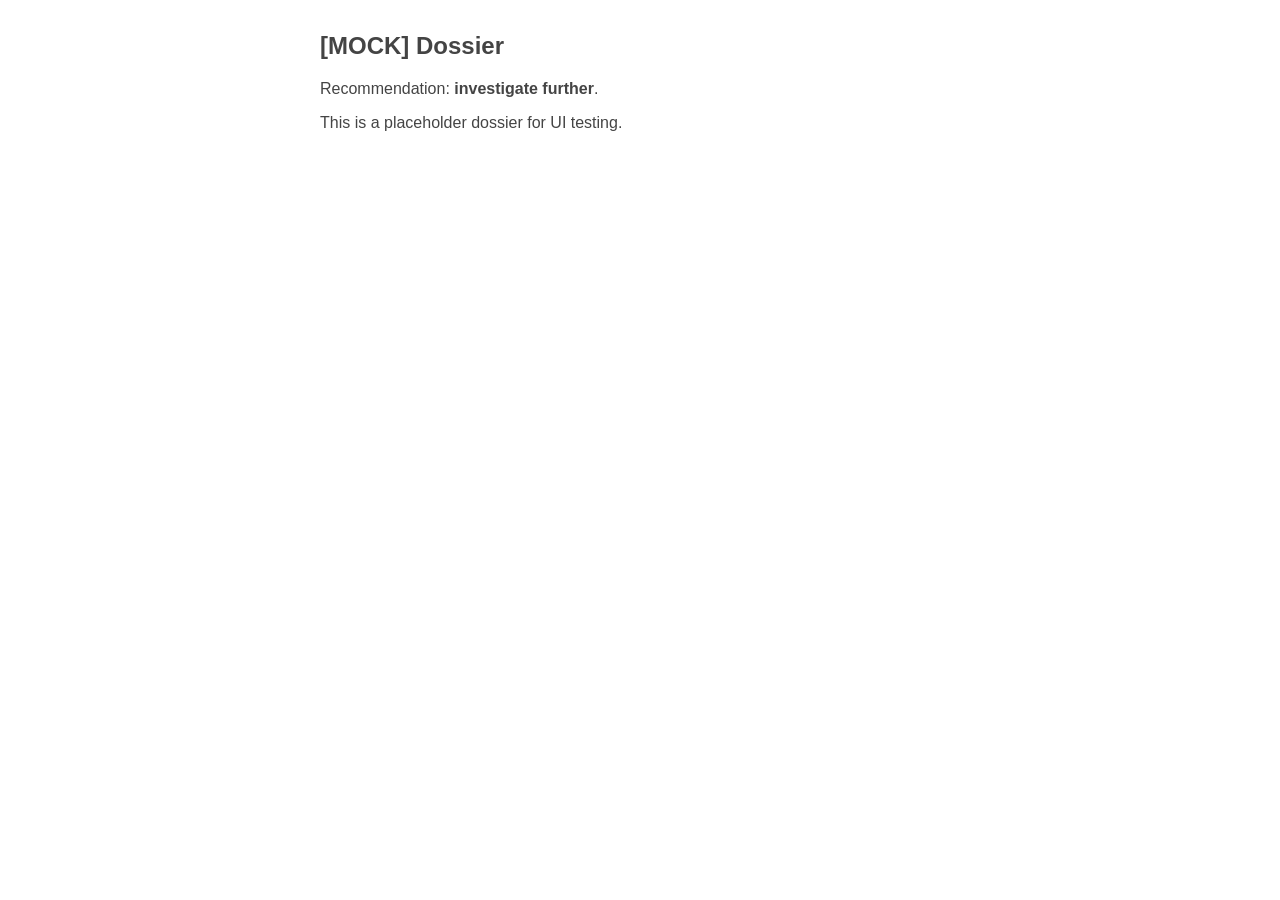
<file: runs/mock_app/dossier.html>
<!doctype html><html><body style="font-family:-apple-system,sans-serif;max-width:40rem;margin:2rem auto;color:#444"><h2>[MOCK] Dossier</h2><p>Recommendation: <b>investigate further</b>.</p><p>This is a placeholder dossier for UI testing.</p></body></html>
</file>
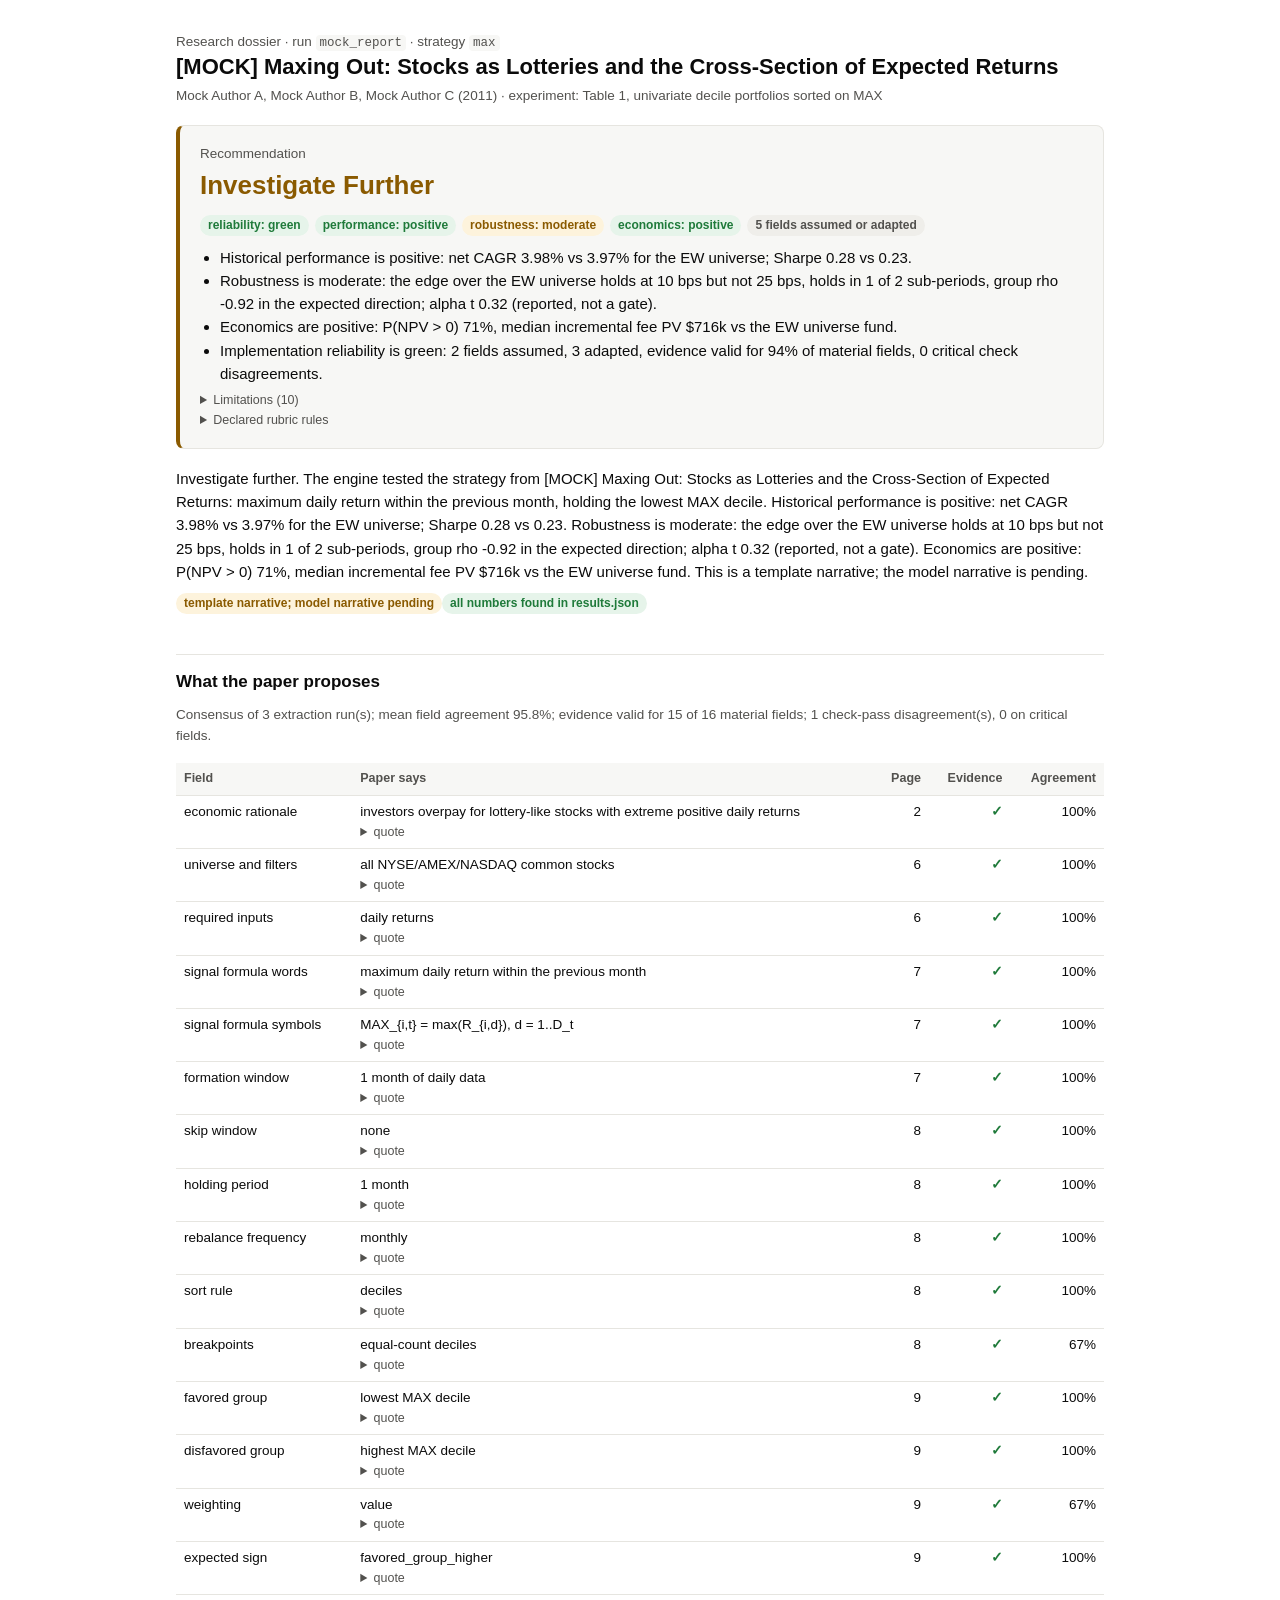
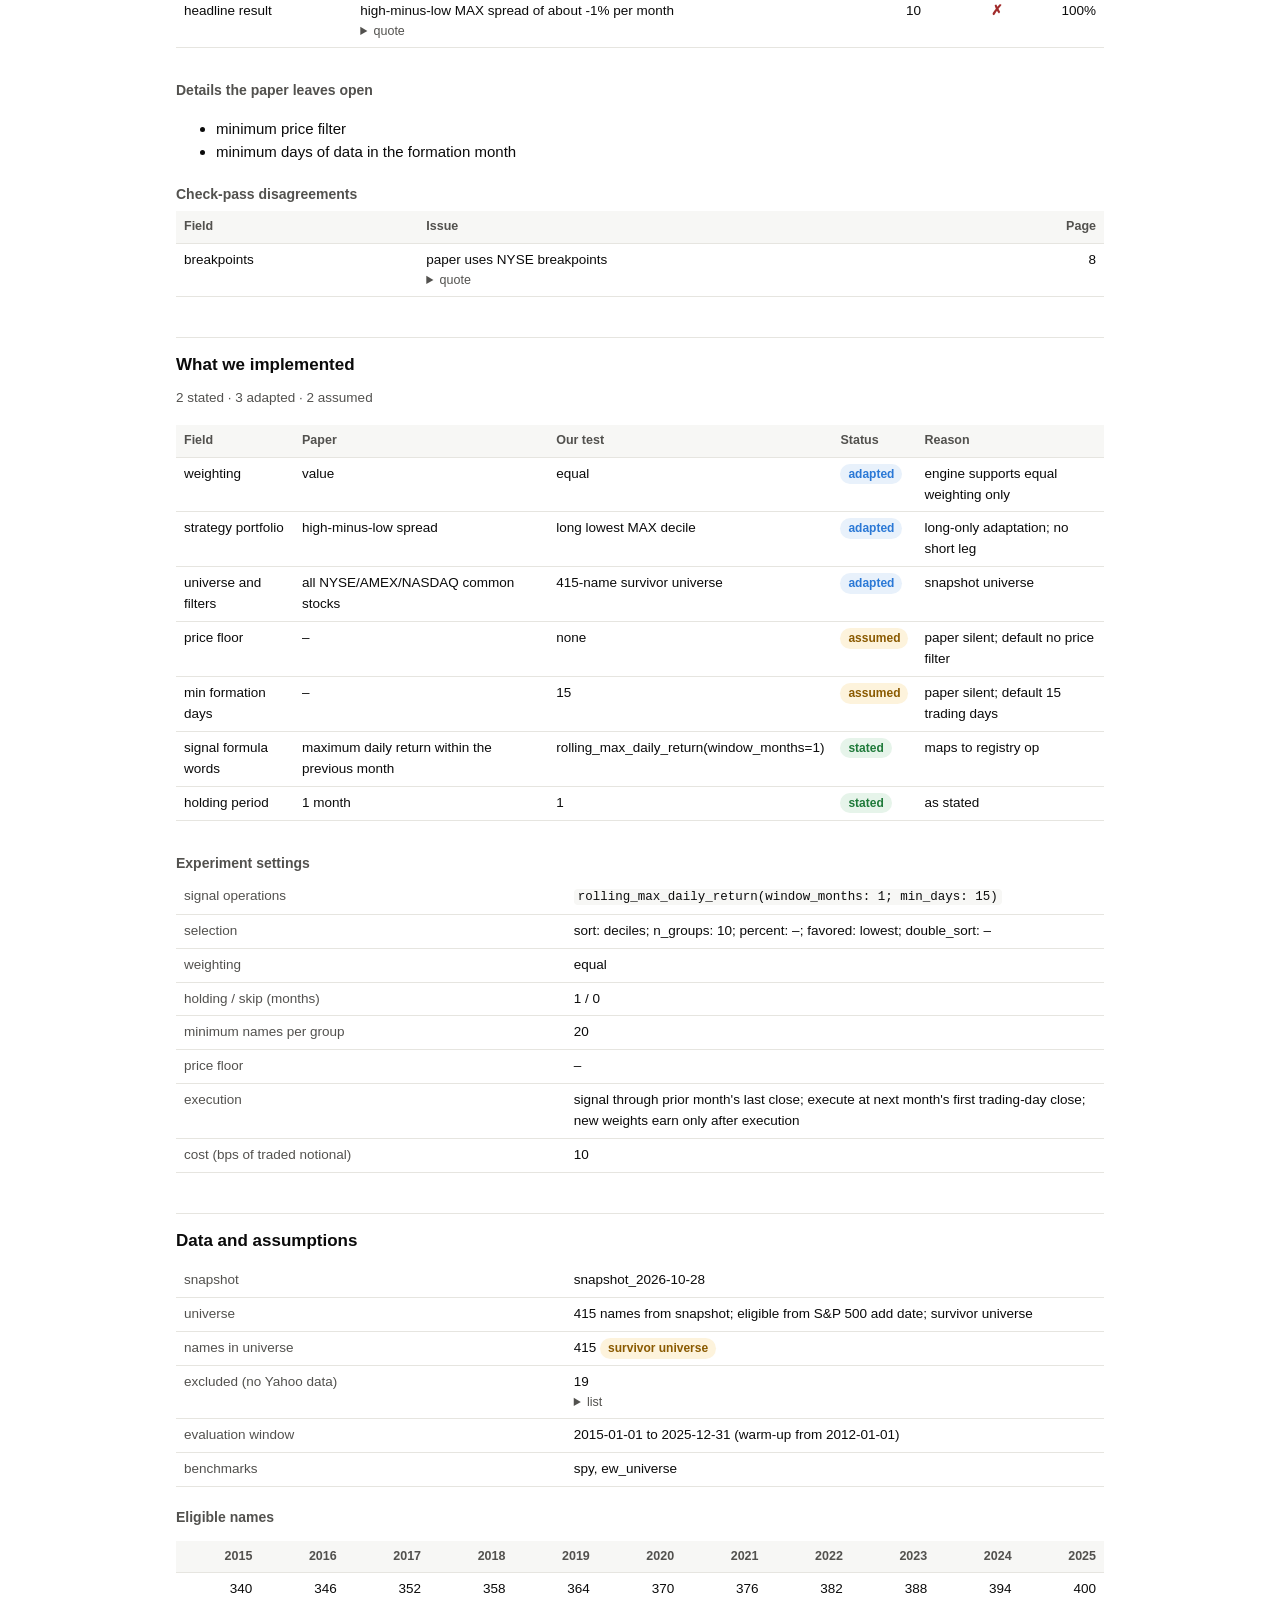
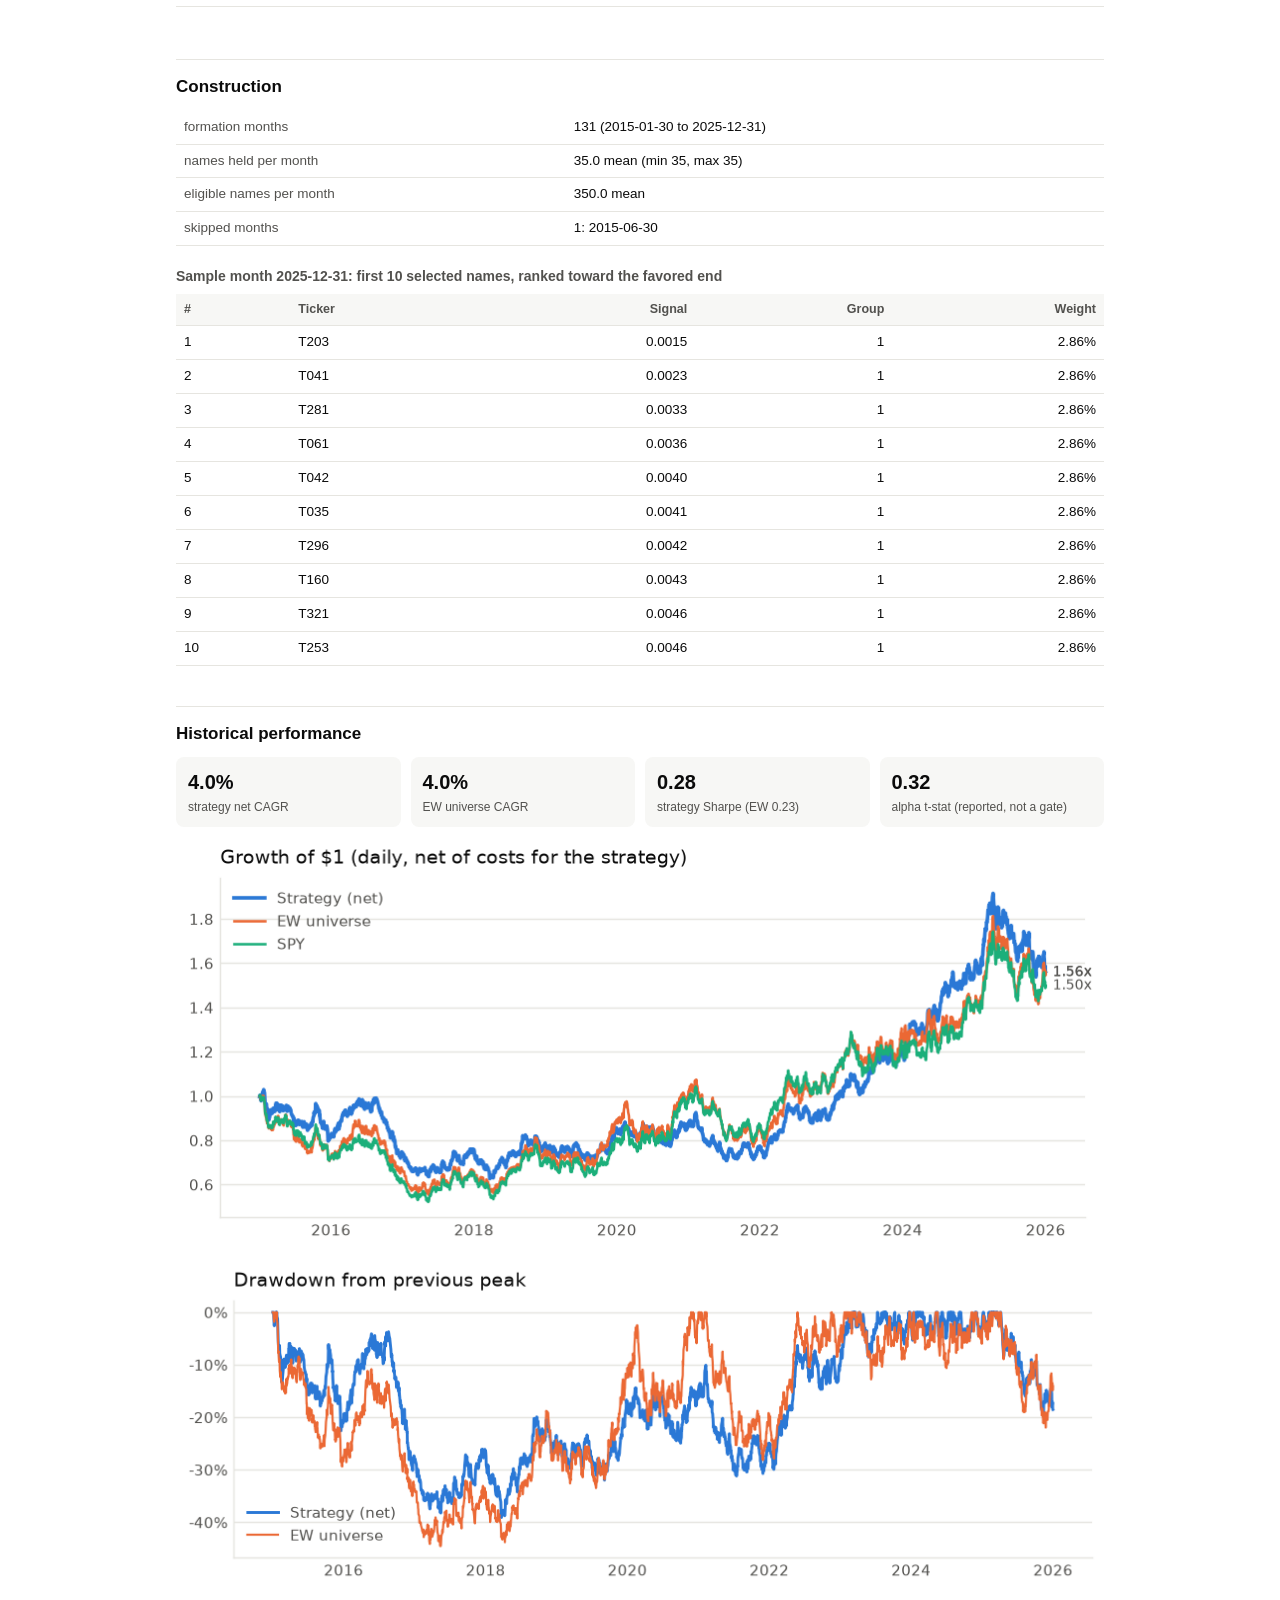
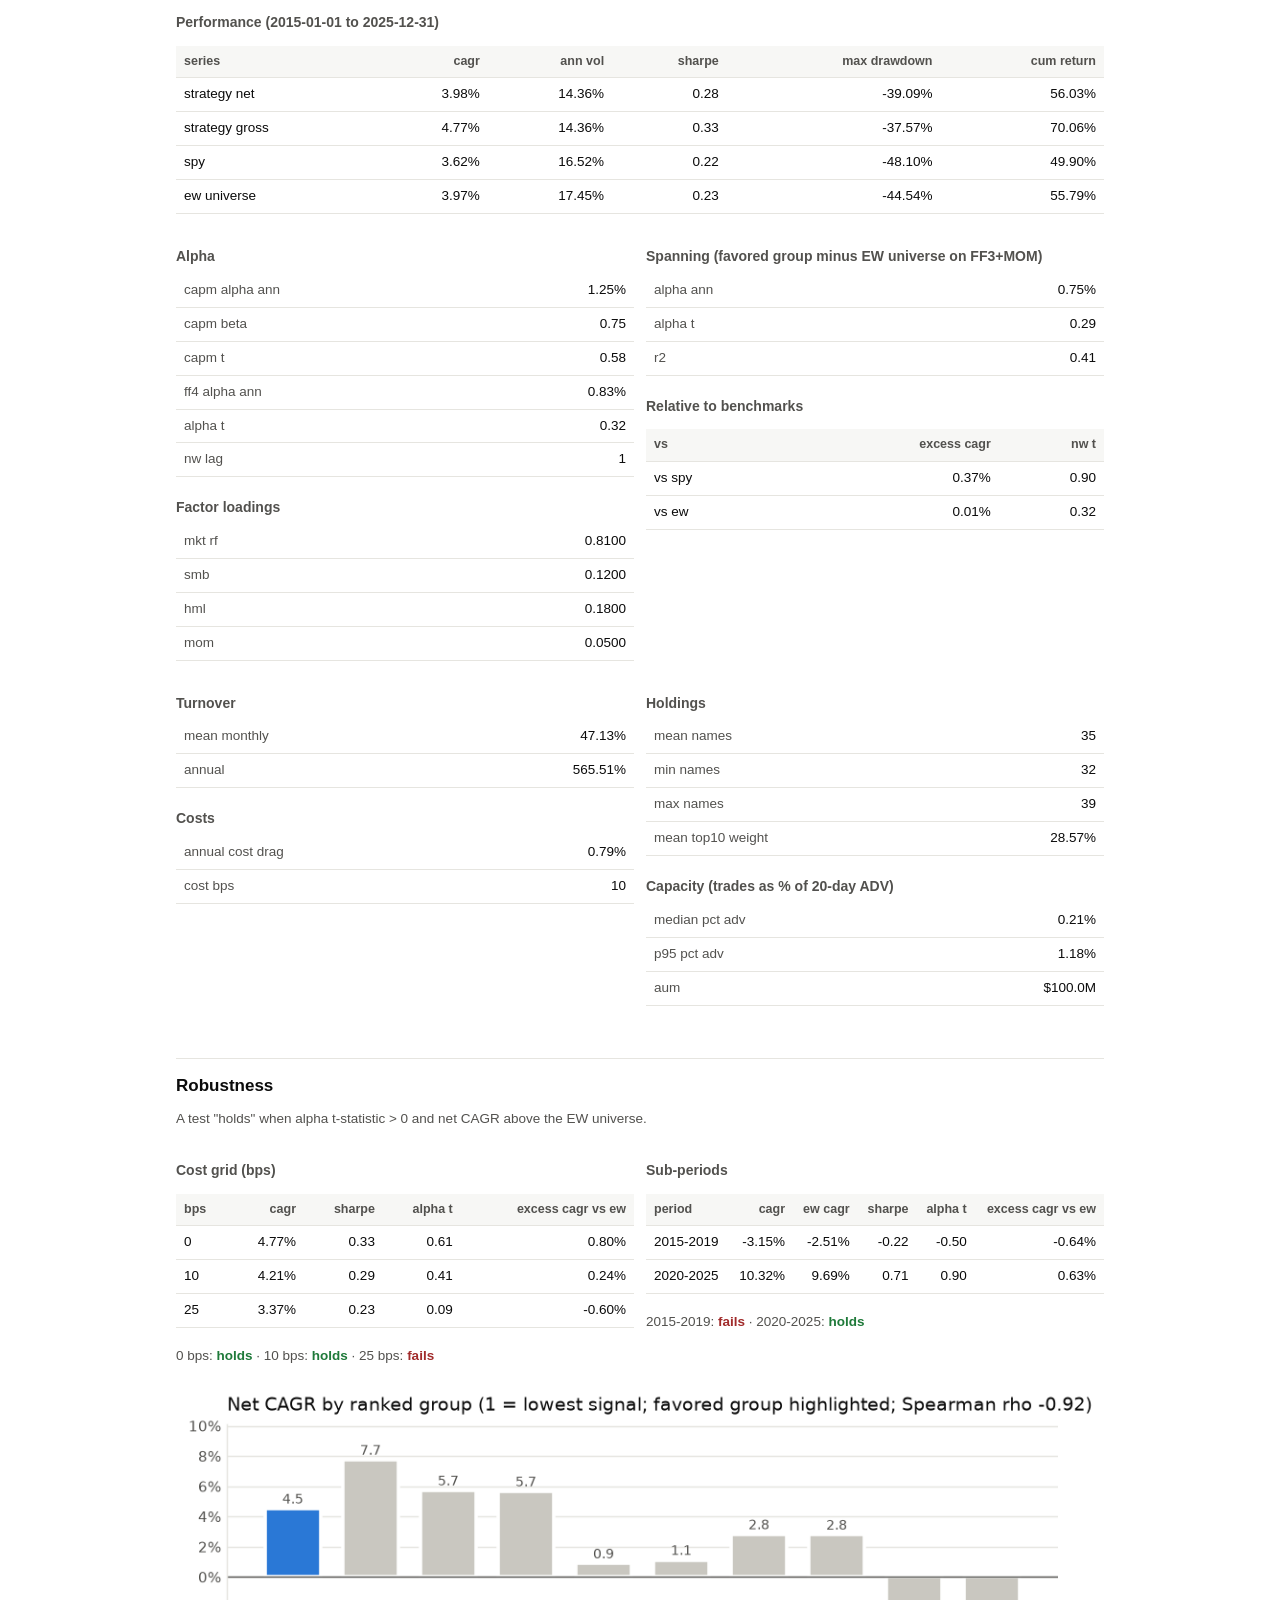
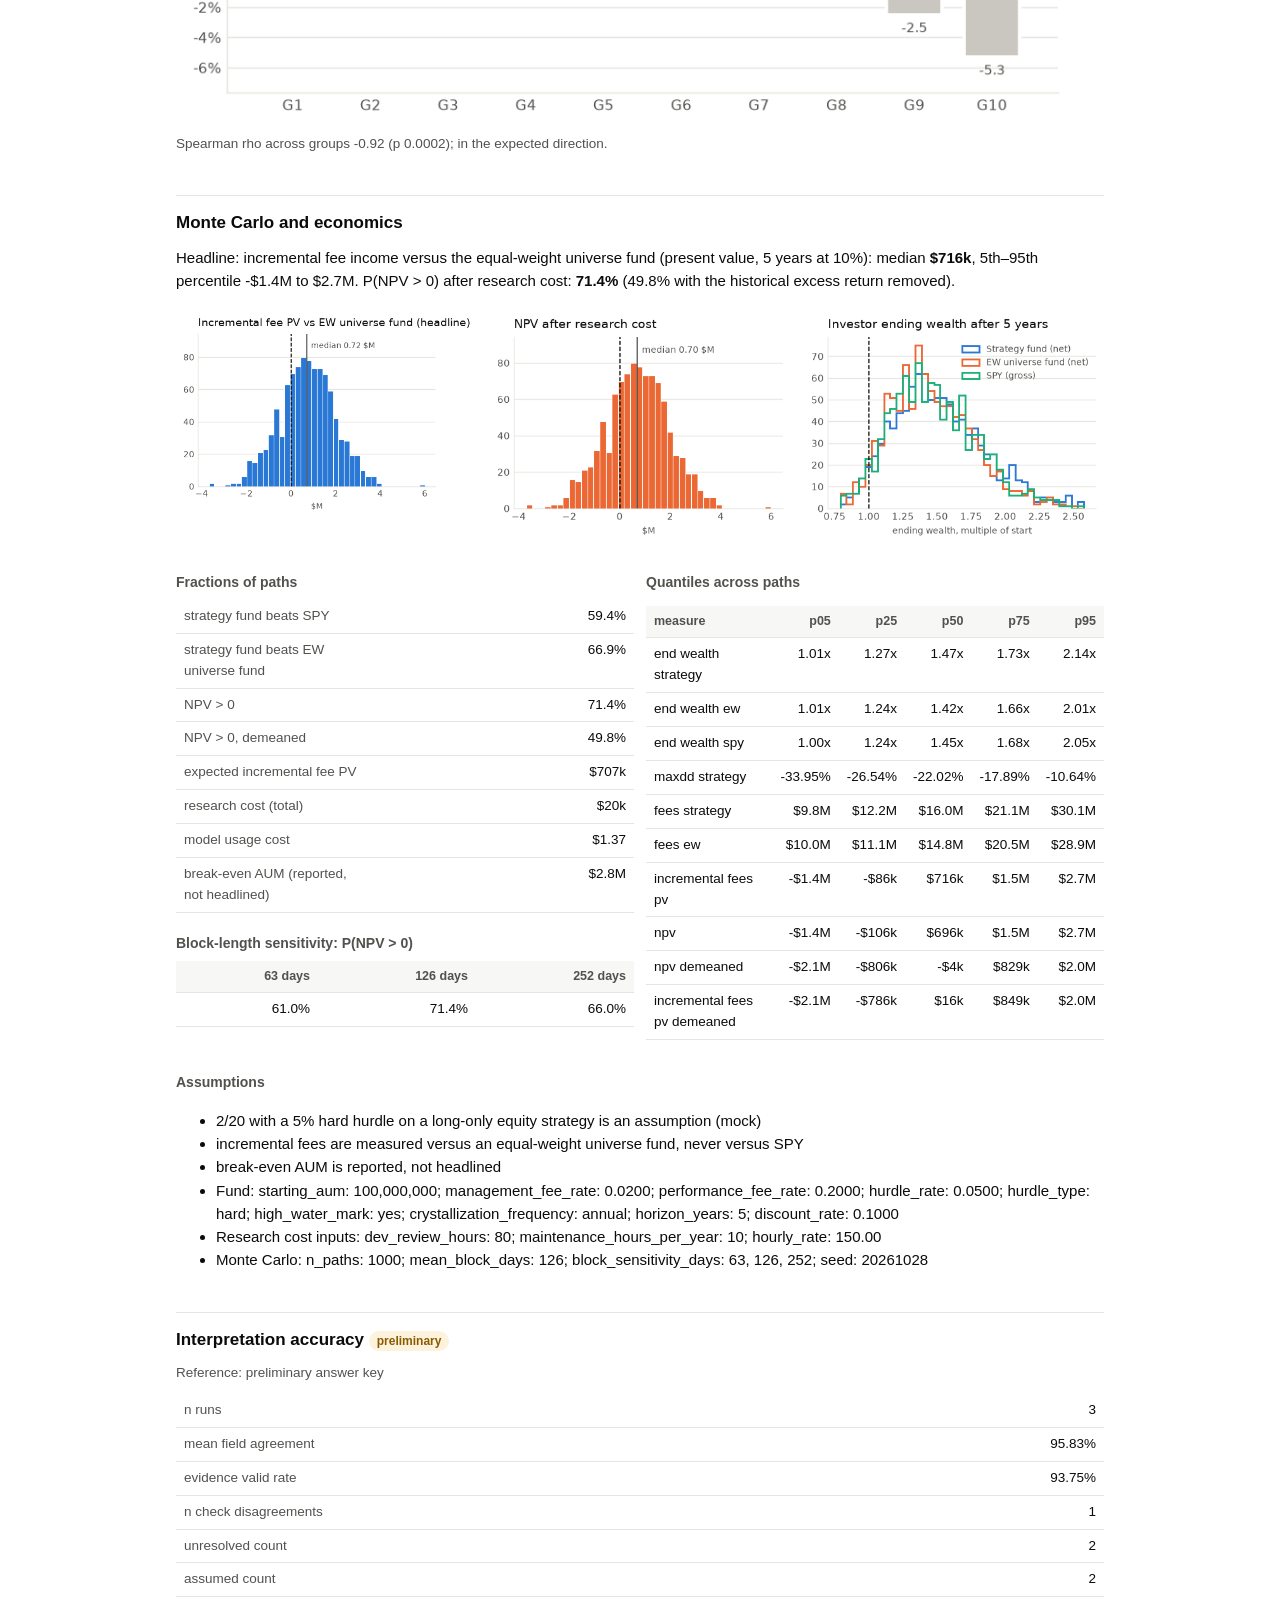
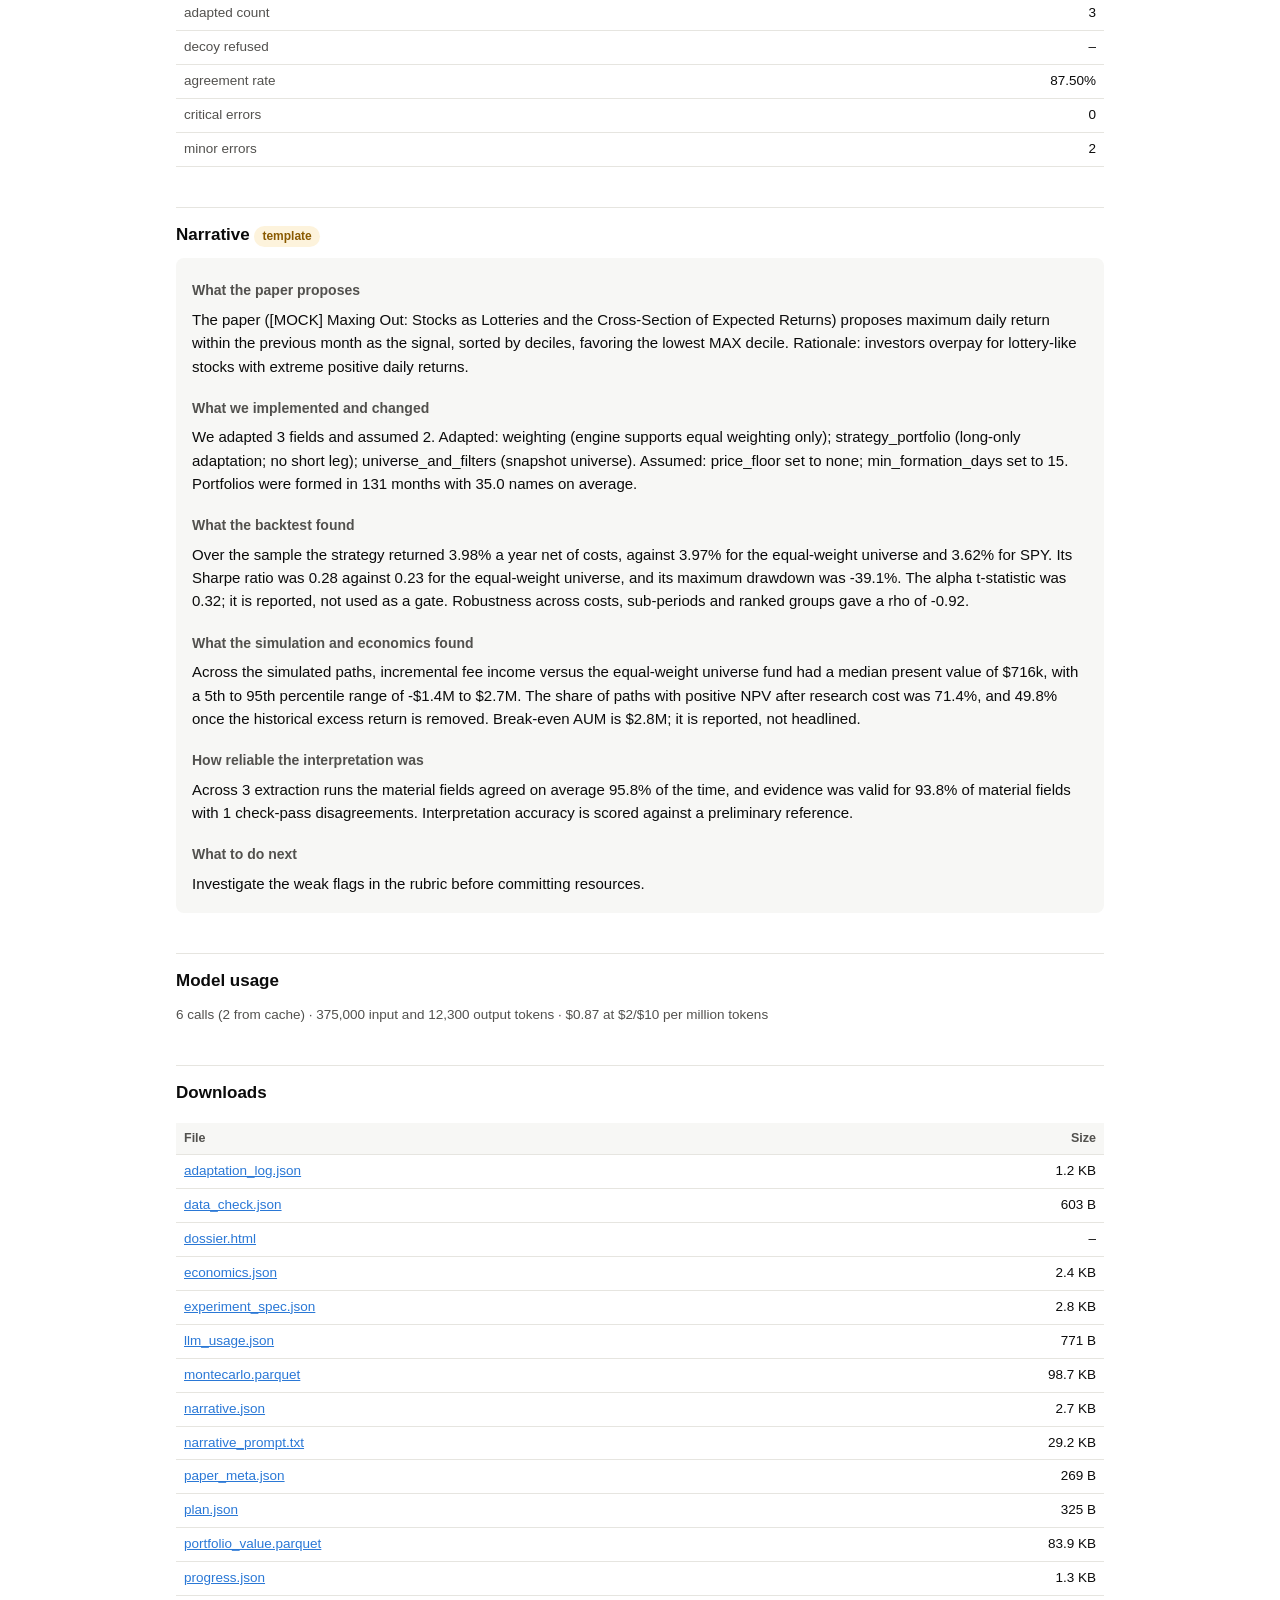
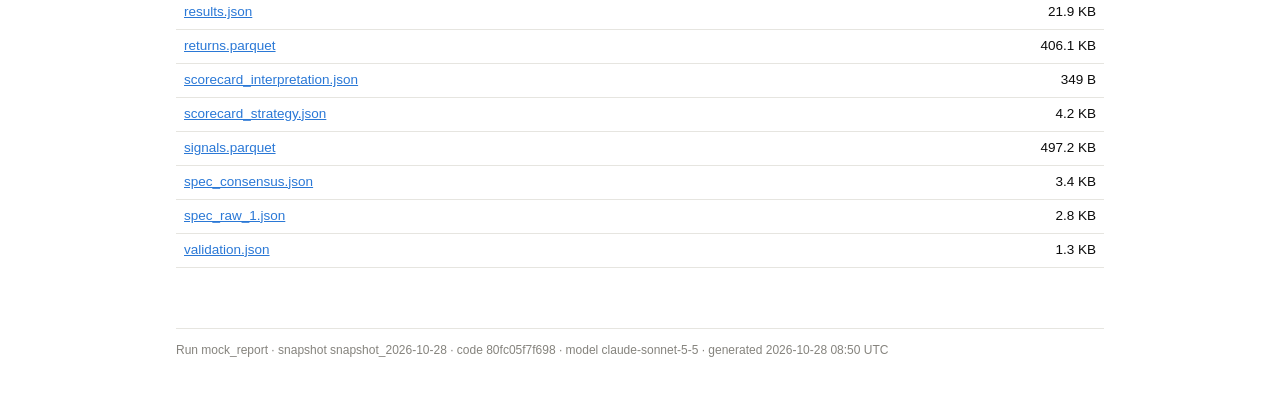
<file: runs/mock_report/dossier.html>
<!doctype html>
<html lang="en">
<head>
<meta charset="utf-8">
<meta name="viewport" content="width=device-width, initial-scale=1">
<title>[MOCK] Maxing Out: Stocks as Lotteries and the Cross-Section of Expected Returns · dossier</title>
<style>:root {
  --ink: #0b0b0b; --ink-2: #52514e; --ink-3: #85837d; --line: #e6e5e0; --bg: #ffffff; --panel: #f7f7f5;
  --accent: #2a78d6; --accent-soft: #e8f1fb;
  --good: #1f7a3a; --good-bg: #e6f4ea; --warn: #8a5a00; --warn-bg: #fdf3dc; --bad: #a12b2b; --bad-bg: #fbe9e9;
  --neutral-bg: #efeeea;
}
* { box-sizing: border-box; }
body { margin: 0; background: var(--bg); color: var(--ink);
  font: 15px/1.55 -apple-system, BlinkMacSystemFont, "Segoe UI", Roboto, Helvetica, Arial, sans-serif; }
main { max-width: 960px; margin: 0 auto; padding: 32px 16px 48px; }
h1 { font-size: 22px; line-height: 1.3; margin: 0 0 4px; font-weight: 650; }
h2 { font-size: 17px; margin: 40px 0 10px; padding-top: 14px; border-top: 1px solid var(--line); font-weight: 650; }
h3 { font-size: 14px; margin: 20px 0 6px; color: var(--ink-2); font-weight: 600; }
p { margin: 6px 0 10px; }
.sub { color: var(--ink-2); font-size: 13.5px; }
.muted { color: var(--ink-3); }
a { color: var(--accent); }
table { border-collapse: collapse; width: 100%; font-size: 13.5px; margin: 6px 0 12px; }
th, td { text-align: left; padding: 6px 8px; border-bottom: 1px solid var(--line); vertical-align: top; }
th { color: var(--ink-2); font-weight: 600; font-size: 12.5px; background: var(--panel); }
td.n, th.n { text-align: right; font-variant-numeric: tabular-nums; white-space: nowrap; }
.scroll { overflow-x: auto; }
.card { border: 1px solid var(--line); border-left: 4px solid var(--accent); border-radius: 8px; padding: 18px 20px;
  background: var(--panel); margin: 18px 0; }
.card .word { font-size: 26px; font-weight: 700; text-transform: capitalize; margin: 0 0 6px; }
.card.pursue { border-left-color: var(--good); } .card.pursue .word { color: var(--good); }
.card.investigate-further { border-left-color: var(--warn); } .card.investigate-further .word { color: var(--warn); }
.card.deprioritize { border-left-color: var(--bad); } .card.deprioritize .word { color: var(--bad); }
.card.unable-to-evaluate { border-left-color: var(--ink-3); } .card.unable-to-evaluate .word { color: var(--ink-2); }
.card ul { margin: 6px 0; padding-left: 20px; }
.flags { display: flex; flex-wrap: wrap; gap: 6px; margin: 10px 0; }
.badge { display: inline-block; padding: 1px 8px; border-radius: 999px; font-size: 12px; font-weight: 600;
  background: var(--neutral-bg); color: var(--ink-2); white-space: nowrap; }
.badge.good, .badge.green, .badge.positive, .badge.strong, .badge.stated { background: var(--good-bg); color: var(--good); }
.badge.amber, .badge.mixed, .badge.moderate, .badge.uncertain, .badge.assumed, .badge.preliminary { background: var(--warn-bg); color: var(--warn); }
.badge.red, .badge.negative, .badge.weak, .badge.bad, .badge.unresolved { background: var(--bad-bg); color: var(--bad); }
.badge.adapted { background: var(--accent-soft); color: var(--accent); }
.tick { color: var(--good); font-weight: 700; } .cross { color: var(--bad); font-weight: 700; }
details summary { cursor: pointer; color: var(--ink-2); font-size: 12.5px; }
details blockquote { margin: 6px 0; padding: 6px 10px; border-left: 3px solid var(--line); color: var(--ink-2); font-size: 13px; }
img.chart { width: 100%; height: auto; display: block; margin: 8px 0; }
.grid2 { display: grid; grid-template-columns: 1fr 1fr; gap: 12px; }
.grid3 { display: grid; grid-template-columns: repeat(3, 1fr); gap: 12px; }
@media (max-width: 720px) { .grid2, .grid3 { grid-template-columns: 1fr; } }
.kv td:first-child { color: var(--ink-2); width: 42%; }
.headline { display: grid; grid-template-columns: repeat(4, 1fr); gap: 10px; margin: 10px 0; }
@media (max-width: 720px) { .headline { grid-template-columns: 1fr 1fr; } }
.stat { background: var(--panel); border-radius: 8px; padding: 10px 12px; }
.stat .v { font-size: 20px; font-weight: 650; font-variant-numeric: tabular-nums; }
.stat .l { font-size: 12px; color: var(--ink-2); }
.narr { background: var(--panel); border-radius: 8px; padding: 2px 16px 8px; }
footer { margin-top: 48px; padding-top: 12px; border-top: 1px solid var(--line); color: var(--ink-3); font-size: 12px; }
code { font-size: 12.5px; background: var(--panel); padding: 1px 4px; border-radius: 4px; }
</style>
</head>
<body>
<main>
<div class="sub">Research dossier · run <code>mock_report</code> · strategy <code>max</code></div>
<h1>[MOCK] Maxing Out: Stocks as Lotteries and the Cross-Section of Expected Returns</h1>
<div class="sub">Mock Author A, Mock Author B, Mock Author C (2011) · experiment: Table 1, univariate decile portfolios sorted on MAX</div>

<!-- 1. recommendation card -->
<section class="card investigate-further" id="recommendation">
  <div class="sub">Recommendation</div>
  <div class="word">investigate further</div>
  <div class="flags">
    <span class="badge green">reliability: green</span>
    <span class="badge positive">performance: positive</span>
    <span class="badge moderate">robustness: moderate</span>
    <span class="badge positive">economics: positive</span>
    <span class="badge">5 fields assumed or adapted</span>
  </div>
  <ul><li>Historical performance is positive: net CAGR 3.98% vs 3.97% for the EW universe; Sharpe 0.28 vs 0.23.</li><li>Robustness is moderate: the edge over the EW universe holds at 10 bps but not 25 bps, holds in 1 of 2 sub-periods, group rho -0.92 in the expected direction; alpha t 0.32 (reported, not a gate).</li><li>Economics are positive: P(NPV &gt; 0) 71%, median incremental fee PV $716k vs the EW universe fund.</li><li>Implementation reliability is green: 2 fields assumed, 3 adapted, evidence valid for 94% of material fields, 0 critical check disagreements.</li></ul>
  <details><summary>Limitations (10)</summary>
  <ul><li>Survivor universe: today&#39;s index constituents only (415 names; 19 excluded for missing Yahoo data); delisted names are absent, which flatters returns.</li><li>Equal weighting (paper: value).</li><li>Long-only adaptation: the strategy holds the favored group only; no short leg.</li><li>Sample 2015-2025 lies entirely after publication.</li><li>Cash earns zero yield.</li><li>Returns use Yahoo adjusted-close conventions (dividends and splits folded in).</li><li>Effort reduction from the engine is not measured.</li><li>2 fields assumed (paper silent; labeled defaults) and 3 fields adapted.</li><li>The 2/20 fee schedule with a hard hurdle is an assumption for a long-only fund; incremental fees are measured against the EW universe fund.</li><li>Interpretation accuracy is scored against a preliminary reference.</li></ul>
  </details>
  <details><summary>Declared rubric rules</summary><pre style="white-space:pre-wrap;font-size:12px">Flags (each computed from results.json):
1. implementation_reliability: green if n_assumed &lt;= 3 AND evidence_valid_rate &gt;= 0.8 AND no critical check-pass disagreements (check-pass items on signal_formula_words, signal_formula_symbols, formation_window, skip_window, holding_period, sort_rule, favored_group, expected_sign); amber if not green and n_assumed &lt;= 6; red otherwise.
2. historical_performance: positive if strategy net CAGR &gt; EW universe CAGR AND strategy net Sharpe &gt; EW universe Sharpe; mixed if exactly one holds; negative if neither; unknown if either input is missing.
3. robustness: a test &#39;holds&#39; when the alpha t-statistic is &gt; 0 (sign only; the t-statistic is reported, not a gate) AND net CAGR exceeds the EW universe CAGR. strong if it holds at 25 bps AND in both sub-periods AND the ranked-group Spearman rho is in the expected direction; moderate if it holds at 10 bps AND in at least one sub-period; weak otherwise (missing inputs count as not holding).
4. economics: from the fraction of Monte Carlo paths with incremental-fee NPV (vs the EW universe fund, less research cost) &gt; 0: positive if &gt;= 0.6; uncertain if &gt;= 0.4 and &lt; 0.6; negative if &lt; 0.4; unknown if missing.
5. limitations: count = n_assumed + n_adapted (reported, not a gate).
Recommendation (first match wins):
a. &#39;unable to evaluate&#39; if results status is blocked or incomplete.
b. &#39;pursue&#39; if performance positive AND robustness strong AND economics positive AND reliability green.
c. &#39;deprioritize&#39; if performance negative OR (robustness weak AND economics negative).
d. &#39;investigate further&#39; otherwise.
</pre></details>
</section>

<!-- 2. summary -->
<section id="summary">
  <p>Investigate further. The engine tested the strategy from [MOCK] Maxing Out: Stocks as Lotteries and the Cross-Section of Expected Returns: maximum daily return within the previous month, holding the lowest MAX decile. Historical performance is positive: net CAGR 3.98% vs 3.97% for the EW universe; Sharpe 0.28 vs 0.23. Robustness is moderate: the edge over the EW universe holds at 10 bps but not 25 bps, holds in 1 of 2 sub-periods, group rho -0.92 in the expected direction; alpha t 0.32 (reported, not a gate). Economics are positive: P(NPV &gt; 0) 71%, median incremental fee PV $716k vs the EW universe fund. This is a template narrative; the model narrative is pending.</p>
  <div class="sub">
<span class="badge amber">template narrative; model narrative pending</span><span class="badge good">all numbers found in results.json</span>  </div>
</section>

<!-- 3. what the paper proposes -->
<h2 id="paper">What the paper proposes</h2>
<p class="sub">Consensus of 3 extraction run(s); mean field agreement 95.8%;
evidence valid for 15 of 16 material fields;
1 check-pass disagreement(s), 0 on critical fields.</p>
<div class="scroll"><table>
<tr><th>Field</th><th>Paper says</th><th class="n">Page</th><th class="n">Evidence</th><th class="n">Agreement</th></tr>
<tr>
  <td>economic rationale</td>
  <td>investors overpay for lottery-like stocks with extreme positive daily returns
<details><summary>quote</summary><blockquote>(mock) investors may pay a premium for lottery-like payoffs</blockquote></details></td>
  <td class="n">2</td>
  <td class="n"><span class="tick" title="quote found on cited page">✓</span></td>
  <td class="n">100%</td>
</tr>
<tr>
  <td>universe and filters</td>
  <td>all NYSE/AMEX/NASDAQ common stocks
<details><summary>quote</summary><blockquote>(mock) the sample covers common stocks on the three exchanges</blockquote></details></td>
  <td class="n">6</td>
  <td class="n"><span class="tick" title="quote found on cited page">✓</span></td>
  <td class="n">100%</td>
</tr>
<tr>
  <td>required inputs</td>
  <td>daily returns
<details><summary>quote</summary><blockquote>(mock) daily stock returns from CRSP</blockquote></details></td>
  <td class="n">6</td>
  <td class="n"><span class="tick" title="quote found on cited page">✓</span></td>
  <td class="n">100%</td>
</tr>
<tr>
  <td>signal formula words</td>
  <td>maximum daily return within the previous month
<details><summary>quote</summary><blockquote>(mock) MAX is the maximum daily return over the past month</blockquote></details></td>
  <td class="n">7</td>
  <td class="n"><span class="tick" title="quote found on cited page">✓</span></td>
  <td class="n">100%</td>
</tr>
<tr>
  <td>signal formula symbols</td>
  <td>MAX_{i,t} = max(R_{i,d}), d = 1..D_t
<details><summary>quote</summary><blockquote>(mock) MAX_{i,t} = max(R_{i,d})</blockquote></details></td>
  <td class="n">7</td>
  <td class="n"><span class="tick" title="quote found on cited page">✓</span></td>
  <td class="n">100%</td>
</tr>
<tr>
  <td>formation window</td>
  <td>1 month of daily data
<details><summary>quote</summary><blockquote>(mock) over the previous month</blockquote></details></td>
  <td class="n">7</td>
  <td class="n"><span class="tick" title="quote found on cited page">✓</span></td>
  <td class="n">100%</td>
</tr>
<tr>
  <td>skip window</td>
  <td>none
<details><summary>quote</summary><blockquote>(mock) portfolios are formed at month end</blockquote></details></td>
  <td class="n">8</td>
  <td class="n"><span class="tick" title="quote found on cited page">✓</span></td>
  <td class="n">100%</td>
</tr>
<tr>
  <td>holding period</td>
  <td>1 month
<details><summary>quote</summary><blockquote>(mock) held for the next month</blockquote></details></td>
  <td class="n">8</td>
  <td class="n"><span class="tick" title="quote found on cited page">✓</span></td>
  <td class="n">100%</td>
</tr>
<tr>
  <td>rebalance frequency</td>
  <td>monthly
<details><summary>quote</summary><blockquote>(mock) rebalanced every month</blockquote></details></td>
  <td class="n">8</td>
  <td class="n"><span class="tick" title="quote found on cited page">✓</span></td>
  <td class="n">100%</td>
</tr>
<tr>
  <td>sort rule</td>
  <td>deciles
<details><summary>quote</summary><blockquote>(mock) stocks are sorted into deciles</blockquote></details></td>
  <td class="n">8</td>
  <td class="n"><span class="tick" title="quote found on cited page">✓</span></td>
  <td class="n">100%</td>
</tr>
<tr>
  <td>breakpoints</td>
  <td>equal-count deciles
<details><summary>quote</summary><blockquote>(mock) decile breakpoints</blockquote></details></td>
  <td class="n">8</td>
  <td class="n"><span class="tick" title="quote found on cited page">✓</span></td>
  <td class="n">67%</td>
</tr>
<tr>
  <td>favored group</td>
  <td>lowest MAX decile
<details><summary>quote</summary><blockquote>(mock) low-MAX stocks earn higher returns</blockquote></details></td>
  <td class="n">9</td>
  <td class="n"><span class="tick" title="quote found on cited page">✓</span></td>
  <td class="n">100%</td>
</tr>
<tr>
  <td>disfavored group</td>
  <td>highest MAX decile
<details><summary>quote</summary><blockquote>(mock) high-MAX stocks underperform</blockquote></details></td>
  <td class="n">9</td>
  <td class="n"><span class="tick" title="quote found on cited page">✓</span></td>
  <td class="n">100%</td>
</tr>
<tr>
  <td>weighting</td>
  <td>value
<details><summary>quote</summary><blockquote>(mock) value-weighted decile returns</blockquote></details></td>
  <td class="n">9</td>
  <td class="n"><span class="tick" title="quote found on cited page">✓</span></td>
  <td class="n">67%</td>
</tr>
<tr>
  <td>expected sign</td>
  <td>favored_group_higher
<details><summary>quote</summary><blockquote>(mock) the return spread between high and low MAX is negative</blockquote></details></td>
  <td class="n">9</td>
  <td class="n"><span class="tick" title="quote found on cited page">✓</span></td>
  <td class="n">100%</td>
</tr>
<tr>
  <td>headline result</td>
  <td>high-minus-low MAX spread of about -1% per month
<details><summary>quote</summary><blockquote>(mock) the difference is about -1 percent per month</blockquote></details></td>
  <td class="n">10</td>
  <td class="n"><span class="cross" title="quote not found on cited page">✗</span></td>
  <td class="n">100%</td>
</tr>
</table></div>
<h3>Details the paper leaves open</h3><ul><li>minimum price filter</li><li>minimum days of data in the formation month</li></ul><h3>Check-pass disagreements</h3>
<table><tr><th>Field</th><th>Issue</th><th class="n">Page</th></tr>
<tr><td>breakpoints</td><td>paper uses NYSE breakpoints<details><summary>quote</summary><blockquote>(mock) NYSE breakpoints</blockquote></details></td><td class="n">8</td></tr></table>

<!-- 4. what we implemented -->
<h2 id="implemented">What we implemented</h2>
<p class="sub">2 stated · 3 adapted · 2 assumed</p>
<div class="scroll"><table>
<tr><th>Field</th><th>Paper</th><th>Our test</th><th>Status</th><th>Reason</th></tr>
<tr><td>weighting</td><td>value</td><td>equal</td>
<td><span class="badge adapted">adapted</span></td><td>engine supports equal weighting only</td></tr>
<tr><td>strategy portfolio</td><td>high-minus-low spread</td><td>long lowest MAX decile</td>
<td><span class="badge adapted">adapted</span></td><td>long-only adaptation; no short leg</td></tr>
<tr><td>universe and filters</td><td>all NYSE/AMEX/NASDAQ common stocks</td><td>415-name survivor universe</td>
<td><span class="badge adapted">adapted</span></td><td>snapshot universe</td></tr>
<tr><td>price floor</td><td>–</td><td>none</td>
<td><span class="badge assumed">assumed</span></td><td>paper silent; default no price filter</td></tr>
<tr><td>min formation days</td><td>–</td><td>15</td>
<td><span class="badge assumed">assumed</span></td><td>paper silent; default 15 trading days</td></tr>
<tr><td>signal formula words</td><td>maximum daily return within the previous month</td><td>rolling_max_daily_return(window_months=1)</td>
<td><span class="badge stated">stated</span></td><td>maps to registry op</td></tr>
<tr><td>holding period</td><td>1 month</td><td>1</td>
<td><span class="badge stated">stated</span></td><td>as stated</td></tr>
</table></div>
<h3>Experiment settings</h3>
<table class="kv">
<tr><td>signal operations</td><td><code>rolling_max_daily_return(window_months: 1; min_days: 15)</code> </td></tr>
<tr><td>selection</td><td>sort: deciles; n_groups: 10; percent: –; favored: lowest; double_sort: –</td></tr>
<tr><td>weighting</td><td>equal</td></tr>
<tr><td>holding / skip (months)</td><td>1 / 0</td></tr>
<tr><td>minimum names per group</td><td>20</td></tr>
<tr><td>price floor</td><td>–</td></tr>
<tr><td>execution</td><td>signal through prior month&#39;s last close; execute at next month&#39;s first trading-day close; new weights earn only after execution</td></tr>
<tr><td>cost (bps of traded notional)</td><td>10</td></tr>
</table>

<!-- 5. data and assumptions -->
<h2 id="data">Data and assumptions</h2>
<table class="kv">
<tr><td>snapshot</td><td>snapshot_2026-10-28</td></tr>
<tr><td>universe</td><td>415 names from snapshot; eligible from S&amp;P 500 add date; survivor universe</td></tr>
<tr><td>names in universe</td><td>415 <span class="badge amber">survivor universe</span></td></tr>
<tr><td>excluded (no Yahoo data)</td><td>19<details><summary>list</summary>MOCK0, MOCK1, MOCK2, MOCK3, MOCK4, MOCK5, MOCK6, MOCK7, MOCK8, MOCK9, MOCK10, MOCK11, MOCK12, MOCK13, MOCK14, MOCK15, MOCK16, MOCK17, MOCK18</details></td></tr>
<tr><td>evaluation window</td><td>2015-01-01 to 2025-12-31 (warm-up from 2012-01-01)</td></tr>
<tr><td>benchmarks</td><td>spy, ew_universe</td></tr>
</table>
<h3>Eligible names</h3>
<div class="scroll"><table><tr><th class="n">2015</th><th class="n">2016</th><th class="n">2017</th><th class="n">2018</th><th class="n">2019</th><th class="n">2020</th><th class="n">2021</th><th class="n">2022</th><th class="n">2023</th><th class="n">2024</th><th class="n">2025</th></tr>
<tr><td class="n">340</td><td class="n">346</td><td class="n">352</td><td class="n">358</td><td class="n">364</td><td class="n">370</td><td class="n">376</td><td class="n">382</td><td class="n">388</td><td class="n">394</td><td class="n">400</td></tr></table></div>

<!-- 6. construction -->
<h2 id="construction">Construction</h2>
<table class="kv">
<tr><td>formation months</td><td>131 (2015-01-30 to 2025-12-31)</td></tr>
<tr><td>names held per month</td><td>35.0 mean (min 35, max 35)</td></tr>
<tr><td>eligible names per month</td><td>350.0 mean</td></tr>
<tr><td>skipped months</td><td>1: 2015-06-30</td></tr>
</table>
<h3>Sample month 2025-12-31: first 10 selected names, ranked toward the favored end</h3>
<table><tr><th>#</th><th>Ticker</th><th class="n">Signal</th><th class="n">Group</th><th class="n">Weight</th></tr>
<tr><td>1</td><td>T203</td><td class="n">0.0015</td><td class="n">1</td><td class="n">2.86%</td></tr><tr><td>2</td><td>T041</td><td class="n">0.0023</td><td class="n">1</td><td class="n">2.86%</td></tr><tr><td>3</td><td>T281</td><td class="n">0.0033</td><td class="n">1</td><td class="n">2.86%</td></tr><tr><td>4</td><td>T061</td><td class="n">0.0036</td><td class="n">1</td><td class="n">2.86%</td></tr><tr><td>5</td><td>T042</td><td class="n">0.0040</td><td class="n">1</td><td class="n">2.86%</td></tr><tr><td>6</td><td>T035</td><td class="n">0.0041</td><td class="n">1</td><td class="n">2.86%</td></tr><tr><td>7</td><td>T296</td><td class="n">0.0042</td><td class="n">1</td><td class="n">2.86%</td></tr><tr><td>8</td><td>T160</td><td class="n">0.0043</td><td class="n">1</td><td class="n">2.86%</td></tr><tr><td>9</td><td>T321</td><td class="n">0.0046</td><td class="n">1</td><td class="n">2.86%</td></tr><tr><td>10</td><td>T253</td><td class="n">0.0046</td><td class="n">1</td><td class="n">2.86%</td></tr></table>

<!-- 7. historical performance -->
<h2 id="performance">Historical performance</h2>
<div class="headline">
  <div class="stat"><div class="v">4.0%</div><div class="l">strategy net CAGR</div></div>
  <div class="stat"><div class="v">4.0%</div><div class="l">EW universe CAGR</div></div>
  <div class="stat"><div class="v">0.28</div><div class="l">strategy Sharpe (EW 0.23)</div></div>
  <div class="stat"><div class="v">0.32</div><div class="l">alpha t-stat (reported, not a gate)</div></div>
</div>
<img class="chart" alt="Growth of $1 for strategy, EW universe and SPY" src="[data-uri]"><img class="chart" alt="Drawdown chart" src="[data-uri]"><h3>Performance (2015-01-01 to 2025-12-31)</h3>
<div class="scroll"><table>
<tr><th>series</th><th class="n">cagr</th><th class="n">ann vol</th><th class="n">sharpe</th><th class="n">max drawdown</th><th class="n">cum return</th></tr>
<tr><td>strategy net</td><td class="n">3.98%</td><td class="n">14.36%</td><td class="n">0.28</td><td class="n">-39.09%</td><td class="n">56.03%</td></tr>
<tr><td>strategy gross</td><td class="n">4.77%</td><td class="n">14.36%</td><td class="n">0.33</td><td class="n">-37.57%</td><td class="n">70.06%</td></tr>
<tr><td>spy</td><td class="n">3.62%</td><td class="n">16.52%</td><td class="n">0.22</td><td class="n">-48.10%</td><td class="n">49.90%</td></tr>
<tr><td>ew universe</td><td class="n">3.97%</td><td class="n">17.45%</td><td class="n">0.23</td><td class="n">-44.54%</td><td class="n">55.79%</td></tr>
</table></div>

<div class="grid2">
  <div><h3>Alpha</h3><table class="kv">
<tr><td>capm alpha ann</td><td class="n">1.25%</td></tr>
<tr><td>capm beta</td><td class="n">0.75</td></tr>
<tr><td>capm t</td><td class="n">0.58</td></tr>
<tr><td>ff4 alpha ann</td><td class="n">0.83%</td></tr>
<tr><td>alpha t</td><td class="n">0.32</td></tr>
<tr><td>nw lag</td><td class="n">1</td></tr>
</table><h3>Factor loadings</h3><table class="kv">
<tr><td>mkt rf</td><td class="n">0.8100</td></tr>
<tr><td>smb</td><td class="n">0.1200</td></tr>
<tr><td>hml</td><td class="n">0.1800</td></tr>
<tr><td>mom</td><td class="n">0.0500</td></tr>
</table></div>
  <div><h3>Spanning (favored group minus EW universe on FF3+MOM)</h3><table class="kv">
<tr><td>alpha ann</td><td class="n">0.75%</td></tr>
<tr><td>alpha t</td><td class="n">0.29</td></tr>
<tr><td>r2</td><td class="n">0.41</td></tr>
</table><h3>Relative to benchmarks</h3><div class="scroll"><table>
<tr><th>vs</th><th class="n">excess cagr</th><th class="n">nw t</th></tr>
<tr><td>vs spy</td><td class="n">0.37%</td><td class="n">0.90</td></tr>
<tr><td>vs ew</td><td class="n">0.01%</td><td class="n">0.32</td></tr>
</table></div>
</div>
</div>
<div class="grid2">
  <div><h3>Turnover</h3><table class="kv">
<tr><td>mean monthly</td><td class="n">47.13%</td></tr>
<tr><td>annual</td><td class="n">565.51%</td></tr>
</table><h3>Costs</h3><table class="kv">
<tr><td>annual cost drag</td><td class="n">0.79%</td></tr>
<tr><td>cost bps</td><td class="n">10</td></tr>
</table></div>
  <div><h3>Holdings</h3><table class="kv">
<tr><td>mean names</td><td class="n">35</td></tr>
<tr><td>min names</td><td class="n">32</td></tr>
<tr><td>max names</td><td class="n">39</td></tr>
<tr><td>mean top10 weight</td><td class="n">28.57%</td></tr>
</table><h3>Capacity (trades as % of 20-day ADV)</h3><table class="kv">
<tr><td>median pct adv</td><td class="n">0.21%</td></tr>
<tr><td>p95 pct adv</td><td class="n">1.18%</td></tr>
<tr><td>aum</td><td class="n">$100.0M</td></tr>
</table></div>
</div>

<!-- 8. robustness -->
<h2 id="robustness">Robustness</h2>
<p class="sub">A test "holds" when alpha t-statistic &gt; 0 and net CAGR above the EW universe.</p>
<div class="grid2">
  <div><h3>Cost grid (bps)</h3><div class="scroll"><table>
<tr><th>bps</th><th class="n">cagr</th><th class="n">sharpe</th><th class="n">alpha t</th><th class="n">excess cagr vs ew</th></tr>
<tr><td>0</td><td class="n">4.77%</td><td class="n">0.33</td><td class="n">0.61</td><td class="n">0.80%</td></tr>
<tr><td>10</td><td class="n">4.21%</td><td class="n">0.29</td><td class="n">0.41</td><td class="n">0.24%</td></tr>
<tr><td>25</td><td class="n">3.37%</td><td class="n">0.23</td><td class="n">0.09</td><td class="n">-0.60%</td></tr>
</table></div>

    <p class="sub">0 bps: <span class="tick">holds</span> · 10 bps: <span class="tick">holds</span> · 25 bps: <span class="cross">fails</span></p></div>
  <div><h3>Sub-periods</h3><div class="scroll"><table>
<tr><th>period</th><th class="n">cagr</th><th class="n">ew cagr</th><th class="n">sharpe</th><th class="n">alpha t</th><th class="n">excess cagr vs ew</th></tr>
<tr><td>2015-2019</td><td class="n">-3.15%</td><td class="n">-2.51%</td><td class="n">-0.22</td><td class="n">-0.50</td><td class="n">-0.64%</td></tr>
<tr><td>2020-2025</td><td class="n">10.32%</td><td class="n">9.69%</td><td class="n">0.71</td><td class="n">0.90</td><td class="n">0.63%</td></tr>
</table></div>

    <p class="sub">2015-2019: <span class="cross">fails</span> · 2020-2025: <span class="tick">holds</span></p></div>
</div>
<img class="chart" alt="Net CAGR by ranked group" src="[data-uri]"><p class="sub">Spearman rho across groups -0.92 (p 0.0002); in the expected direction.</p>
<!-- 9. Monte Carlo and economics -->
<h2 id="economics">Monte Carlo and economics</h2>
<p>Headline: incremental fee income versus the equal-weight universe fund (present value, 5 years at 10%):
median <strong>$716k</strong>, 5th–95th percentile -$1.4M to $2.7M.
P(NPV &gt; 0) after research cost: <strong>71.4%</strong> (49.8% with the historical excess return removed).</p>
<div class="grid3">
  <div><img class="chart" alt="Histogram of incremental fee PV" src="[data-uri]"></div>
  <div><img class="chart" alt="Histogram of NPV" src="[data-uri]"></div>
  <div><img class="chart" alt="Histogram of investor ending wealth" src="[data-uri]"></div>
</div>
<div class="grid2">
<div>
<h3>Fractions of paths</h3>
<table class="kv">
<tr><td>strategy fund beats SPY</td><td class="n">59.4%</td></tr>
<tr><td>strategy fund beats EW universe fund</td><td class="n">66.9%</td></tr>
<tr><td>NPV &gt; 0</td><td class="n">71.4%</td></tr>
<tr><td>NPV &gt; 0, demeaned</td><td class="n">49.8%</td></tr>
<tr><td>expected incremental fee PV</td><td class="n">$707k</td></tr>
<tr><td>research cost (total)</td><td class="n">$20k</td></tr>
<tr><td>model usage cost</td><td class="n">$1.37</td></tr>
<tr><td>break-even AUM (reported, not headlined)</td><td class="n">$2.8M</td></tr>
</table>
<h3>Block-length sensitivity: P(NPV &gt; 0)</h3>
<table><tr><th class="n">63 days</th><th class="n">126 days</th><th class="n">252 days</th></tr><tr><td class="n">61.0%</td><td class="n">71.4%</td><td class="n">66.0%</td></tr></table></div>
<div>
<h3>Quantiles across paths</h3>
<div class="scroll"><table>
<tr><th>measure</th><th class="n">p05</th><th class="n">p25</th><th class="n">p50</th><th class="n">p75</th><th class="n">p95</th></tr>
<tr><td>end wealth strategy</td><td class="n">1.01x</td><td class="n">1.27x</td><td class="n">1.47x</td><td class="n">1.73x</td><td class="n">2.14x</td></tr>
<tr><td>end wealth ew</td><td class="n">1.01x</td><td class="n">1.24x</td><td class="n">1.42x</td><td class="n">1.66x</td><td class="n">2.01x</td></tr>
<tr><td>end wealth spy</td><td class="n">1.00x</td><td class="n">1.24x</td><td class="n">1.45x</td><td class="n">1.68x</td><td class="n">2.05x</td></tr>
<tr><td>maxdd strategy</td><td class="n">-33.95%</td><td class="n">-26.54%</td><td class="n">-22.02%</td><td class="n">-17.89%</td><td class="n">-10.64%</td></tr>
<tr><td>fees strategy</td><td class="n">$9.8M</td><td class="n">$12.2M</td><td class="n">$16.0M</td><td class="n">$21.1M</td><td class="n">$30.1M</td></tr>
<tr><td>fees ew</td><td class="n">$10.0M</td><td class="n">$11.1M</td><td class="n">$14.8M</td><td class="n">$20.5M</td><td class="n">$28.9M</td></tr>
<tr><td>incremental fees pv</td><td class="n">-$1.4M</td><td class="n">-$86k</td><td class="n">$716k</td><td class="n">$1.5M</td><td class="n">$2.7M</td></tr>
<tr><td>npv</td><td class="n">-$1.4M</td><td class="n">-$106k</td><td class="n">$696k</td><td class="n">$1.5M</td><td class="n">$2.7M</td></tr>
<tr><td>npv demeaned</td><td class="n">-$2.1M</td><td class="n">-$806k</td><td class="n">-$4k</td><td class="n">$829k</td><td class="n">$2.0M</td></tr>
<tr><td>incremental fees pv demeaned</td><td class="n">-$2.1M</td><td class="n">-$786k</td><td class="n">$16k</td><td class="n">$849k</td><td class="n">$2.0M</td></tr>
</table></div>
</div>
</div>
<h3>Assumptions</h3>
<ul>
<li>2/20 with a 5% hard hurdle on a long-only equity strategy is an assumption (mock)</li><li>incremental fees are measured versus an equal-weight universe fund, never versus SPY</li><li>break-even AUM is reported, not headlined</li><li>Fund: starting_aum: 100,000,000; management_fee_rate: 0.0200; performance_fee_rate: 0.2000; hurdle_rate: 0.0500; hurdle_type: hard; high_water_mark: yes; crystallization_frequency: annual; horizon_years: 5; discount_rate: 0.1000</li><li>Research cost inputs: dev_review_hours: 80; maintenance_hours_per_year: 10; hourly_rate: 150.00</li><li>Monte Carlo: n_paths: 1000; mean_block_days: 126; block_sensitivity_days: 63, 126, 252; seed: 20261028</li></ul>

<!-- 10. interpretation accuracy -->
<h2 id="interpretation">Interpretation accuracy <span class="badge preliminary">preliminary</span></h2>
<p class="sub">Reference: preliminary answer key</p><table class="kv">
<tr><td>n runs</td><td class="n">3</td></tr>
<tr><td>mean field agreement</td><td class="n">95.83%</td></tr>
<tr><td>evidence valid rate</td><td class="n">93.75%</td></tr>
<tr><td>n check disagreements</td><td class="n">1</td></tr>
<tr><td>unresolved count</td><td class="n">2</td></tr>
<tr><td>assumed count</td><td class="n">2</td></tr>
<tr><td>adapted count</td><td class="n">3</td></tr>
<tr><td>decoy refused</td><td class="n">–</td></tr>
<tr><td>agreement rate</td><td class="n">87.50%</td></tr>
<tr><td>critical errors</td><td class="n">0</td></tr>
<tr><td>minor errors</td><td class="n">2</td></tr>
</table>

<!-- 11. narrative -->
<h2 id="narrative">Narrative <span class="badge amber">template</span></h2>
<div class="narr">
<h3>What the paper proposes</h3><p>The paper ([MOCK] Maxing Out: Stocks as Lotteries and the Cross-Section of Expected Returns) proposes maximum daily return within the previous month as the signal, sorted by deciles, favoring the lowest MAX decile. Rationale: investors overpay for lottery-like stocks with extreme positive daily returns.</p><h3>What we implemented and changed</h3><p>We adapted 3 fields and assumed 2. Adapted: weighting (engine supports equal weighting only); strategy_portfolio (long-only adaptation; no short leg); universe_and_filters (snapshot universe). Assumed: price_floor set to none; min_formation_days set to 15. Portfolios were formed in 131 months with 35.0 names on average.</p><h3>What the backtest found</h3><p>Over the sample the strategy returned 3.98% a year net of costs, against 3.97% for the equal-weight universe and 3.62% for SPY. Its Sharpe ratio was 0.28 against 0.23 for the equal-weight universe, and its maximum drawdown was -39.1%. The alpha t-statistic was 0.32; it is reported, not used as a gate. Robustness across costs, sub-periods and ranked groups gave a rho of -0.92.</p><h3>What the simulation and economics found</h3><p>Across the simulated paths, incremental fee income versus the equal-weight universe fund had a median present value of $716k, with a 5th to 95th percentile range of -$1.4M to $2.7M. The share of paths with positive NPV after research cost was 71.4%, and 49.8% once the historical excess return is removed. Break-even AUM is $2.8M; it is reported, not headlined.</p><h3>How reliable the interpretation was</h3><p>Across 3 extraction runs the material fields agreed on average 95.8% of the time, and evidence was valid for 93.8% of material fields with 1 check-pass disagreements. Interpretation accuracy is scored against a preliminary reference.</p><h3>What to do next</h3><p>Investigate the weak flags in the rubric before committing resources.</p></div>

<h2 id="usage">Model usage</h2>
<p class="sub">6 calls (2 from cache) · 375,000 input and 12,300 output tokens · $0.87 at $2/$10 per million tokens</p>

<!-- 12. downloads -->
<h2 id="downloads">Downloads</h2>
<div class="scroll"><table><tr><th>File</th><th class="n">Size</th></tr>
<tr><td><a href="adaptation_log.json">adaptation_log.json</a></td><td class="n">1.2 KB</td></tr><tr><td><a href="data_check.json">data_check.json</a></td><td class="n">603 B</td></tr><tr><td><a href="dossier.html">dossier.html</a></td><td class="n">–</td></tr><tr><td><a href="economics.json">economics.json</a></td><td class="n">2.4 KB</td></tr><tr><td><a href="experiment_spec.json">experiment_spec.json</a></td><td class="n">2.8 KB</td></tr><tr><td><a href="llm_usage.json">llm_usage.json</a></td><td class="n">771 B</td></tr><tr><td><a href="montecarlo.parquet">montecarlo.parquet</a></td><td class="n">98.7 KB</td></tr><tr><td><a href="narrative.json">narrative.json</a></td><td class="n">2.7 KB</td></tr><tr><td><a href="narrative_prompt.txt">narrative_prompt.txt</a></td><td class="n">29.2 KB</td></tr><tr><td><a href="paper_meta.json">paper_meta.json</a></td><td class="n">269 B</td></tr><tr><td><a href="plan.json">plan.json</a></td><td class="n">325 B</td></tr><tr><td><a href="portfolio_value.parquet">portfolio_value.parquet</a></td><td class="n">83.9 KB</td></tr><tr><td><a href="progress.json">progress.json</a></td><td class="n">1.3 KB</td></tr><tr><td><a href="results.json">results.json</a></td><td class="n">21.9 KB</td></tr><tr><td><a href="returns.parquet">returns.parquet</a></td><td class="n">406.1 KB</td></tr><tr><td><a href="scorecard_interpretation.json">scorecard_interpretation.json</a></td><td class="n">349 B</td></tr><tr><td><a href="scorecard_strategy.json">scorecard_strategy.json</a></td><td class="n">4.2 KB</td></tr><tr><td><a href="signals.parquet">signals.parquet</a></td><td class="n">497.2 KB</td></tr><tr><td><a href="spec_consensus.json">spec_consensus.json</a></td><td class="n">3.4 KB</td></tr><tr><td><a href="spec_raw_1.json">spec_raw_1.json</a></td><td class="n">2.8 KB</td></tr><tr><td><a href="validation.json">validation.json</a></td><td class="n">1.3 KB</td></tr></table></div>

<footer>
Run mock_report · snapshot snapshot_2026-10-28 · code 80fc05f7f698 · model claude-sonnet-5-5 · generated 2026-10-28 08:50 UTC
</footer>
</main>
</body>
</html>
</file>
